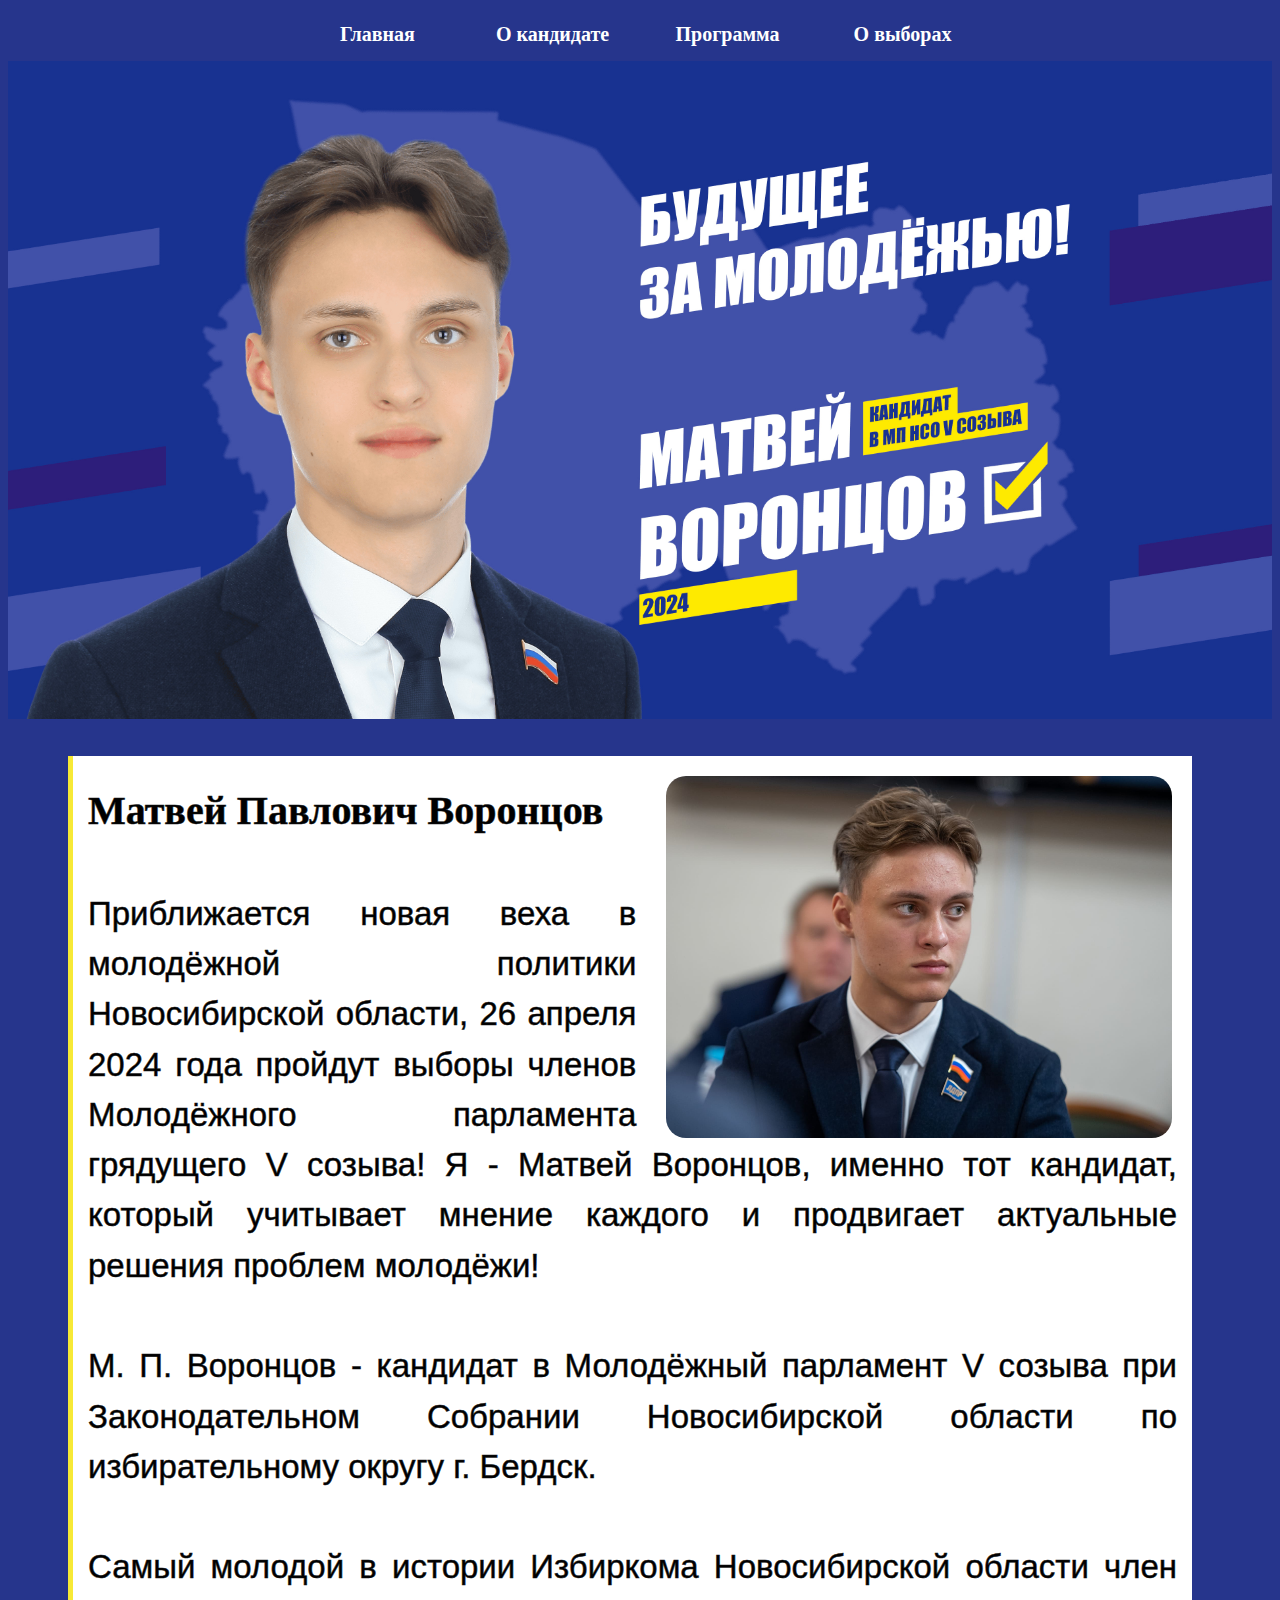
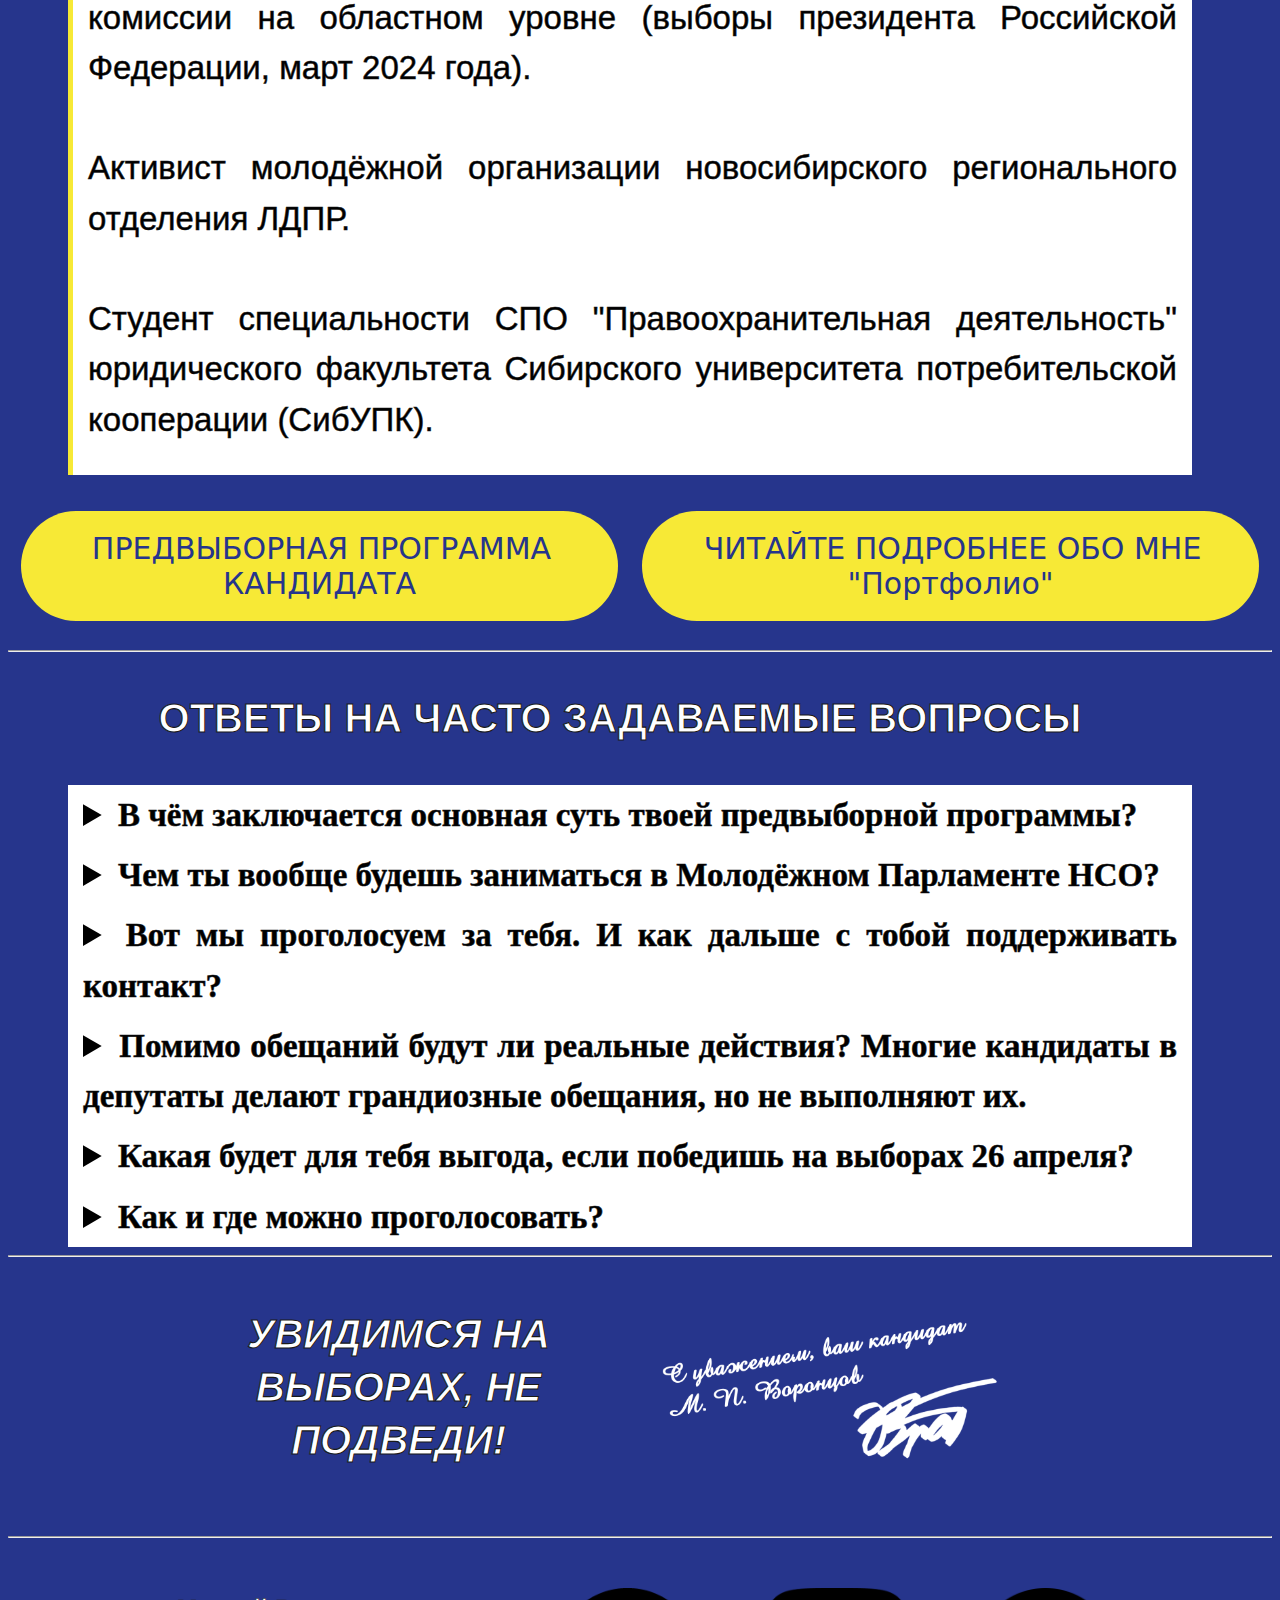
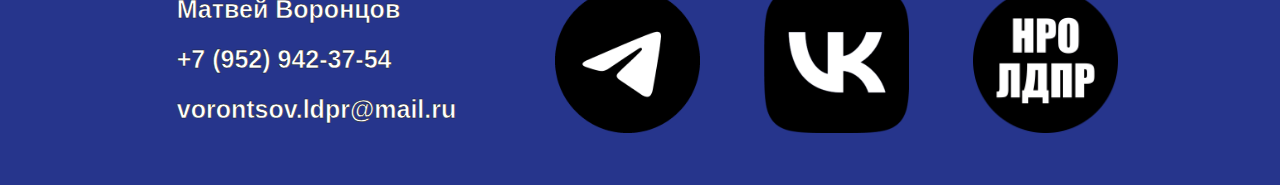
<file: index.html>
<!doctype html>
<html lang="ru">
    <head>
        <meta charset="utf-8" />
        <title>Матвей Воронцов</title>
        <link rel="shortcut icon" href="pages/img/icon.png " type="image/x-icon">
        <link rel="stylesheet" href="pages/css/style.css" />

        <ul id="navbar">
            <li><a href="https://matvey-vorontsov.ru">Главная</a></li>
            <li><a href="portfolio.html">О кандидате</a></li>
            <li><a href="program.html">Программа</a></li>
            <li><a href="elections.html">О выборах</a></li>
        </ul>

        <img src="pages/img/computer/main.jpg" class="sto_pc">
        <img src="pages/img/phone/main.jpg" class="sto_ph">

        <center>
            <ul id="navbarPhone">
                <li><a href="https://matvey-vorontsov.ru">Главная</a></li>
                <li><a href="portfolio.html">О кандидате</a></li>
                <li><a href="program.html">Программа кандидата</a></li>
                <li><a href="elections.html">Где и как голосовать</a></li>
            </ul>
        </center>
    </head>
    <body>
        <div>
            <center><a href="pages/img/avatar.JPG" target="_blank"><img src="pages/img/avatar.JPG" class="ima"></a></center>
            <p class="main_text">
                <b class="zag2">Матвей Павлович Воронцов</b><br><br>
                Приближается новая веха в молодёжной политики Новосибирской области, 26 апреля 2024 года пройдут выборы членов Молодёжного парламента грядущего V созыва! Я - Матвей Воронцов, именно тот кандидат, который учитывает мнение каждого и продвигает актуальные решения проблем молодёжи!<br><br>
                М. П. Воронцов - кандидат в Молодёжный парламент V созыва при Законодательном Собрании Новосибирской области по избирательному округу г. Бердск.
                <br><br>
                Самый молодой в истории Избиркома Новосибирской области член комиссии на областном уровне (выборы президента Российской Федерации, март 2024 года).
                <br><br>
                Активист молодёжной организации новосибирского регионального отделения ЛДПР. 
                <br><br>
                Студент специальности СПО "Правоохранительная деятельность" юридического факультета Сибирского университета потребительской кооперации (СибУПК).
            </p>
            <center>
                <table>
                    <tr>
                        <th>
                            <a href="program.html">
                            <button id="login" class="button blue">
                                <i class="fa fa-unlock"></i>
                                <span style="font-size: 30px;" class="pc_br">ПРЕДВЫБОРНАЯ ПРОГРАММА КАНДИДАТА</span>
                                <span style="font-size: 30px;" class="br_phone">ПРОГРАММА <br class="br_phone">КАНДИДАТА ВОРОНЦОВА</span>
                            </button>
                            </a>
                        </th>
                        <th>
                            <a href="portfolio.html">
                            <button id="login" class="button blue">
                                <i class="fa fa-unlock"></i>
                                <span style="font-size: 30px;" class="pc_br">ЧИТАЙТЕ ПОДРОБНЕЕ ОБО МНЕ "Портфолио"</span>
                                <span style="font-size: 30px;" class="br_phone">ЧИТАЙТЕ ПОДРОБНЕЕ <br>ОБО МНЕ "Портфолио"</span>
                            </button>
                            </a>
                        </th>
                    </tr>
                </table>
            </center>
        </div>
        <br>
        <hr>
        <div>
            <center>
                <h1><p class="zag">ОТВЕТЫ НА ЧАСТО ЗАДАВАЕМЫЕ ВОПРОСЫ</p></h1>
            </center>
            <details class="main_text2">
                <summary style="font-size: 33px;"><b>В чём заключается основная суть твоей предвыборной программы?</b></summary>
                <p>
                    Основной сутью моей предвыборной программы является 2 основополагающих пункта:<br>
                    1. Реализация постоянного и интересного досуга для молодёжи города Бердска с целью их продуктивного времяпрепровождения;<br>
                    2. Корректировка работы Молодёжного парламента Новосибирской области.<br><br>

                    Зачастую у молодёжи города Бердска может возникать вопрос: "Чем же нам заняться?". Мои предвыборные инициативы направлены именно на реализацию интересного досуга для молодых людей на постоянной основе. Предлагаемые мной проекты и мероприятия для обеспечения постоянного, а главное интересного времяпрепровождения, более чем возможно воплотить в жизнь! В отличие от моих оппонентов, которые делают экстраординарные обещания невозможные для реализации на уровне молодёжного парламента, я разрабатываю и продвигаю инициативы, которые вполне возможно реализовать на практике и которые действительно актуальны для молодёжи, что подтверждают результаты моих предвыборных встреч с избирателями!<br><br>
                    
                    Определённые мои конкуренты предлагают абсолютно неуместные для Молодёжного парламента программные тезисы, некоторые из которых не получается реализовать даже на правительственном уровне. Обещают избирателям миллионные гранты, чуть ли не каждому, при этом не раскрывая насколько это сложный процесс, который проходят лишь одни из тысяч! Моя же программа нацелена именно на сближение с избирателями и на скорейшую реализацию моих актуальных проектов, а не на создание красочной иллюзии для избирателей и привлечение их внимания "круглыми суммами".<br><br>
                
                    Актуальность моих инициатив также подтверждает тот факт, что определённые мои тезисы, используемые мной с самого начала избирательной кампании, появились в середине апреля в списках программных тезисов моих оппонентов, то есть другие кандидаты также заимствуют мои актуальные идеи, хоть и формулируя их своими словами.<br><br>

                    Переходя ко второму пункту, отмечу, что моя предвыборная программа также нацелена на пересмотр определённых аспектов деятельности Молодёжного парламента НСО. То есть мои инициативы в случае реализации поспособствуют развитию наиболее правильного вектора работы Молодёжного парламента, стимуляции его постоянной деятельности, а также огласке работы молодёжных парламентариев среди массы представителей молодого поколения.<br><br>

                    Подробнее с моей предвыборной программой вы можете ознакомиться на <a href="program.html" target="_blank">специальной странице</a>.
                </p>
            </details>
            <details class="main_text2">
                <summary style="font-size: 33px;"><b>Чем ты вообще будешь заниматься в Молодёжном Парламенте НСО?</b></summary>
                <p>
                    Помимо продвижения инициатив моей <a href="program.html">предвыборной программы</a> в Молодёжном Парламенте и их реализации на территории моего избирательного округа - я также буду являться главным представителем молодёжи города Бердска в законодательной власти Новосибирской области. Моей основной задачей будет являться представление ваших интересов в Законодательном Собрании НСО. Например, я могу вносить наши общие законопроекты и инициативы в Молодёжный Парламент. Также буду в тесной связке взаимодействовать с <a href="https://vk.com/odm_berdsk" target="_blank">Отделом по делам молодёжи</a> и другими общественными организациями Бердска для реализации интересного досуга молодёжи.
                    <br><br>
                    Приведу простые примеры:<br>
                    - на улицах Бердска службы управления плохо справляются с уборкой снега, я как депутат-молодёжник могу придать данную проблему широкой огласке, а также начать контактировать с муниципальными депутатами, а также подавать от имени депутатов Заксобрания обращения в различные инстанции для решения подобных проблем;<br>
                    - мои избиратели (например вы) захотели в Бердске мероприятие на спортивную тематику. Я совместно с депутатами муниципального уровня организую данную инициативу и мобилизую из числа активистов и молодёжи участников для данного мероприятия.
                </p>
            </details>
            <details class="main_text2">
                <summary style="font-size: 33px;"><b>Вот мы проголосуем за тебя. И как дальше с тобой поддерживать контакт?</b></summary>
                <p>
                    После встреч с молодёжными активами в рамках своего предвыборного тура я создаю общие чаты с избирателями для дальнейшей поддержки общения. В данных беседах я буду делится с потенциальными избирателями всей информацией по выборам и моей профессиональной деятельности после. В данных чатах вы можете задавать мне вопросы, предлагать свои инициативы и как-либо взаимодействовать со мной. Помните, что в случае моего избрания в Молодёжный Парламент НСО - я в первую очередь представляю вас и ваши интересы!
                    <br><br>
                    Если вдруг вы не попали ни на одну из моих предвыборных встреч, то свяжитесь со мной во <a href="https://vk.com/matvey.vorontsov" target="_blank">ВКонтакте</a> или <a href="https://t.me/matveyka_voron" target="_blank">Telegram</a>/WhatsApp: +7 (952) 942-37-54 - посредством переписки вы можете связаться со мной и обсудить все интересующие вас вопросы!              
                </p>
            </details>
            <details class="main_text2">
                <summary style="font-size: 33px;"><b>Помимо обещаний будут ли реальные действия? Многие кандидаты в депутаты делают грандиозные обещания, но не выполняют их.</b></summary>
                <p>
                    Стоит понимать, что в отличие от некоторых кандидатов на политические должности, которых интересует лишь обеспечение выгодного для себя существования в рамках капиталистического общества, мной движет идея - привнести в общество что-то новое и сделать его лучше!
                    <br><br>
                    Я являюсь выходцем из обычной среднестатистической русской семьи и не вижу для себя корыстных целей в рамках политической деятельности. Занимаюсь я политической/общественной деятельностью, так как издавна к этому лежит моя душа и я проявляю к данной сфере максимальный интерес.          
                </p>
            </details>
            <details class="main_text2">
                <summary style="font-size: 33px;"><b>Какая будет для тебя выгода, если победишь на выборах 26 апреля?</b></summary>
                <p>
                    Сразу отмечу, что материальной выгоды не будет НИКАКОЙ.<br>
                    Свою жизнь я планирую связать в дальнейшем с политикой и Молодёжный Парламент Новосибирской области для этого является отличным стартом. В статусе молодёжного парламентария я смогу начать с азов привносить ценный вклад в молодёжную политику на территории своей малой родины - города Бердска!<br><br>
                    В период трёхлетнего V созыва Молодёжного Парламента выгода моего членства в данном образовании при Законодательном Собрании Новосибирской области будет заключаться только в моей возможности работы на собственный имидж и авторитет среди избирателей города Бердска. Ведь в случае моей успешной и эффективной деятельности я буду в закономерном порядке получать лояльное отношение молодёжи и в целом граждан к своей персоне и в конечном итоге смогу в дальнейшем продвигать свою кандидатуру на выборах более серьёзного уровня, заручившись поддержкой лояльного ко мне, а главное единого и консолидированного электората!         
                </p>
            </details>
            <details class="main_text2">
                <summary style="font-size: 33px;"><b>Как и где можно проголосовать?</b></summary>
                <p>
                    Со всей информацией о выборах членов Молодёжного Парламента НСО V созыва с ответом на вопрос "где и как можно проголосовать" вы можете ознакомиться на <a href="elections.html">специальной странице</a>.
                </p>
            </details>
        </div>
        <hr>
        <div class="br_phone">
            <center>
                <p class="zagg"><i>УВИДИМСЯ НА ВЫБОРАХ, НЕ ПОДВЕДИ!</i></p></h1>
                <img src="pages/img/autograph.png" class="imaa">
            </center>
        </div>
        <div class="pc_br">
            <center>
            <table>
                <tr>
                    <th><h1><p class="zagg"><i>УВИДИМСЯ НА ВЫБОРАХ, НЕ ПОДВЕДИ!</i></p></h1></th>
                    <th><img src="pages/img/autograph.png" class="imaa"></th>
                </tr>
            </table>
            </center>
        </div>
        <!--<hr>
        <div>
            <center>
                <h1><p class="zag">ПОСЛЕДНИЕ НОВОСТИ</p></h1>
            </center>
            <center>
                <script type="text/javascript" src="https://vk.com/js/api/openapi.js?168"></script>

                <div id="vk_groups"></div>
                <script type="text/javascript">
                VK.Widgets.Group("vk_groups", {mode: 4, wide: 1, height: 400, color1: "FFFFFF", color2: "000000", color3: "5181B8"}, 225300098);
                </script>
            </center>
        </div>-->
    </body>

    <footer class="foot">
        <br class="pc_br"><hr>
        <div class="text_footer">
            <center>
            <table>
                <tr>
                    <th><p class="text_footer2">Матвей Воронцов<br>+7 (952) 942-37-54<br>vorontsov.ldpr@mail.ru</p></th>
                    <th><a href="https://t.me/karmanny_politik" target="_blank"><img src="pages/img/logo_tg.png" class="ima_but"></a></th>
                    <th><a href="https://vk.com/matvey.vorontsov" target="_blank"><img src="pages/img/logo_vk.png" class="ima_but"></a></th>
                    <th><a href="https://vk.com/ldpr54rus" target="_blank"><img src="pages/img/logo_nro_ldpr.png" class="ima_but"></a></th>
                </tr>
                <tr>
                <td></td><td></td></tr>
            </table>
            </center>
        </div>
    </footer>

</html>
</file>
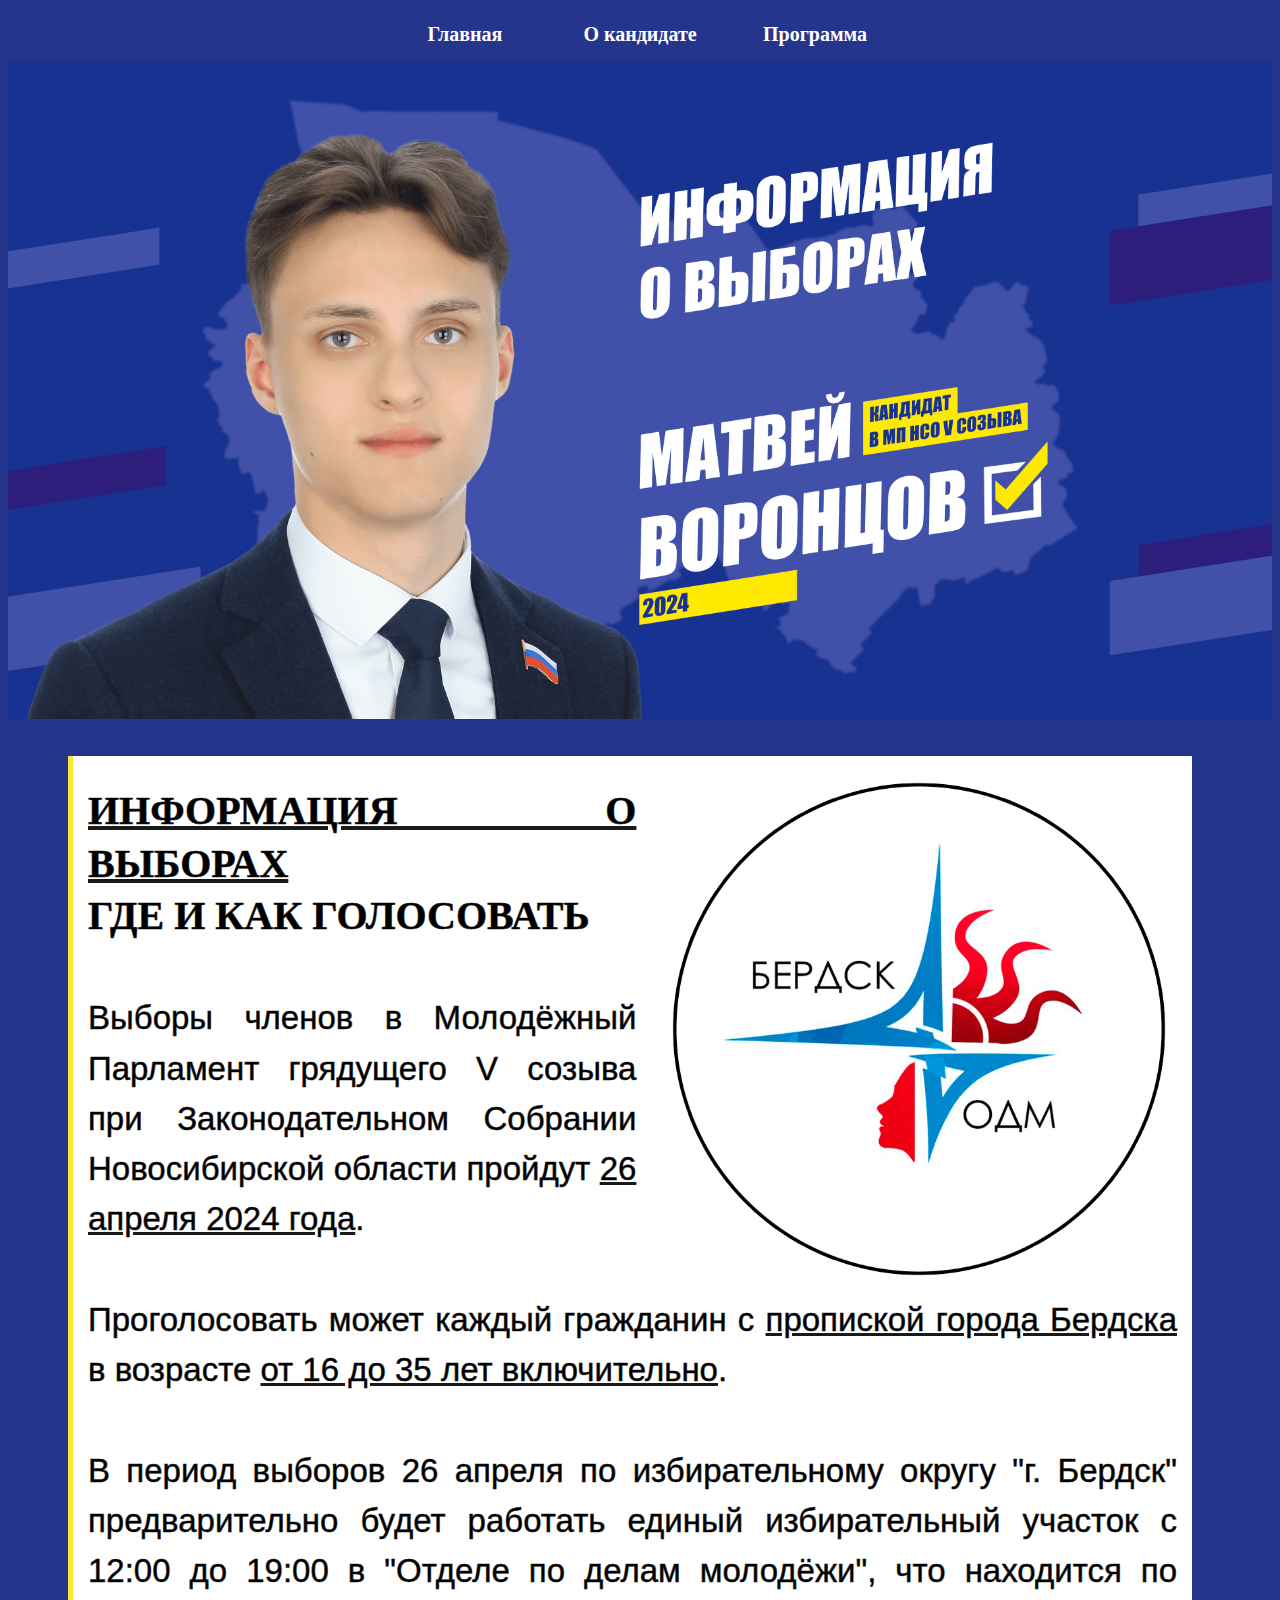
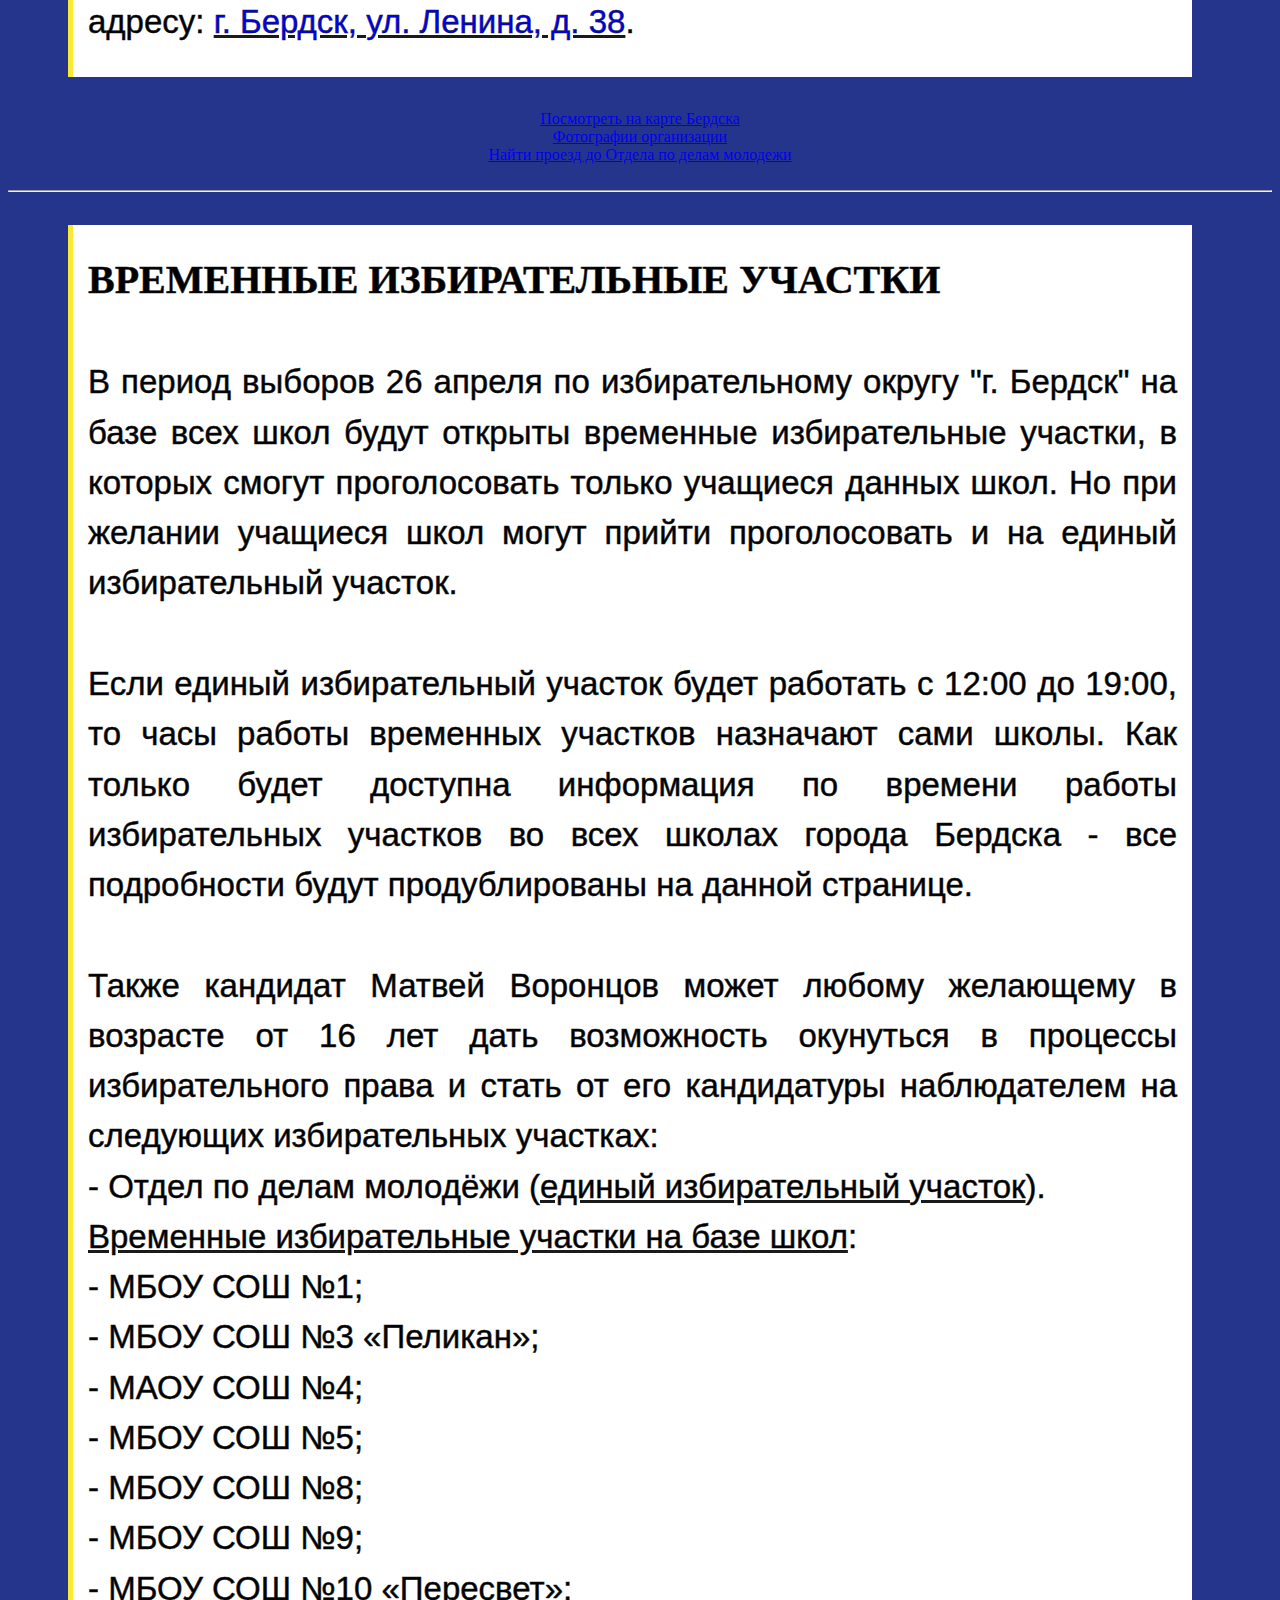
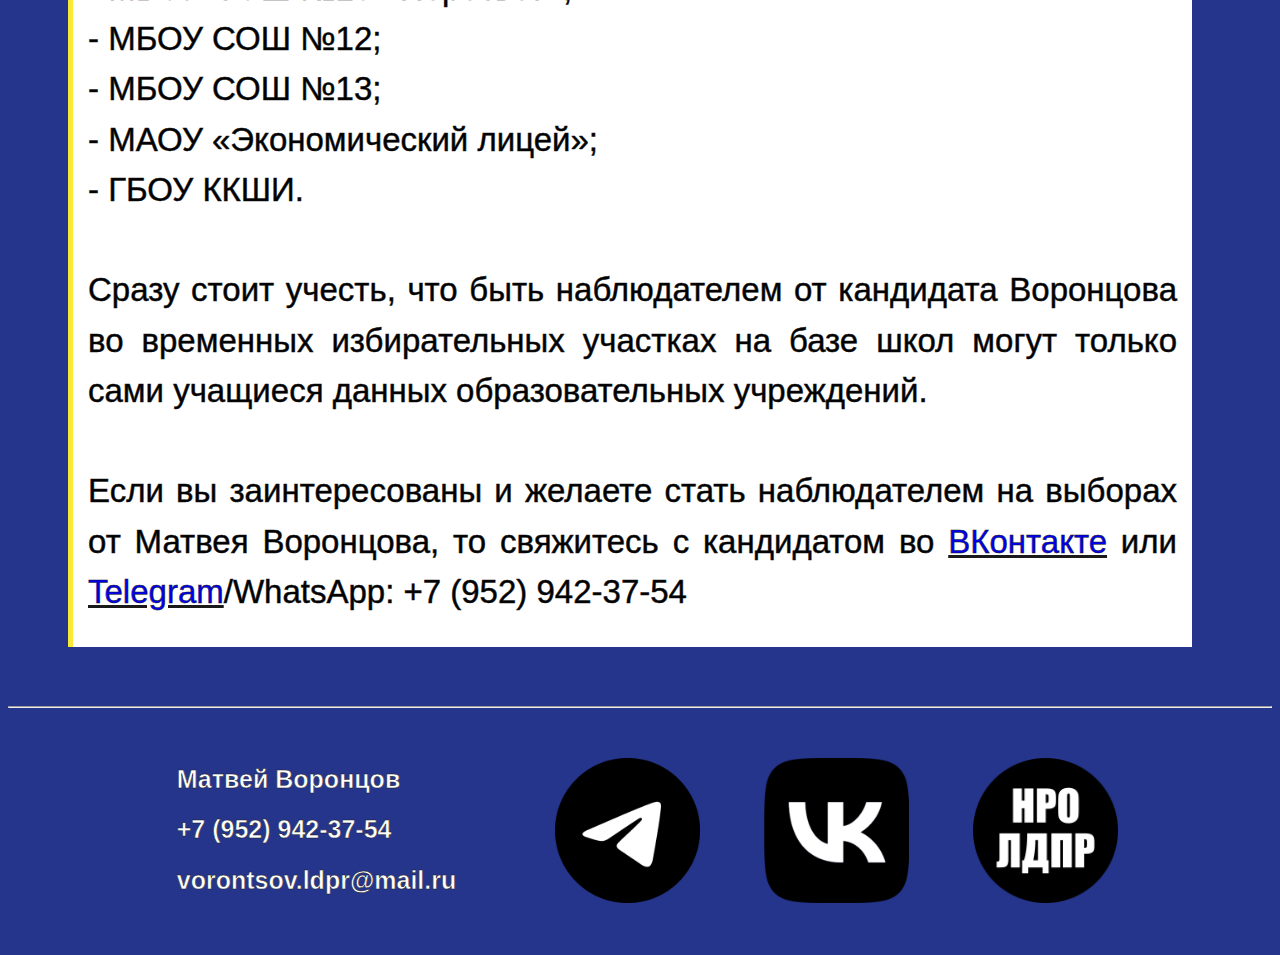
<file: elections.html>
<!doctype html>
<html lang="ru">
    <head>
        <meta charset="utf-8" />
        <title>О выборах</title>
        <link rel="shortcut icon" href="pages/img/icon.png " type="image/x-icon">
        <link rel="stylesheet" href="pages/css/style.css" />

        <ul id="navbar">
            <li><a href="https://matvey-vorontsov.ru">Главная</a></li>
            <li><a href="portfolio.html">О кандидате</a></li>
            <li><a href="program.html">Программа</a></li>
        </ul>

        <img src="pages/img/computer/elections.jpg" class="sto_pc">
        <img src="pages/img/phone/elections.jpg" class="sto_ph">

        <center>
            <ul id="navbarPhone">
                <li><a href="https://matvey-vorontsov.ru">Главная</a></li>
                <li><a href="portfolio.html">О кандидате</a></li>
                <li><a href="program.html">Программа кандидата</a></li>
            </ul>
        </center>
    </head>
    <body>
        <div>
            <center><a class="pc_br"><img src="pages/img/odm.png" class="ima"></a></center>
            <p class="main_text">
                <b class="zag2"><u>ИНФОРМАЦИЯ О ВЫБОРАХ</u><br>ГДЕ И КАК ГОЛОСОВАТЬ</b><br><br>
                Выборы членов в Молодёжный Парламент грядущего V созыва при Законодательном Собрании Новосибирской области пройдут <u>26 апреля 2024 года</u>.<br><br>
                Проголосовать может каждый гражданин с <u>пропиской города Бердска</u> в возрасте <u>от 16 до 35 лет включительно</u>.<br><br>
                В период выборов 26 апреля по избирательному округу "г. Бердск" предварительно будет работать единый избирательный участок с 12:00 до 19:00 в "Отделе по делам молодёжи", что находится по адресу: <a href="https://yandex.ru/maps/-/CDRsaKnk" target="_blank">г. Бердск, ул. Ленина, д. 38</a>.
            </p>
            <center><a class="dg-widget-link" href="http://2gis.ru/novosibirsk/firm/141265769670313/center/83.09953451156618,54.7620885211798/zoom/16?utm_medium=widget-source&utm_campaign=firmsonmap&utm_source=bigMap">Посмотреть на карте Бердска</a><div class="dg-widget-link"><a href="http://2gis.ru/novosibirsk/firm/141265769670313/photos/141265769670313/center/83.09953451156618,54.7620885211798/zoom/17?utm_medium=widget-source&utm_campaign=firmsonmap&utm_source=photos">Фотографии организации</a></div><div class="dg-widget-link"><a href="http://2gis.ru/novosibirsk/center/83.099365,54.761718/zoom/16/routeTab/rsType/bus/to/83.099365,54.761718╎Отдел по делам молодежи?utm_medium=widget-source&utm_campaign=firmsonmap&utm_source=route">Найти проезд до Отдела по делам молодежи</a></div><script charset="utf-8" src="https://widgets.2gis.com/js/DGWidgetLoader.js"></script><script charset="utf-8">new DGWidgetLoader({"width":900,"height":600,"borderColor":"#a3a3a3","pos":{"lat":54.7620885211798,"lon":83.09953451156618,"zoom":16},"opt":{"city":"novosibirsk"},"org":[{"id":"141265769670313"}]});</script><noscript style="color:#c00;font-size:16px;font-weight:bold;">Виджет карты использует JavaScript. Включите его в настройках вашего браузера.</noscript></center>
        </div>
        <br>
        <hr>
        <div>
            <p class="main_text">
                <b class="zag2">ВРЕМЕННЫЕ ИЗБИРАТЕЛЬНЫЕ УЧАСТКИ</b><br><br>
                В период выборов 26 апреля по избирательному округу "г. Бердск" на базе всех школ будут открыты временные избирательные участки, в которых смогут проголосовать только учащиеся данных школ. Но при желании учащиеся школ могут прийти проголосовать и на единый избирательный участок.<br><br>
                Если единый избирательный участок будет работать с 12:00 до 19:00, то часы работы временных участков назначают сами школы. Как только будет доступна информация по времени работы избирательных участков во всех школах города Бердска - все подробности будут продублированы на данной странице.<br><br>
                Также кандидат Матвей Воронцов может любому желающему в возрасте от 16 лет дать возможность окунуться в процессы избирательного права и стать от его кандидатуры наблюдателем на следующих избирательных участках:<br>
                - Отдел по делам молодёжи (<u>единый избирательный участок</u>).<br>
                <u>Временные избирательные участки на базе школ</u>:<br>
                - МБОУ СОШ №1;<br>
                - МБОУ СОШ №3 «Пеликан»;<br>
                - МАОУ СОШ №4;<br>
                - МБОУ СОШ №5;<br>
                - МБОУ СОШ №8;<br>
                - МБОУ СОШ №9;<br>
                - МБОУ СОШ №10 «Пересвет»;<br>
                - МБОУ СОШ №12;<br>
                - МБОУ СОШ №13;<br>
                - МАОУ «Экономический лицей»;<br>
                - ГБОУ ККШИ.<br><br>
                Сразу стоит учесть, что быть наблюдателем от кандидата Воронцова во временных избирательных участках на базе школ могут только сами учащиеся данных образовательных учреждений.<br><br>
                Если вы заинтересованы и желаете стать наблюдателем на выборах от Матвея Воронцова, то свяжитесь с кандидатом во <a href="https://vk.com/matvey.vorontsov" target="_blank">ВКонтакте</a> или <a href="https://t.me/matveyka_voron" target="_blank">Telegram</a>/WhatsApp: +7 (952) 942-37-54
            </p>
        </div>
    </body>

    <footer class="foot">
        <br class="pc_br"><hr>
        <div class="text_footer">
            <center>
            <table>
                <tr>
                    <th><p class="text_footer2">Матвей Воронцов<br>+7 (952) 942-37-54<br>vorontsov.ldpr@mail.ru</p></th>
                    <th><a href="https://t.me/karmanny_politik" target="_blank"><img src="pages/img/logo_tg.png" class="ima_but"></a></th>
                    <th><a href="https://vk.com/matvey.vorontsov" target="_blank"><img src="pages/img/logo_vk.png" class="ima_but"></a></th>
                    <th><a href="https://vk.com/ldpr54rus" target="_blank"><img src="pages/img/logo_nro_ldpr.png" class="ima_but"></a></th>
                </tr>
                <tr>
                <td></td><td></td></tr>
            </table>
            </center>
        </div>
    </footer>

</html>
</file>
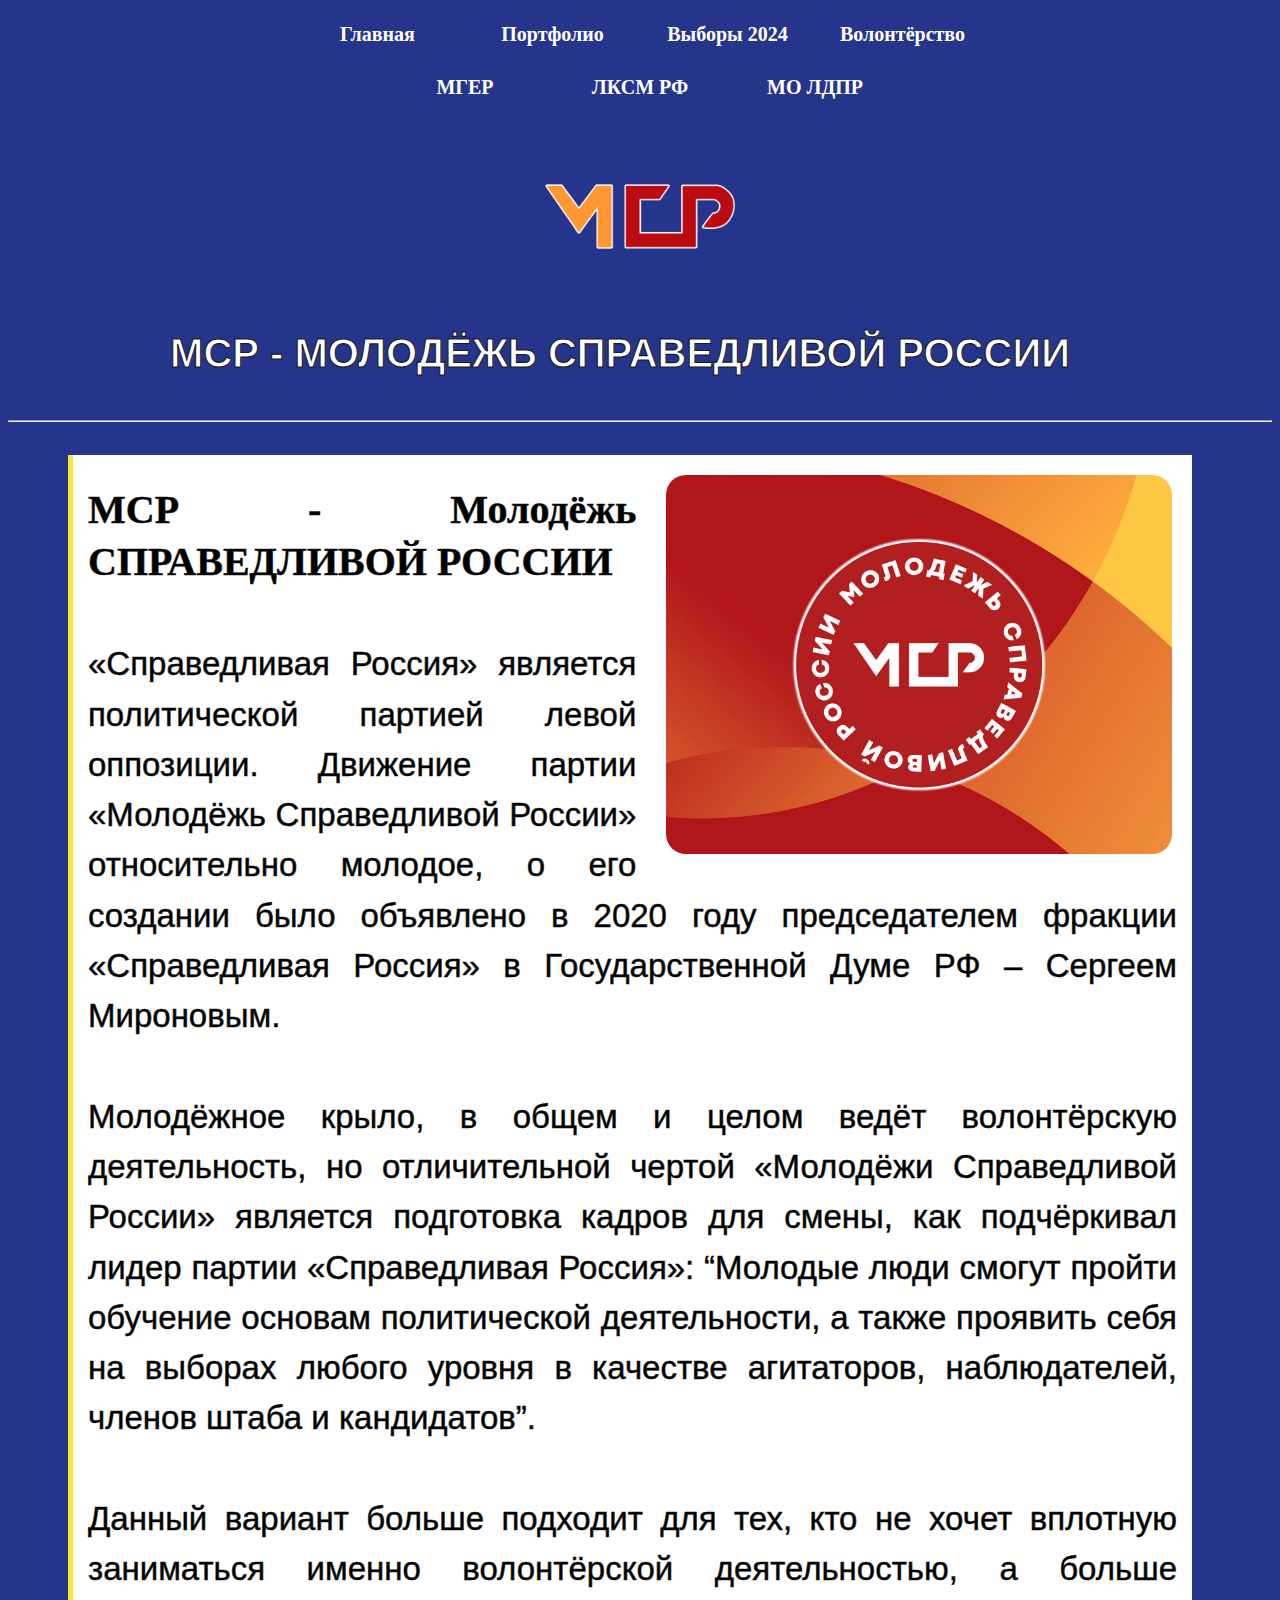
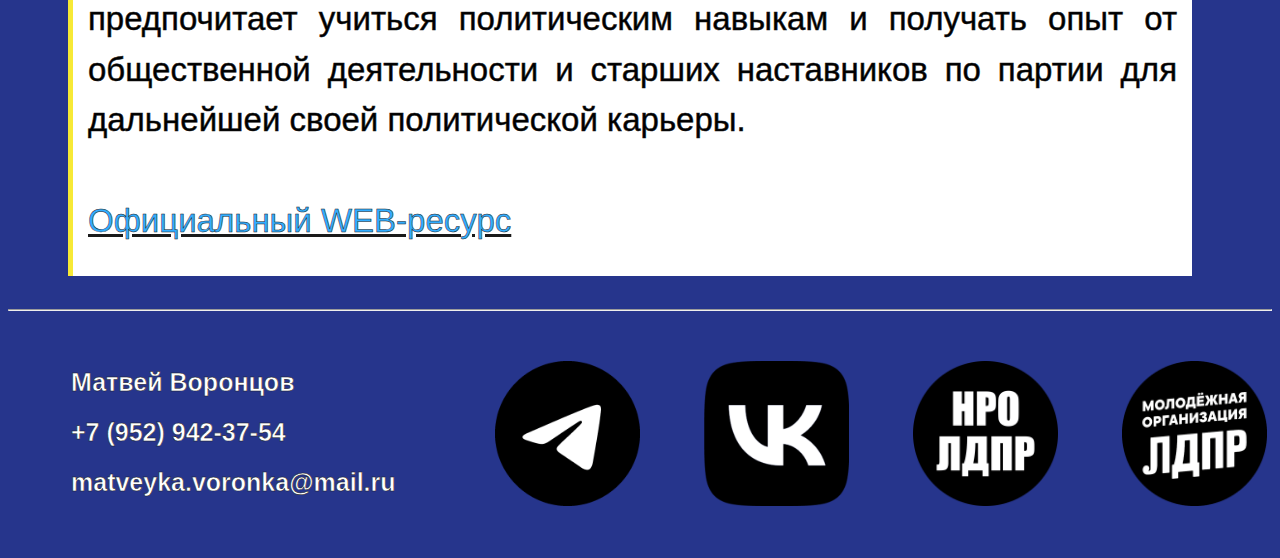
<file: mger — копия.html>
<!doctype html>
<html lang="ru">
    <head>
        <meta charset="utf-8" />
        <title>МСР - Молодёжь СПРАВЕДЛИВОЙ РОССИИ</title>
        <link rel="shortcut icon" href="pages/img/icon.ico " type="image/x-icon">
        <link rel="stylesheet" href="pages/css/style.css" />

        <ul id="navbar">
            <li><a href="https://matvey-vorontsov.ru">Главная</a></li>
            <li><a href="portfolio.html">Портфолио</a></li>
            <li><a href="">Выборы 2024</a></li>
            <li><a href="volunteers.html">Волонтёрство</a></li>
        </ul>
        <ul id="navbar">
            <li><a href="mger.html">МГЕР</a></li>
            <li><a href="lksm.html">ЛКСМ РФ</a></li>
            <li><a href="molodej_ldpr.html">МО ЛДПР</a></li>
        </ul>
        <br class="pc_br"><br>

        <center>
            <img src="pages/img/Молодёжь_Справедливой_России_логотип.png" id="main_img">  
            <h1><p class="zag">МСР - МОЛОДЁЖЬ СПРАВЕДЛИВОЙ РОССИИ</p></h1>
        </center>

        <center>
            <ul id="navbarPhone">
                <li><a href="https://matvey-vorontsov.ru">Главная</a></li>
                <li><a href="portfolio.html">Портфолио</a></li>
                <li><a href="">Выборы 2024</a></li>
                <li><a href="volunteers.html">Волонтёрство</a></li>
            </ul>
            <ul id="navbarPhone">
                <li><a href="mger.html">МГЕР</a></li>
                <li><a href="lksm.html">ЛКСМ РФ</a></li>
                <li><a href="molodej_ldpr.html">МО ЛДПР</a></li>
            </ul>
            <hr>
        </center>
    </head>
    <body>
        <div>
            <center><img src="pages/img/msr_logo.jpg" class="ima"></center>
            <p class="main_text">
                <b class="zag2">МСР - Молодёжь СПРАВЕДЛИВОЙ РОССИИ</b><br><br>
                «Справедливая Россия» является политической партией левой оппозиции. Движение партии «Молодёжь Справедливой России» относительно молодое, о его создании было объявлено в 2020 году председателем фракции «Справедливая Россия» в Государственной Думе РФ – Сергеем Мироновым.<br><br>

                Молодёжное крыло, в общем и целом ведёт волонтёрскую деятельность, но отличительной чертой «Молодёжи Справедливой России» является подготовка кадров для смены, как подчёркивал лидер партии «Справедливая Россия»: “Молодые люди смогут пройти обучение основам политической деятельности, а также проявить себя на выборах любого уровня в качестве агитаторов, наблюдателей, членов штаба и кандидатов”.<br><br>

                Данный вариант больше подходит для тех, кто не хочет вплотную заниматься именно волонтёрской деятельностью, а больше предпочитает учиться политическим навыкам и получать опыт от общественной деятельности и старших наставников по партии для дальнейшей своей политической карьеры.<br><br>

                <a href="https://vk.com/msr.spravedlivo" target="_blank" style="color: #33ADFF;">Официальный WEB-ресурс</a>
            </p>
        </div>
    </body>

    <footer class="foot">
        <hr>
        <div class="text_footer">
            <center>
            <table>
                <tr>
                    <th><p class="text_footer2">Матвей Воронцов<br>+7 (952) 942-37-54<br>matveyka.voronka@mail.ru</p></th>
                    <th><a href="https://t.me/karmanny_politik" target="_blank"><img src="pages/img/logo_tg.png" class="ima_but"></a></th>
                    <th><a href="https://vk.com/matvey.vorontsov" target="_blank"><img src="pages/img/logo_vk.png" class="ima_but"></a></th>
                    <th><a href="https://vk.com/ldpr54rus" target="_blank"><img src="pages/img/logo_nro_ldpr.png" class="ima_but"></a></th>
                    <th class="ne"><a href="https://vk.com/molodejldpr" target="_blank"><img src="pages/img/logo_junior_ldpr.png" class="ima_but"></a></th>
                </tr>
                <tr>
                <td></td><td></td></tr>
            </table>
            </center>
        </div>
    </footer>

</html>
</file>
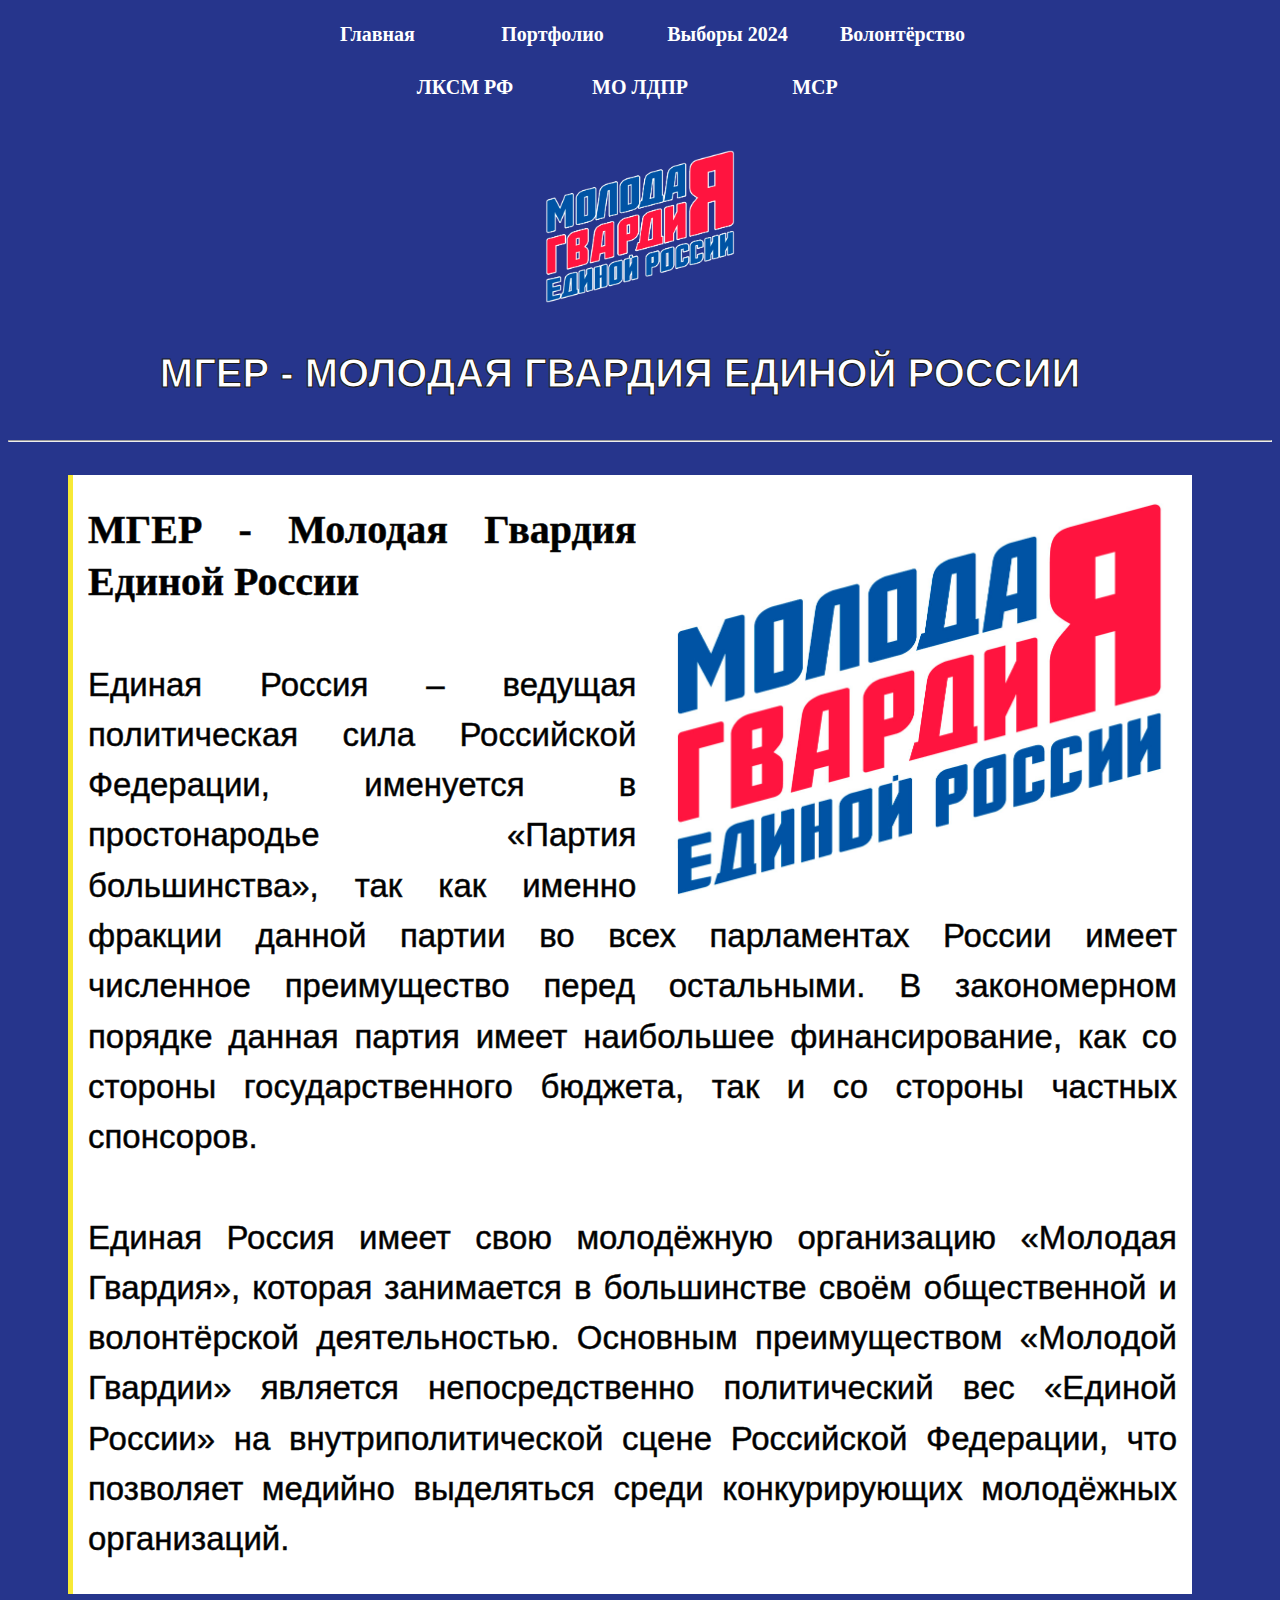
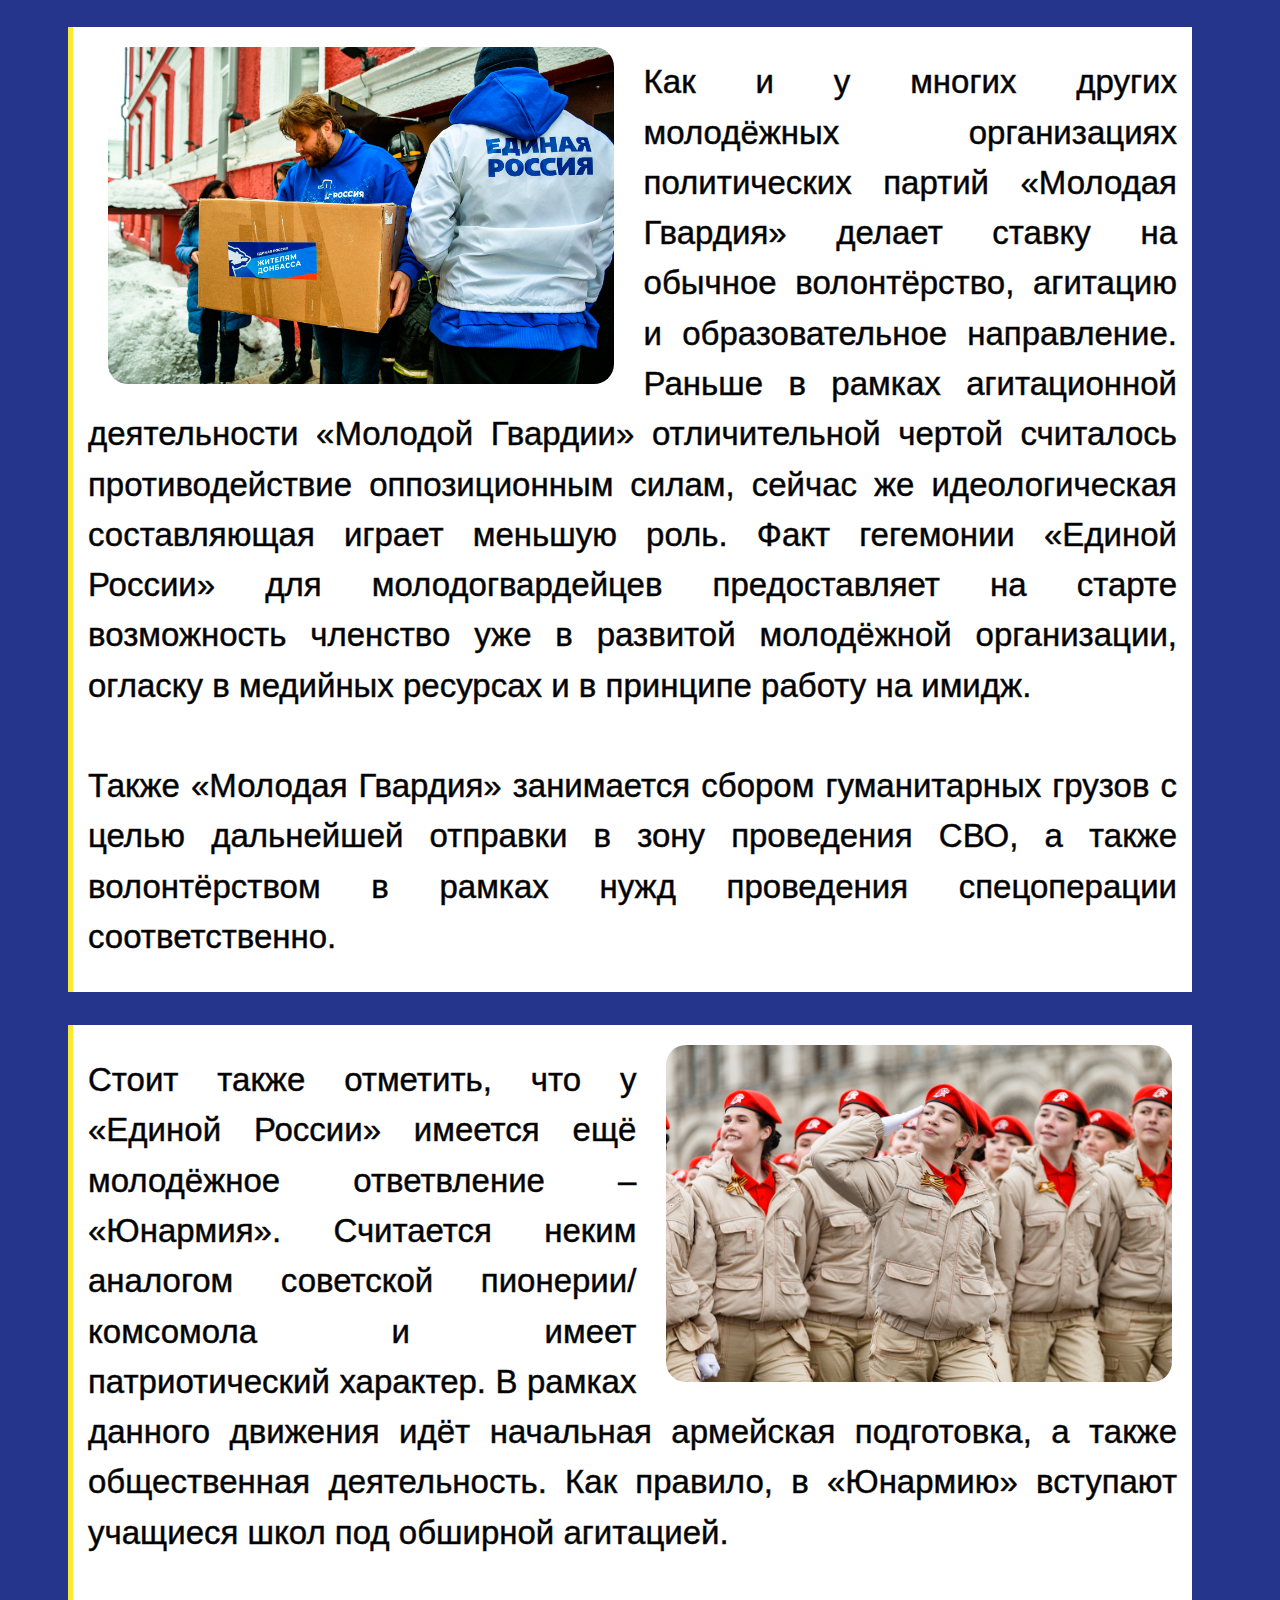
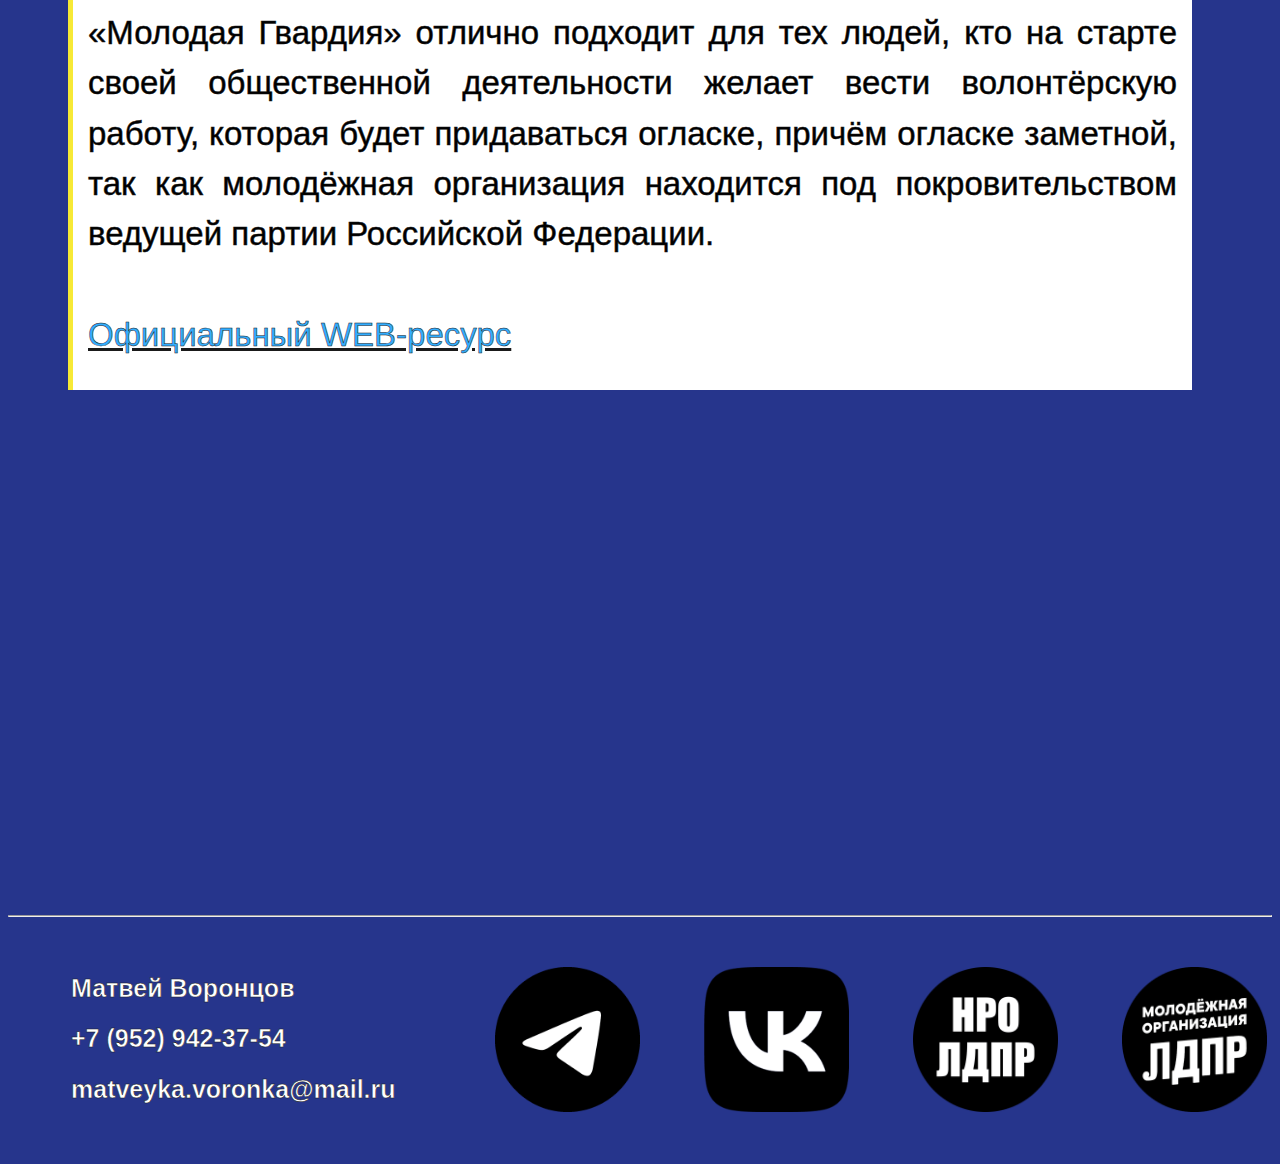
<file: mger.html>
<!doctype html>
<html lang="ru">
    <head>
        <meta charset="utf-8" />
        <title>МГЕР - Молодая Гвардия Единой России</title>
        <link rel="shortcut icon" href="pages/img/icon.png " type="image/x-icon">
        <link rel="stylesheet" href="pages/css/style.css" />

        <ul id="navbar">
            <li><a href="https://matvey-vorontsov.ru">Главная</a></li>
            <li><a href="portfolio.html">Портфолио</a></li>
            <li><a href="">Выборы 2024</a></li>
            <li><a href="volunteers.html">Волонтёрство</a></li>
        </ul>
        <ul id="navbar">
            <li><a href="lksm.html">ЛКСМ РФ</a></li>
            <li><a href="molodej_ldpr.html">МО ЛДПР</a></li>
            <li><a href="msr.html">МСР</a></li>
        </ul>
        <br class="pc_br"><br>

        <center>
            <img src="pages/img/Молодая Гвардия ЕР.png" id="main_img">  
            <h1><p class="zag">МГЕР - МОЛОДАЯ ГВАРДИЯ ЕДИНОЙ РОССИИ</p></h1>
        </center>

        <center>
            <ul id="navbarPhone">
                <li><a href="https://matvey-vorontsov.ru">Главная</a></li>
                <li><a href="portfolio.html">Портфолио</a></li>
                <li><a href="">Выборы 2024</a></li>
                <li><a href="volunteers.html">Волонтёрство</a></li>
            </ul>
            <ul id="navbarPhone">
                <li><a href="lksm.html">ЛКСМ РФ</a></li>
                <li><a href="molodej_ldpr.html">МО ЛДПР</a></li>
                <li><a href="msr.html">МСР</a></li>
            </ul>
            <hr>
        </center>
    </head>
    <body>
        <div>
            <center><img src="pages/img/mger_logo.jpg" class="ima"></center>
            <p class="main_text">
                <b class="zag2">МГЕР - Молодая Гвардия Единой России</b><br><br>
                Единая Россия – ведущая политическая сила Российской Федерации, именуется в простонародье «Партия большинства», так как именно фракции данной партии во всех парламентах России имеет численное преимущество перед остальными. В закономерном порядке данная партия имеет наибольшее финансирование, как со стороны государственного бюджета, так и со стороны частных спонсоров.<br><br>

                Единая Россия имеет свою молодёжную организацию «Молодая Гвардия», которая занимается в большинстве своём общественной и волонтёрской деятельностью. Основным преимуществом «Молодой Гвардии» является непосредственно политический вес «Единой России» на внутриполитической сцене Российской Федерации, что позволяет медийно выделяться среди конкурирующих молодёжных организаций.
            </p>
            <center><img src="pages/img/mger_volunteers.jpg" class="ima2"></center>
            <p class="main_text">
                Как и у многих других молодёжных организациях политических партий «Молодая Гвардия» делает ставку на обычное волонтёрство, агитацию и образовательное направление. Раньше в рамках агитационной деятельности «Молодой Гвардии» отличительной чертой считалось противодействие оппозиционным силам, сейчас же идеологическая составляющая играет меньшую роль. Факт гегемонии «Единой России» для молодогвардейцев предоставляет на старте возможность членство уже в развитой молодёжной организации, огласку в медийных ресурсах и в принципе работу на имидж.<br><br>

                Также «Молодая Гвардия» занимается сбором гуманитарных грузов с целью дальнейшей отправки в зону проведения СВО, а также волонтёрством в рамках нужд проведения спецоперации соответственно.
            </p>
            <center><img src="pages/img/yunarmy.jpg" class="ima"></center>
            <p class="main_text">
                Стоит также отметить, что у «Единой России» имеется ещё молодёжное ответвление – «Юнармия». Считается неким аналогом советской пионерии/комсомола и имеет патриотический характер. В рамках данного движения идёт начальная армейская подготовка, а также общественная деятельность. Как правило, в «Юнармию» вступают учащиеся школ под обширной агитацией.<br><br>

                «Молодая Гвардия» отлично подходит для тех людей, кто на старте своей общественной деятельности желает вести волонтёрскую работу, которая будет придаваться огласке, причём огласке заметной, так как молодёжная организация находится под покровительством ведущей партии Российской Федерации.<br><br>

                <a href="https://mger.ru" target="_blank" style="color: #33ADFF;">Официальный WEB-ресурс</a>
            </p>
        </div>
        <center>
            <iframe src="https://vk.com/video_ext.php?oid=444944367&id=456240334&hd=2" width="853" height="480" allow="autoplay; encrypted-media; fullscreen; picture-in-picture;" frameborder="0" allowfullscreen></iframe>
        </center>
    </body>

    <footer class="foot">
        <hr>
        <div class="text_footer">
            <center>
            <table>
                <tr>
                    <th><p class="text_footer2">Матвей Воронцов<br>+7 (952) 942-37-54<br>matveyka.voronka@mail.ru</p></th>
                    <th><a href="https://t.me/karmanny_politik" target="_blank"><img src="pages/img/logo_tg.png" class="ima_but"></a></th>
                    <th><a href="https://vk.com/matvey.vorontsov" target="_blank"><img src="pages/img/logo_vk.png" class="ima_but"></a></th>
                    <th><a href="https://vk.com/ldpr54rus" target="_blank"><img src="pages/img/logo_nro_ldpr.png" class="ima_but"></a></th>
                    <th class="ne"><a href="https://vk.com/molodejldpr" target="_blank"><img src="pages/img/logo_junior_ldpr.png" class="ima_but"></a></th>
                </tr>
                <tr>
                <td></td><td></td></tr>
            </table>
            </center>
        </div>
    </footer>

</html>
</file>
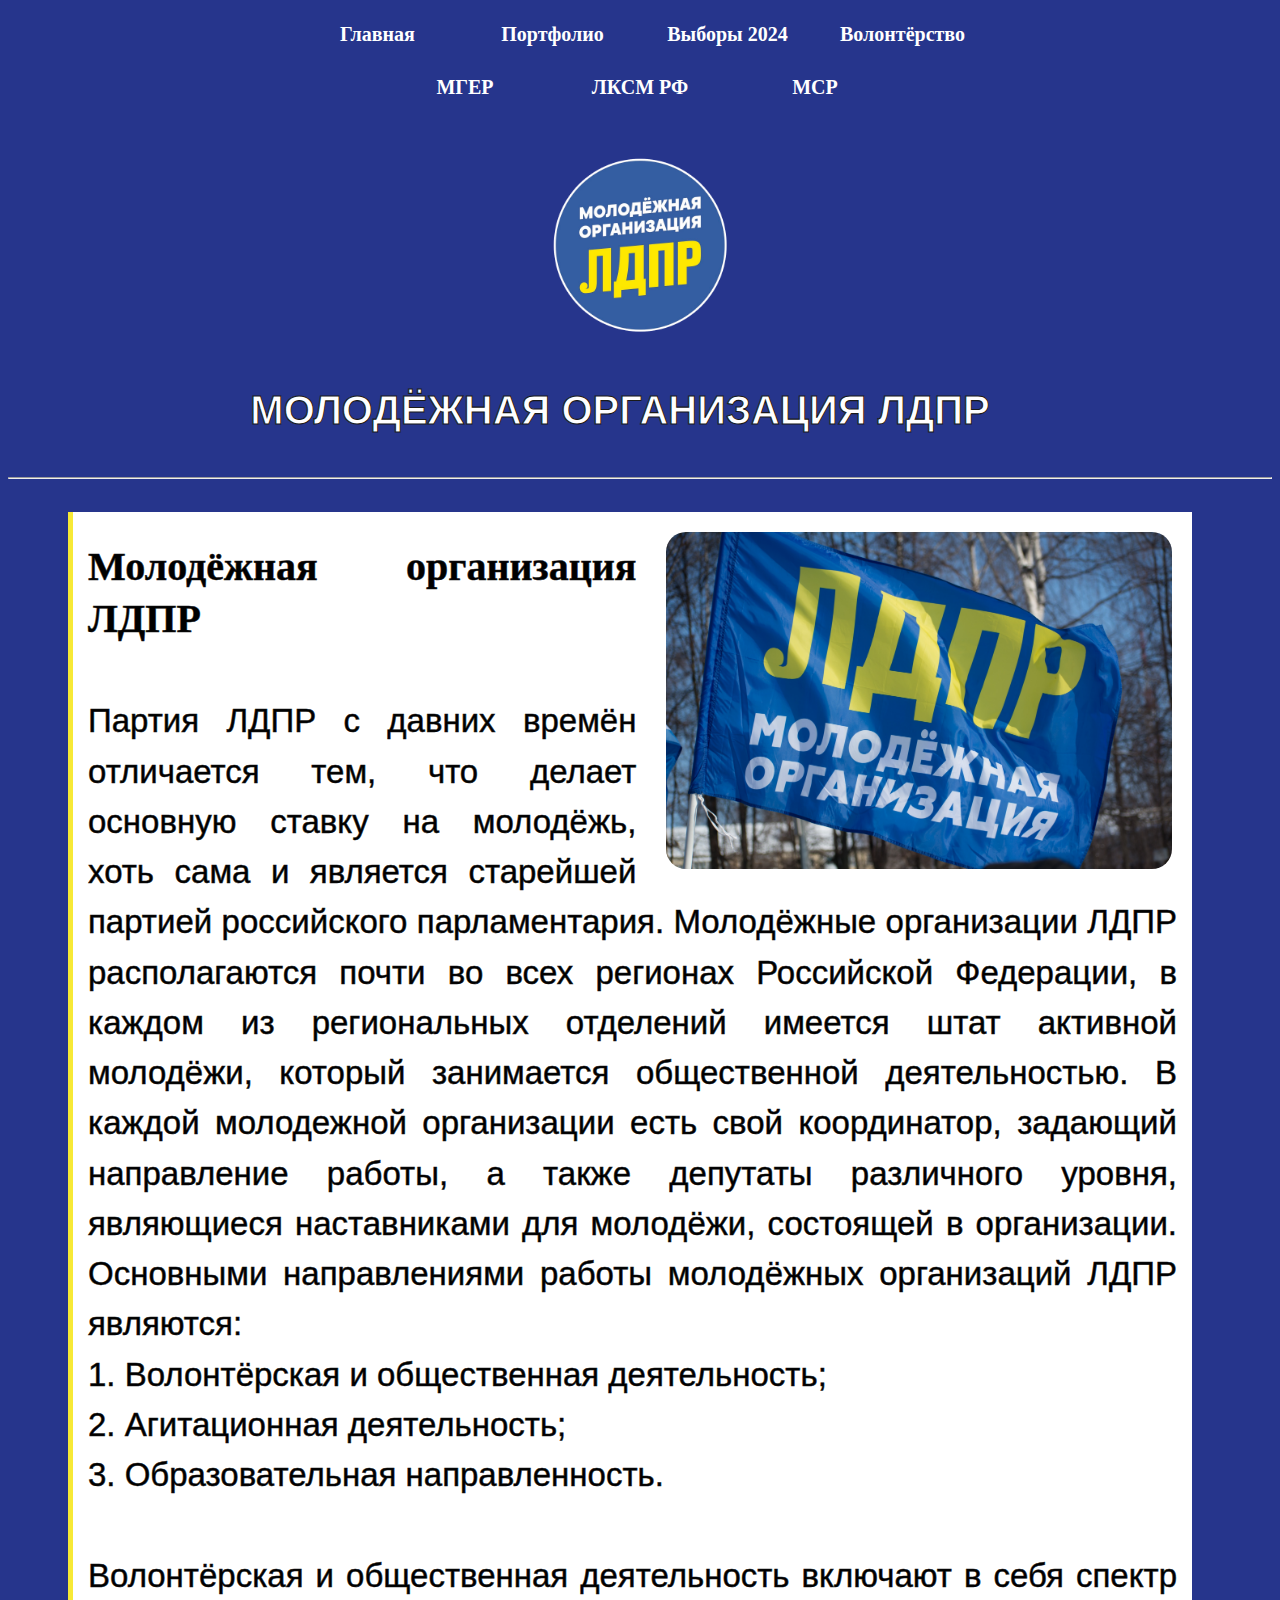
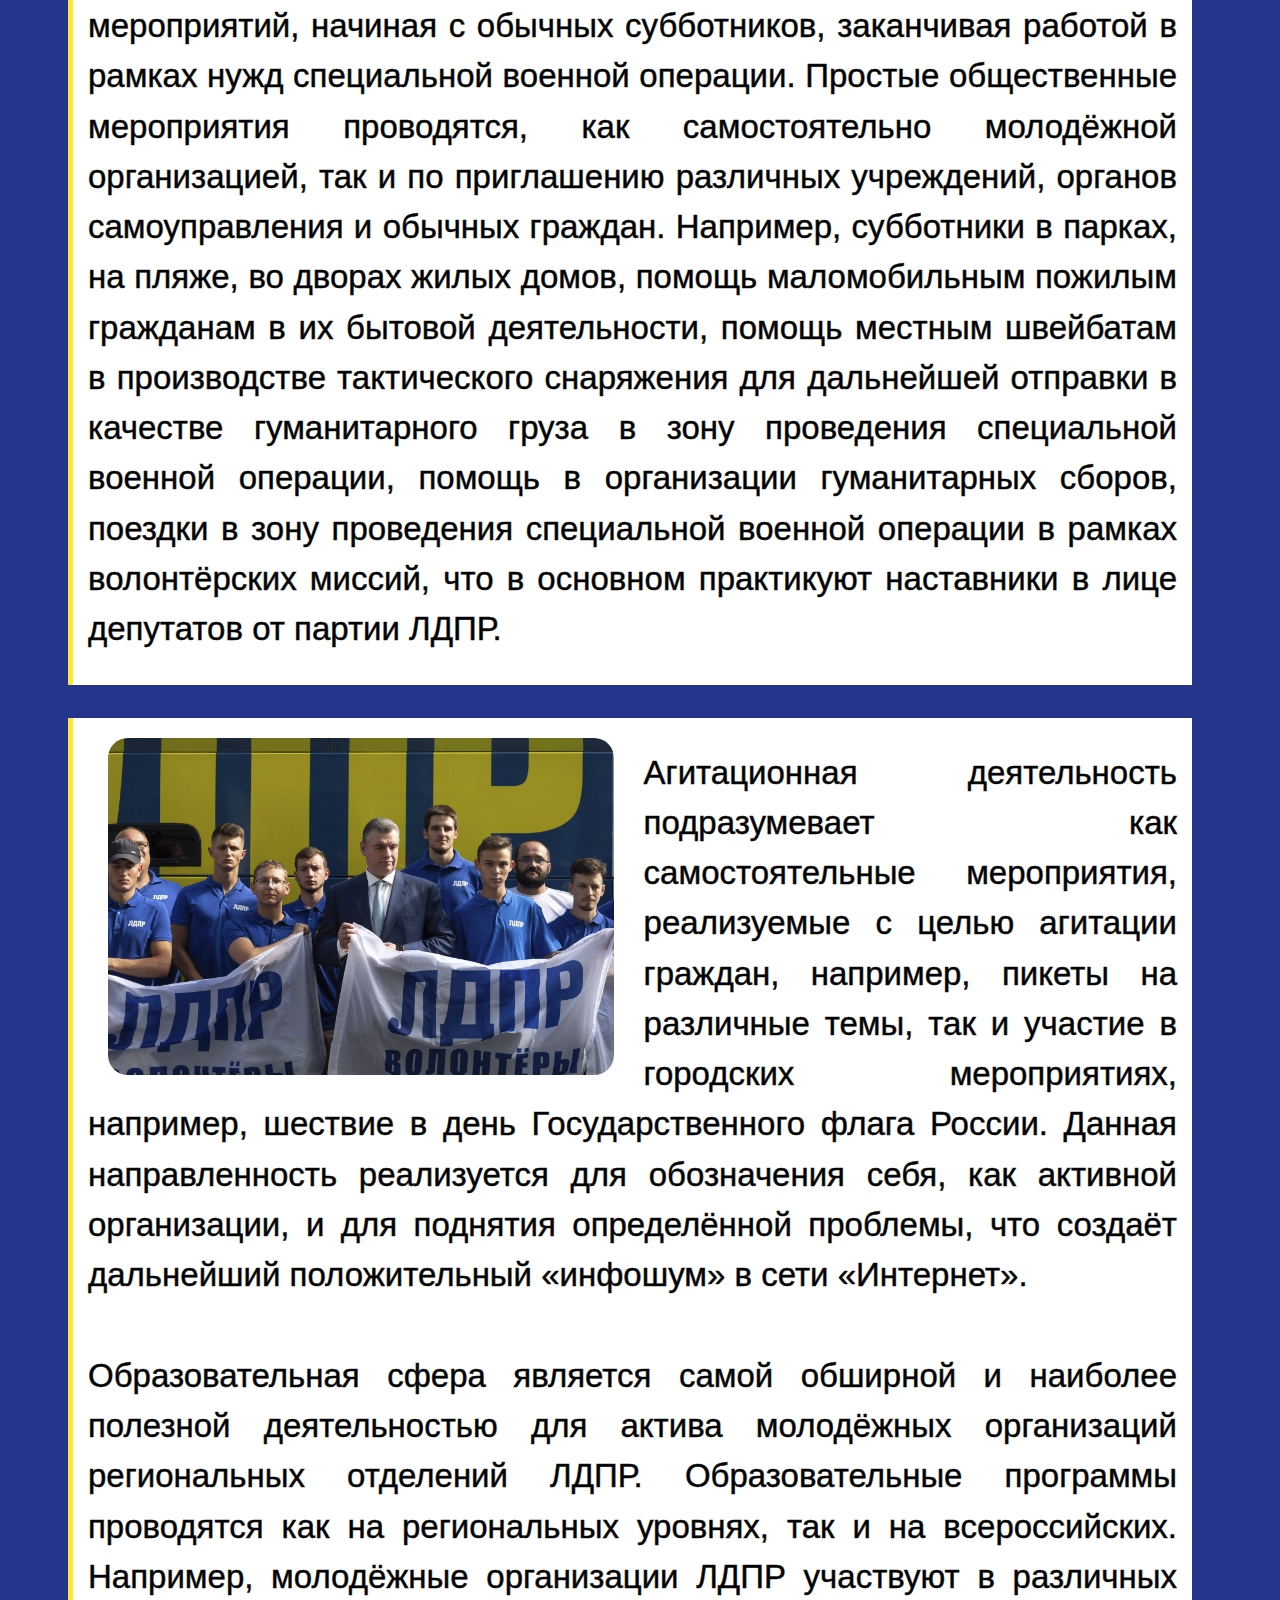
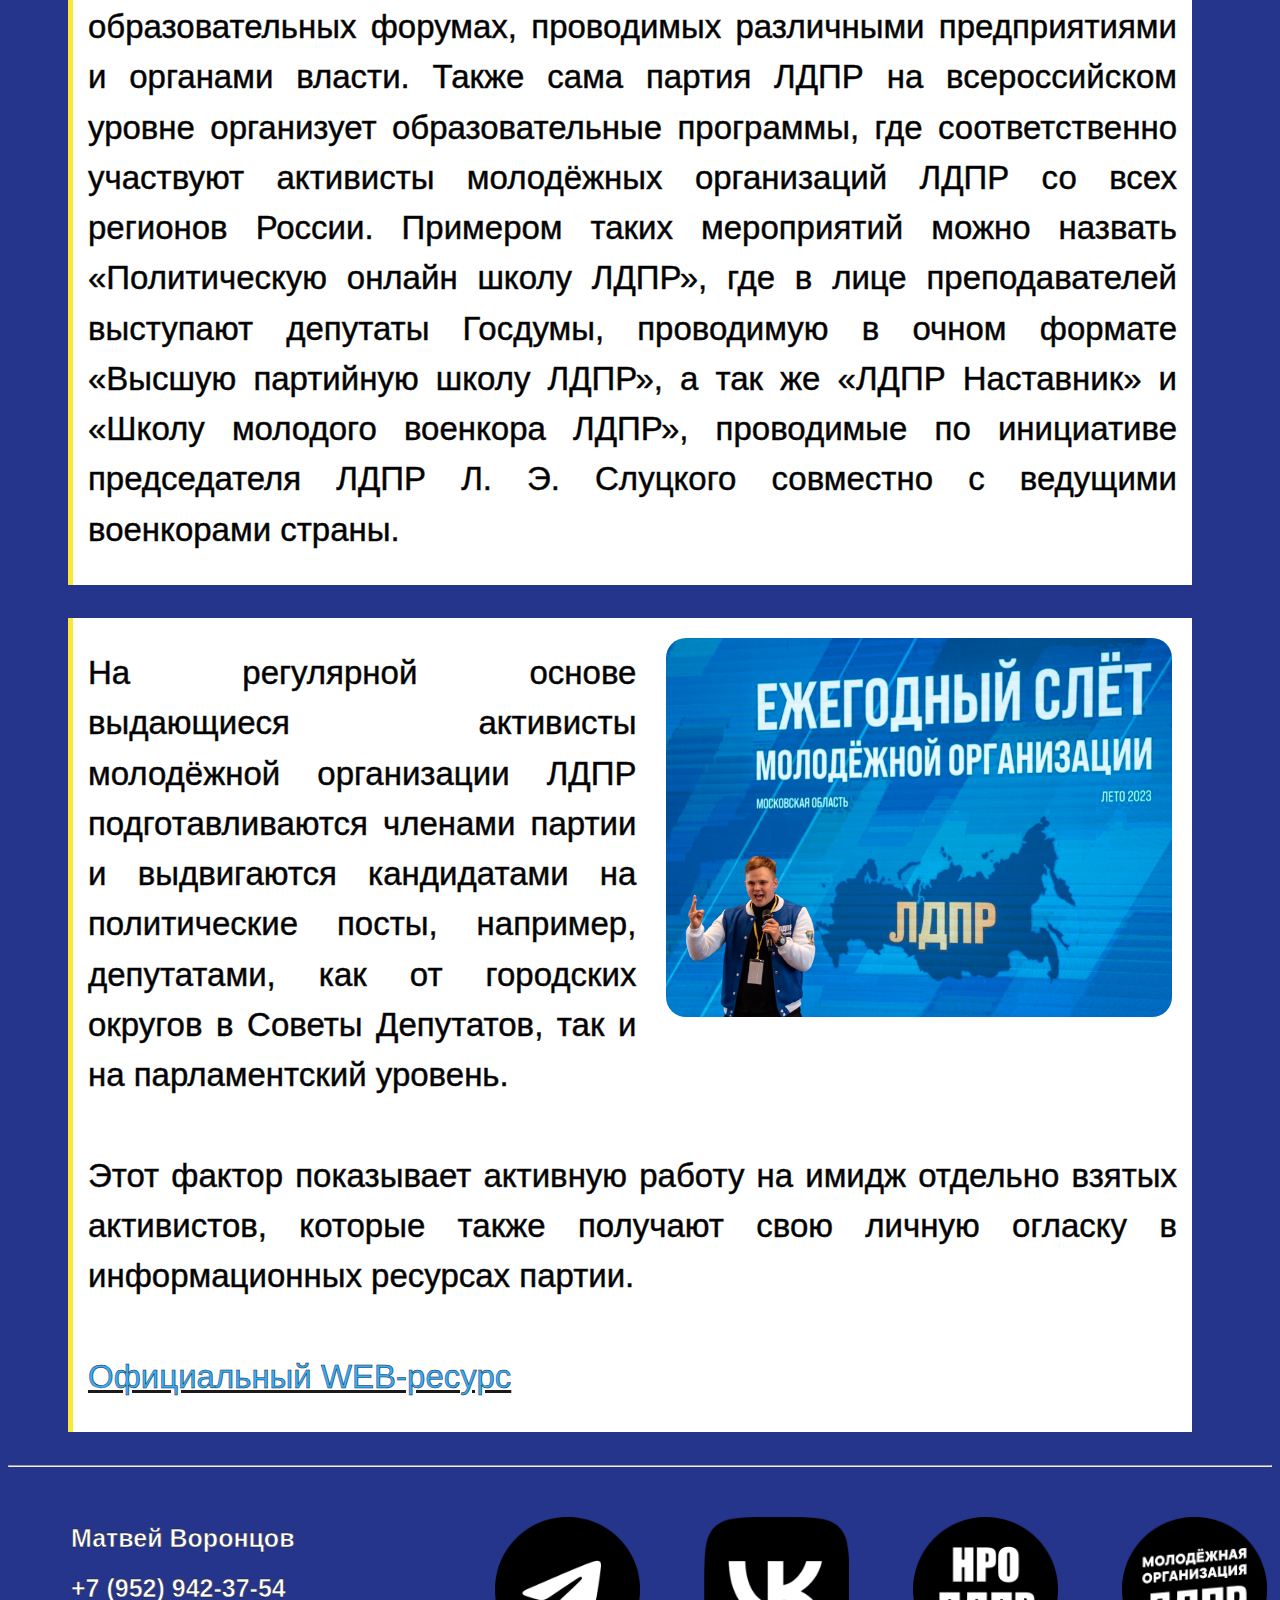
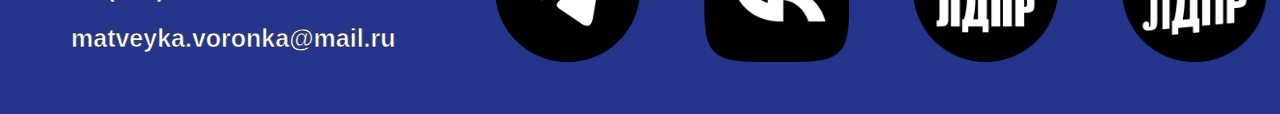
<file: molodej_ldpr.html>
<!doctype html>
<html lang="ru">
    <head>
        <meta charset="utf-8" />
        <title>Молодёжь ЛДПР</title>
        <link rel="shortcut icon" href="pages/img/icon.ico " type="image/x-icon">
        <link rel="stylesheet" href="pages/css/style.css" />

        <ul id="navbar">
            <li><a href="https://matvey-vorontsov.ru">Главная</a></li>
            <li><a href="portfolio.html">Портфолио</a></li>
            <li><a href="">Выборы 2024</a></li>
            <li><a href="volunteers.html">Волонтёрство</a></li>
        </ul>
        <ul id="navbar">
            <li><a href="mger.html">МГЕР</a></li>
            <li><a href="lksm.html">ЛКСМ РФ</a></li>
            <li><a href="msr.html">МСР</a></li>
        </ul>
        <br class="pc_br"><br>

        <center>
            <img src="pages/img/Molodoy_LDPR.png" id="main_img">  
            <h1><p class="zag">МОЛОДЁЖНАЯ ОРГАНИЗАЦИЯ ЛДПР</p></h1>
        </center>

        <center>
            <ul id="navbarPhone">
                <li><a href="https://matvey-vorontsov.ru">Главная</a></li>
                <li><a href="portfolio.html">Портфолио</a></li>
                <li><a href="">Выборы 2024</a></li>
                <li><a href="volunteers.html">Волонтёрство</a></li>
            </ul>
            <ul id="navbarPhone">
                <li><a href="mger.html">МГЕР</a></li>
                <li><a href="lksm.html">ЛКСМ РФ</a></li>
                <li><a href="msr.html">МСР</a></li>
            </ul>
            <hr>
        </center>
    </head>
    <body>
        <div>
            <center><img src="pages/img/ldpr_flag.jpg" class="ima"></center>
            <p class="main_text">
                <b class="zag2">Молодёжная организация ЛДПР</b><br><br>
                Партия ЛДПР с давних времён отличается тем, что делает основную ставку на молодёжь, хоть сама и является старейшей партией российского парламентария. Молодёжные организации ЛДПР располагаются почти во всех регионах Российской Федерации, в каждом из региональных отделений имеется штат активной молодёжи, который занимается общественной деятельностью. В  каждой молодежной организации есть свой координатор, задающий направление работы, а также депутаты различного уровня, являющиеся наставниками для молодёжи, состоящей в организации. Основными направлениями работы молодёжных организаций ЛДПР являются:<br>
                1. Волонтёрская и общественная деятельность;<br>
                2. Агитационная деятельность;<br>
                3. Образовательная направленность.<br><br>

                Волонтёрская и общественная деятельность включают в себя спектр мероприятий, начиная с обычных субботников, заканчивая работой в рамках нужд специальной военной операции. Простые общественные мероприятия проводятся, как самостоятельно молодёжной организацией, так и по приглашению различных учреждений, органов самоуправления и обычных граждан. Например, субботники в парках, на пляже, во дворах жилых домов, помощь маломобильным пожилым гражданам в их бытовой деятельности, помощь местным швейбатам в производстве тактического снаряжения для дальнейшей отправки в качестве гуманитарного груза в зону проведения специальной военной операции, помощь в организации гуманитарных сборов, поездки в зону проведения специальной военной операции в рамках волонтёрских миссий, что в основном практикуют наставники в лице депутатов от партии ЛДПР.
            </p>
            <center><img src="pages/img/ldpr_volunteers.jpg" class="ima2"></center>
            <p class="main_text">
                Агитационная деятельность подразумевает как самостоятельные мероприятия, реализуемые с целью агитации граждан, например, пикеты на различные темы, так и участие в городских мероприятиях, например, шествие в день Государственного флага России. Данная направленность реализуется для обозначения себя, как активной организации, и для поднятия определённой проблемы, что создаёт дальнейший положительный «инфошум» в сети «Интернет».<br><br>

                Образовательная сфера является самой обширной и наиболее полезной деятельностью для актива молодёжных организаций региональных отделений ЛДПР. Образовательные программы проводятся как на региональных уровнях, так и на всероссийских. Например, молодёжные организации ЛДПР участвуют в различных образовательных форумах, проводимых различными предприятиями и органами власти. Также сама партия ЛДПР на всероссийском уровне организует образовательные программы, где соответственно участвуют активисты молодёжных организаций ЛДПР со всех регионов России. Примером таких мероприятий можно назвать «Политическую онлайн школу ЛДПР», где в лице преподавателей выступают депутаты Госдумы, проводимую в очном формате «Высшую партийную школу ЛДПР», а так же «ЛДПР Наставник» и «Школу молодого военкора ЛДПР», проводимые по инициативе председателя ЛДПР Л. Э. Слуцкого совместно с ведущими военкорами страны.

            </p>
            <center><img src="pages/img/ldpr_slet.jpg" class="ima"></center>
            <p class="main_text">
                На регулярной основе выдающиеся активисты молодёжной организации ЛДПР подготавливаются членами партии и выдвигаются кандидатами на политические посты, например, депутатами, как от городских округов в Советы Депутатов, так и на парламентский уровень.<br><br>
                
                Этот фактор показывает активную работу на имидж отдельно взятых активистов, которые также получают свою личную огласку в информационных ресурсах партии.<br><br>

                <a href="https://ldpr.ru" target="_blank" style="color: #33ADFF;">Официальный WEB-ресурс</a>
            </p>
        </div>
    </body>

    <footer class="foot">
        <hr>
        <div class="text_footer">
            <center>
            <table>
                <tr>
                    <th><p class="text_footer2">Матвей Воронцов<br>+7 (952) 942-37-54<br>matveyka.voronka@mail.ru</p></th>
                    <th><a href="https://t.me/karmanny_politik" target="_blank"><img src="pages/img/logo_tg.png" class="ima_but"></a></th>
                    <th><a href="https://vk.com/matvey.vorontsov" target="_blank"><img src="pages/img/logo_vk.png" class="ima_but"></a></th>
                    <th><a href="https://vk.com/ldpr54rus" target="_blank"><img src="pages/img/logo_nro_ldpr.png" class="ima_but"></a></th>
                    <th class="ne"><a href="https://vk.com/molodejldpr" target="_blank"><img src="pages/img/logo_junior_ldpr.png" class="ima_but"></a></th>
                </tr>
                <tr>
                <td></td><td></td></tr>
            </table>
            </center>
        </div>
    </footer>

</html>
</file>
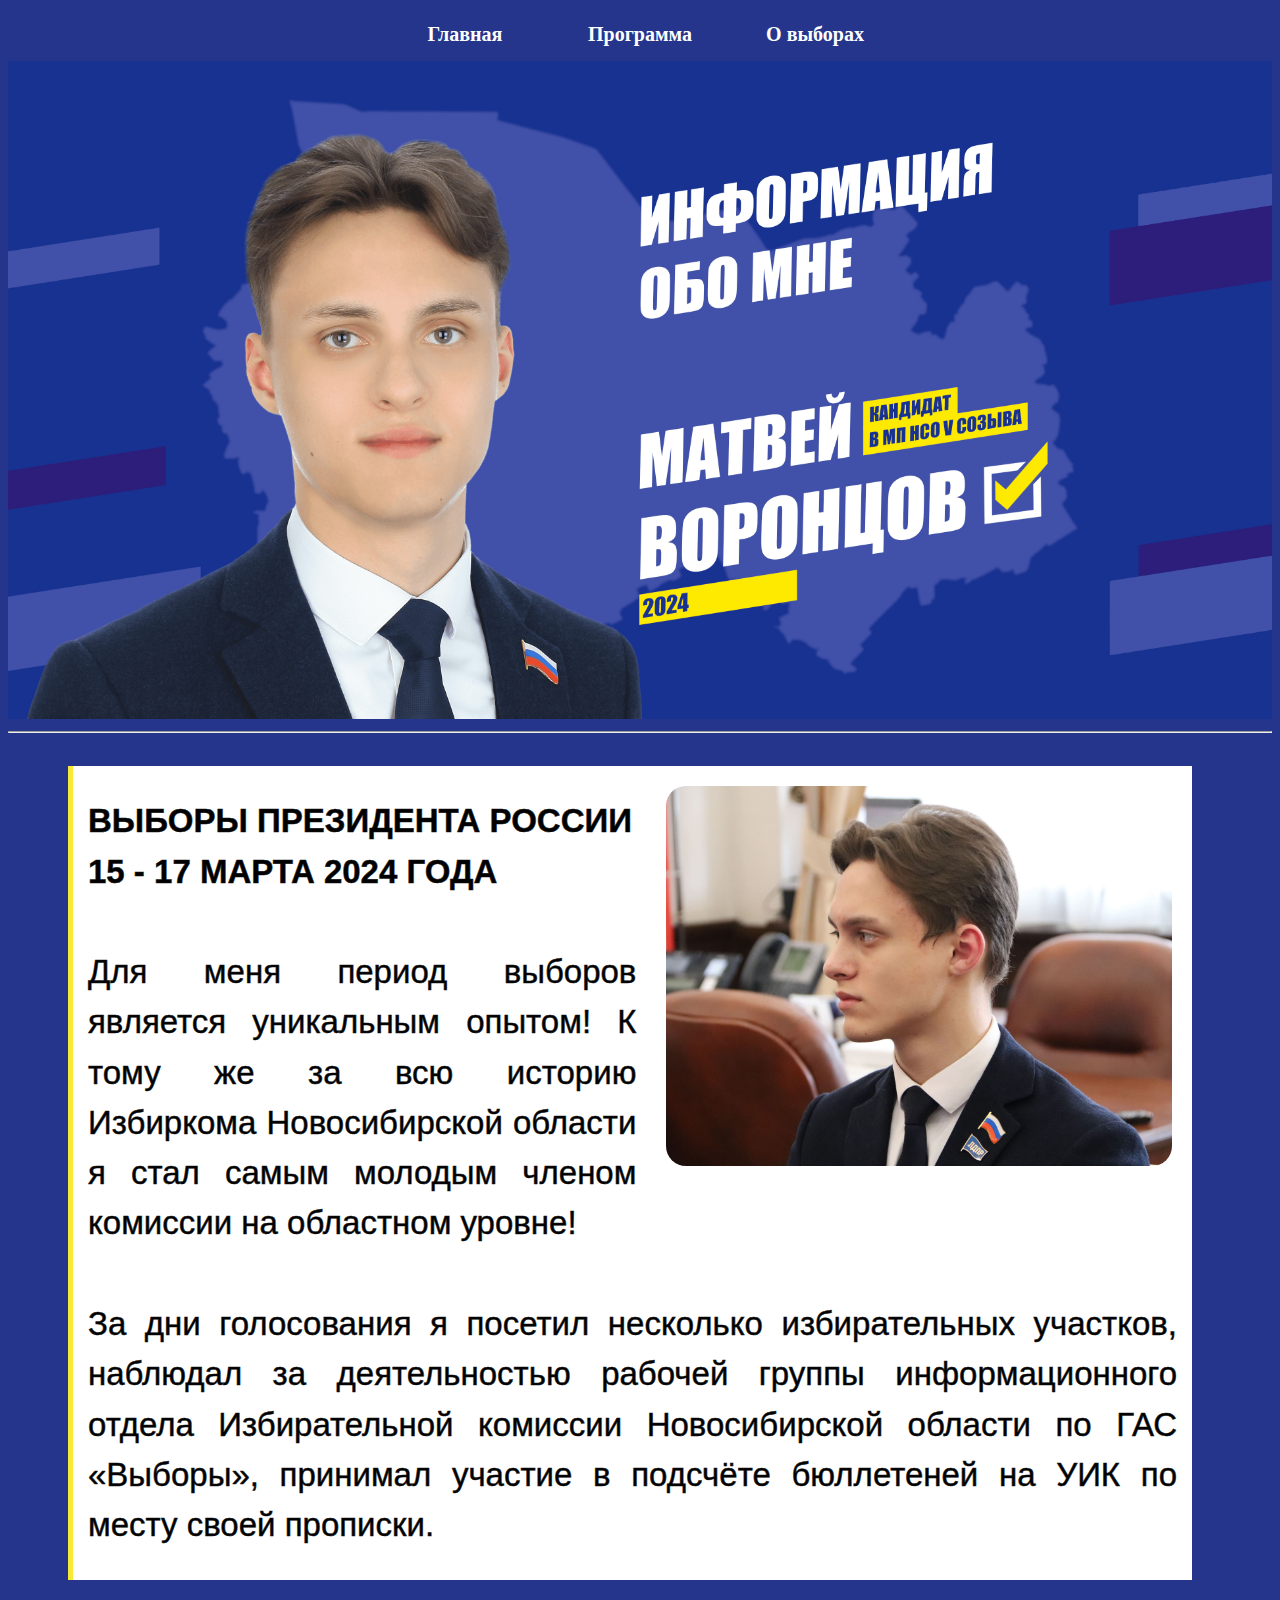
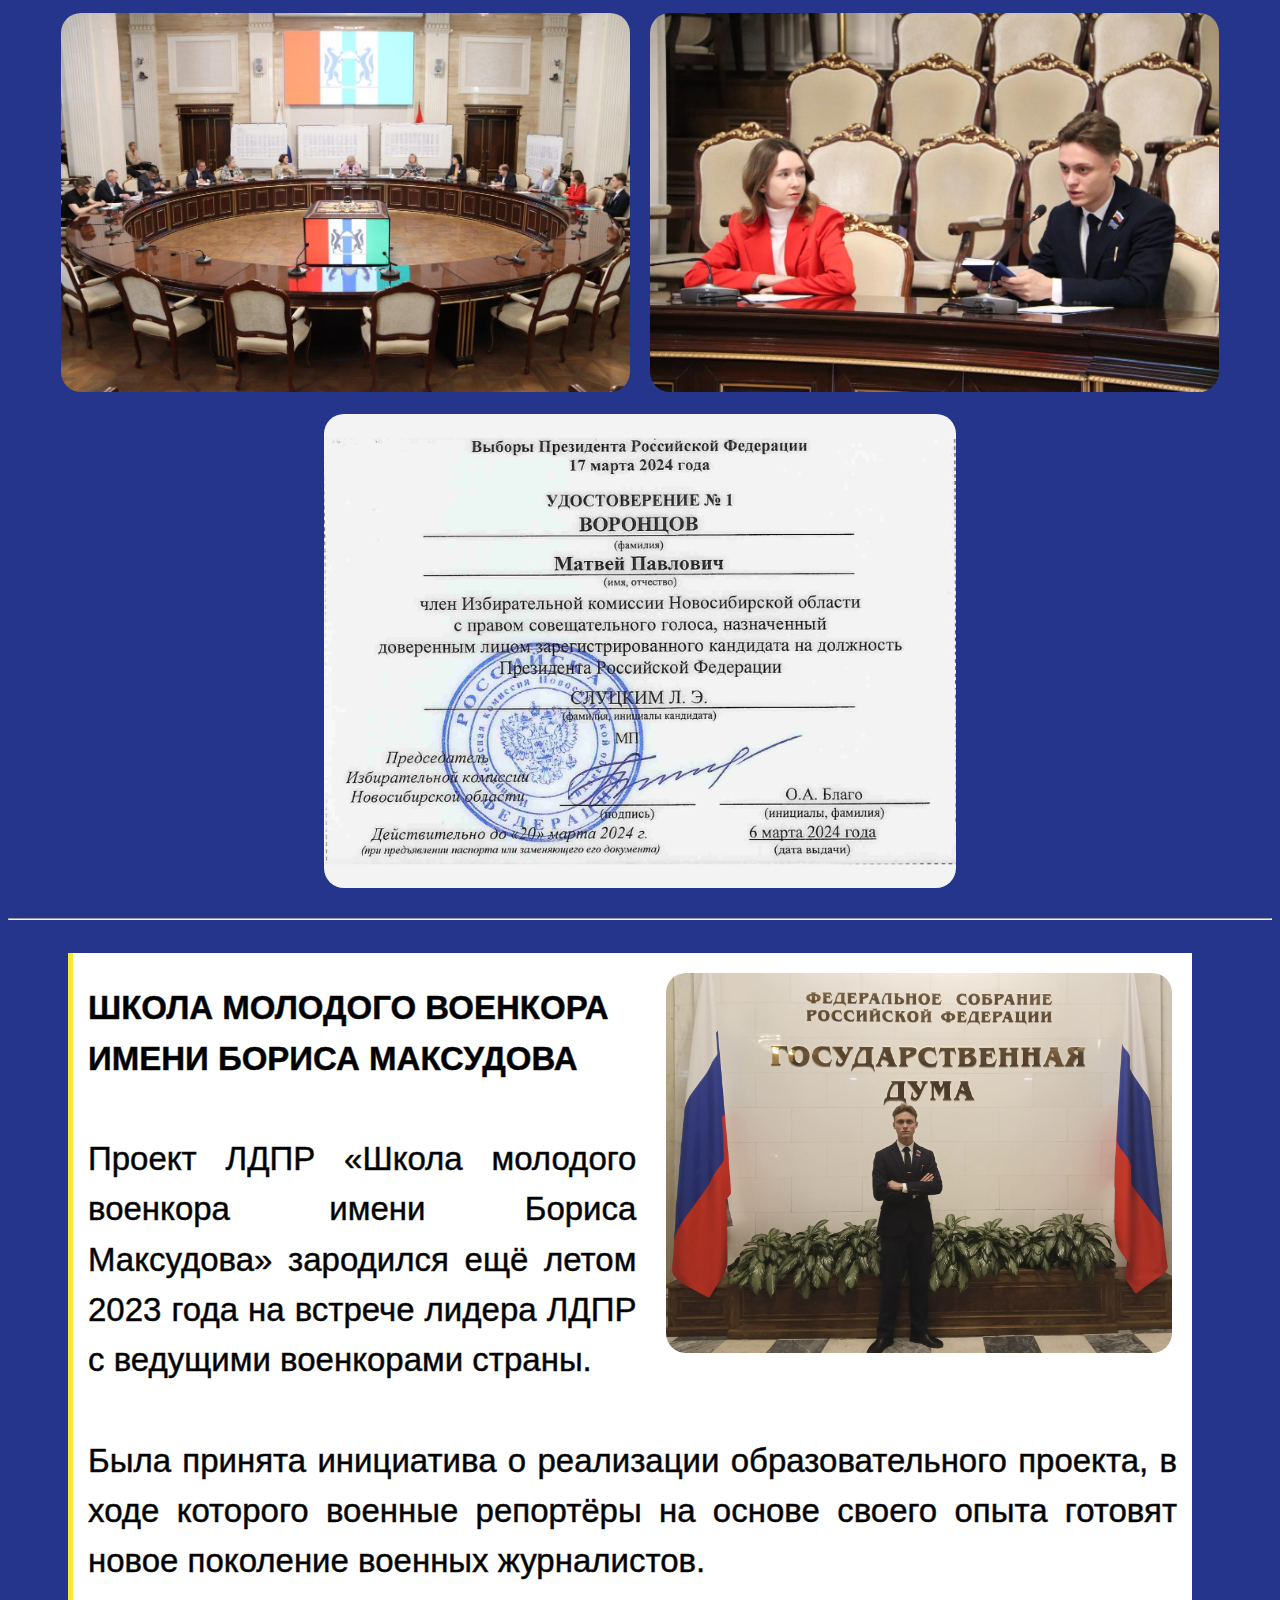
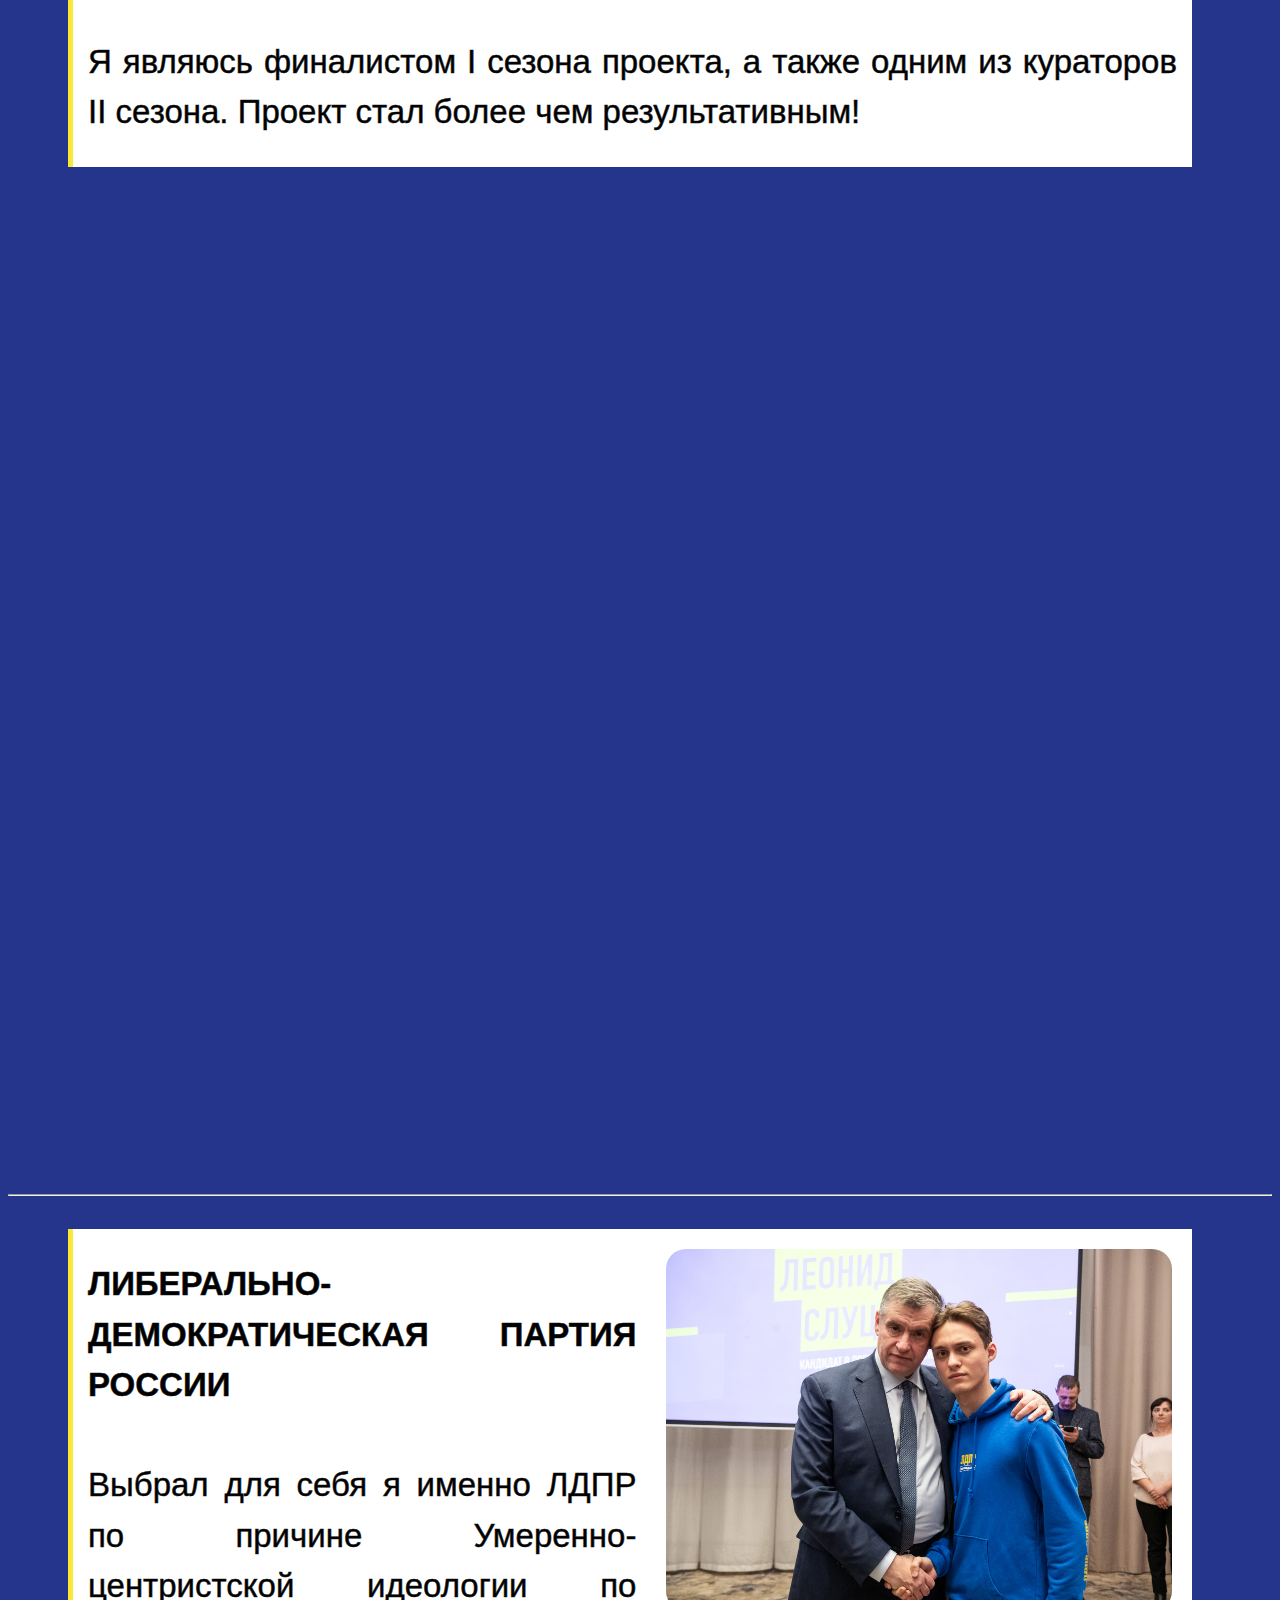
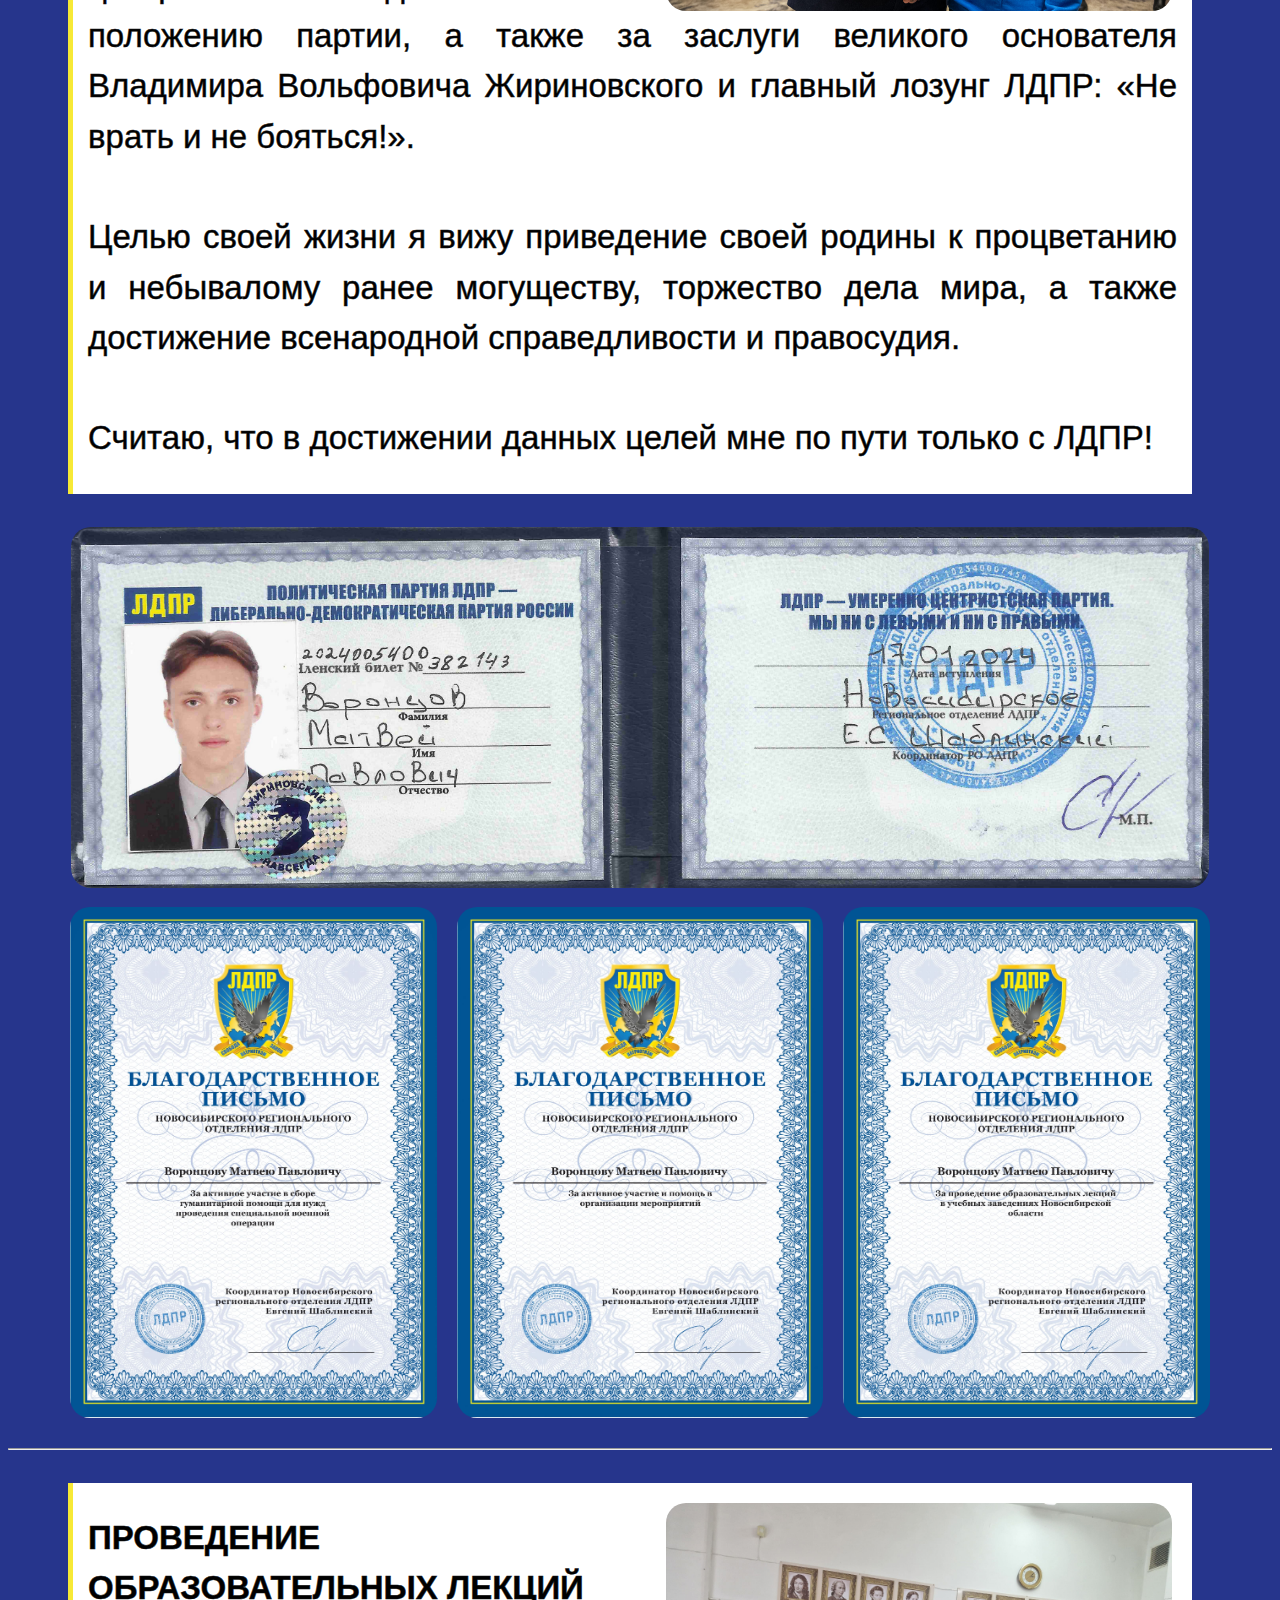
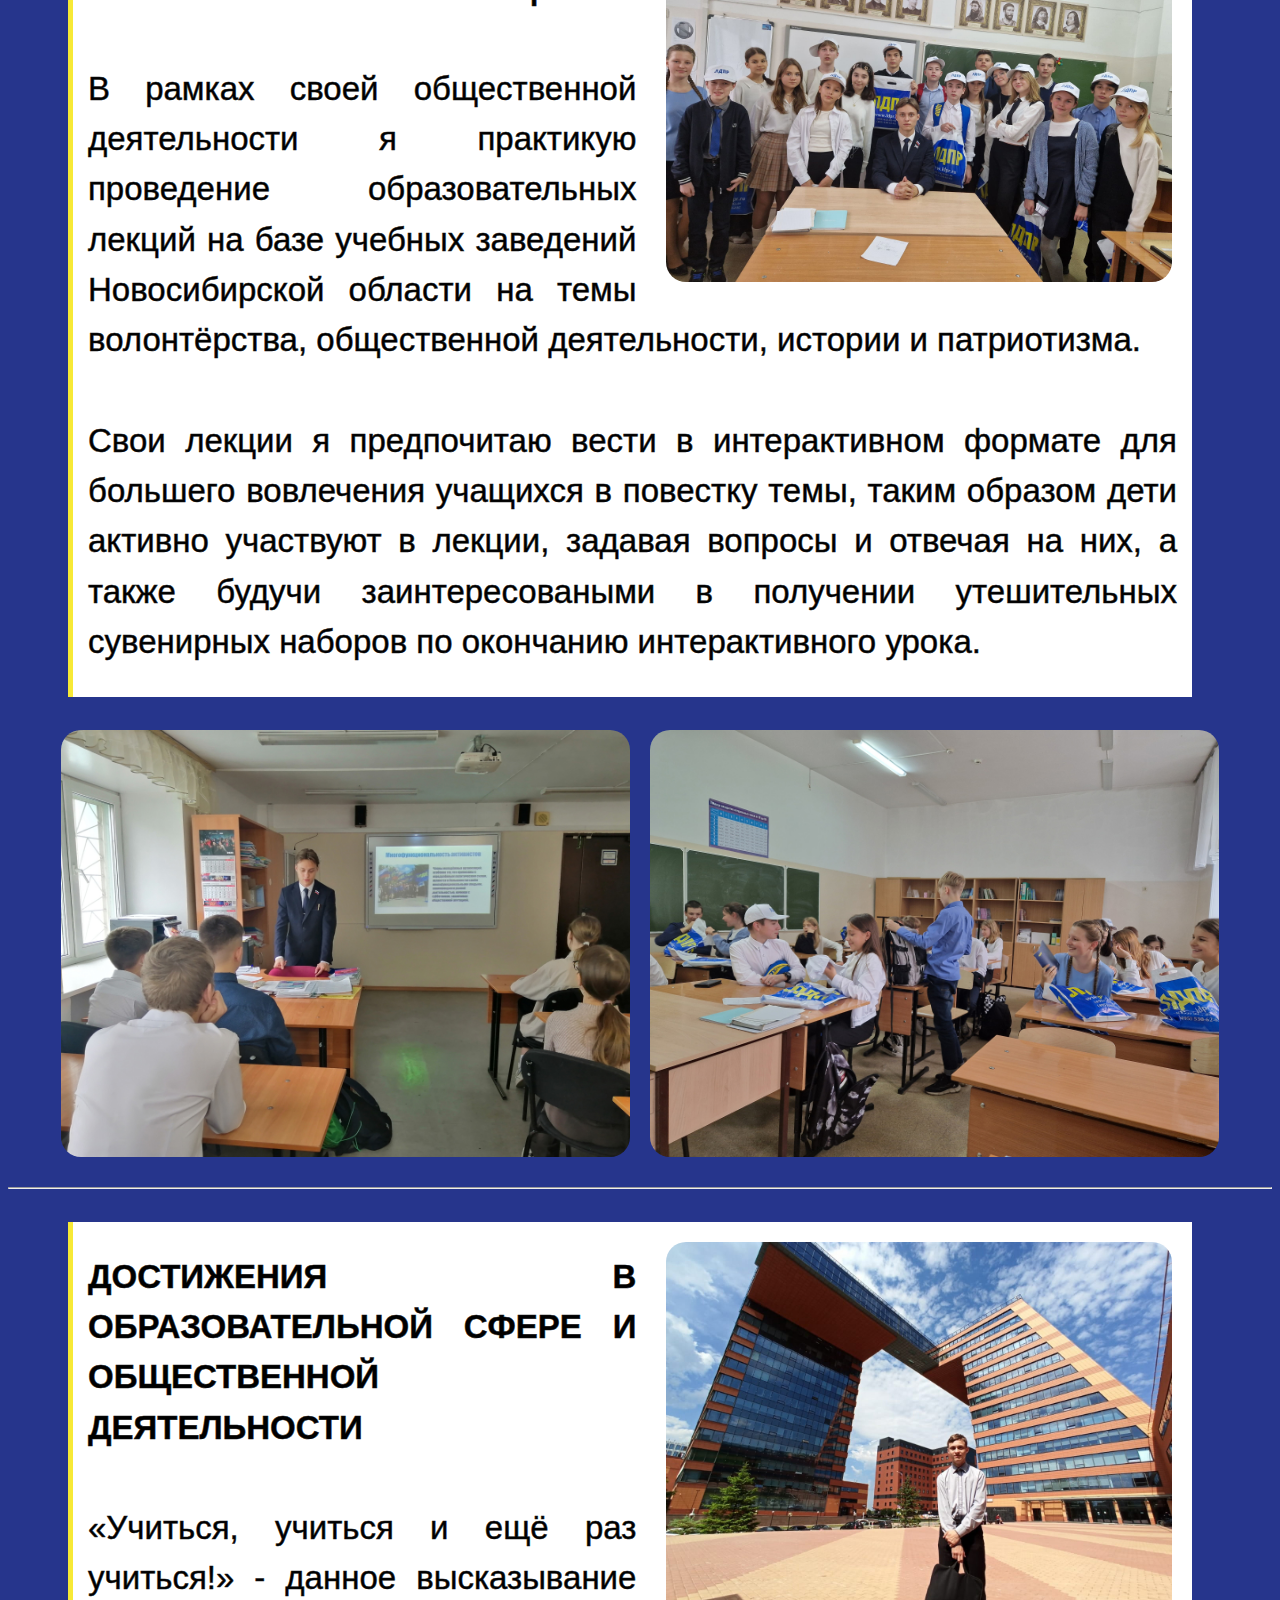
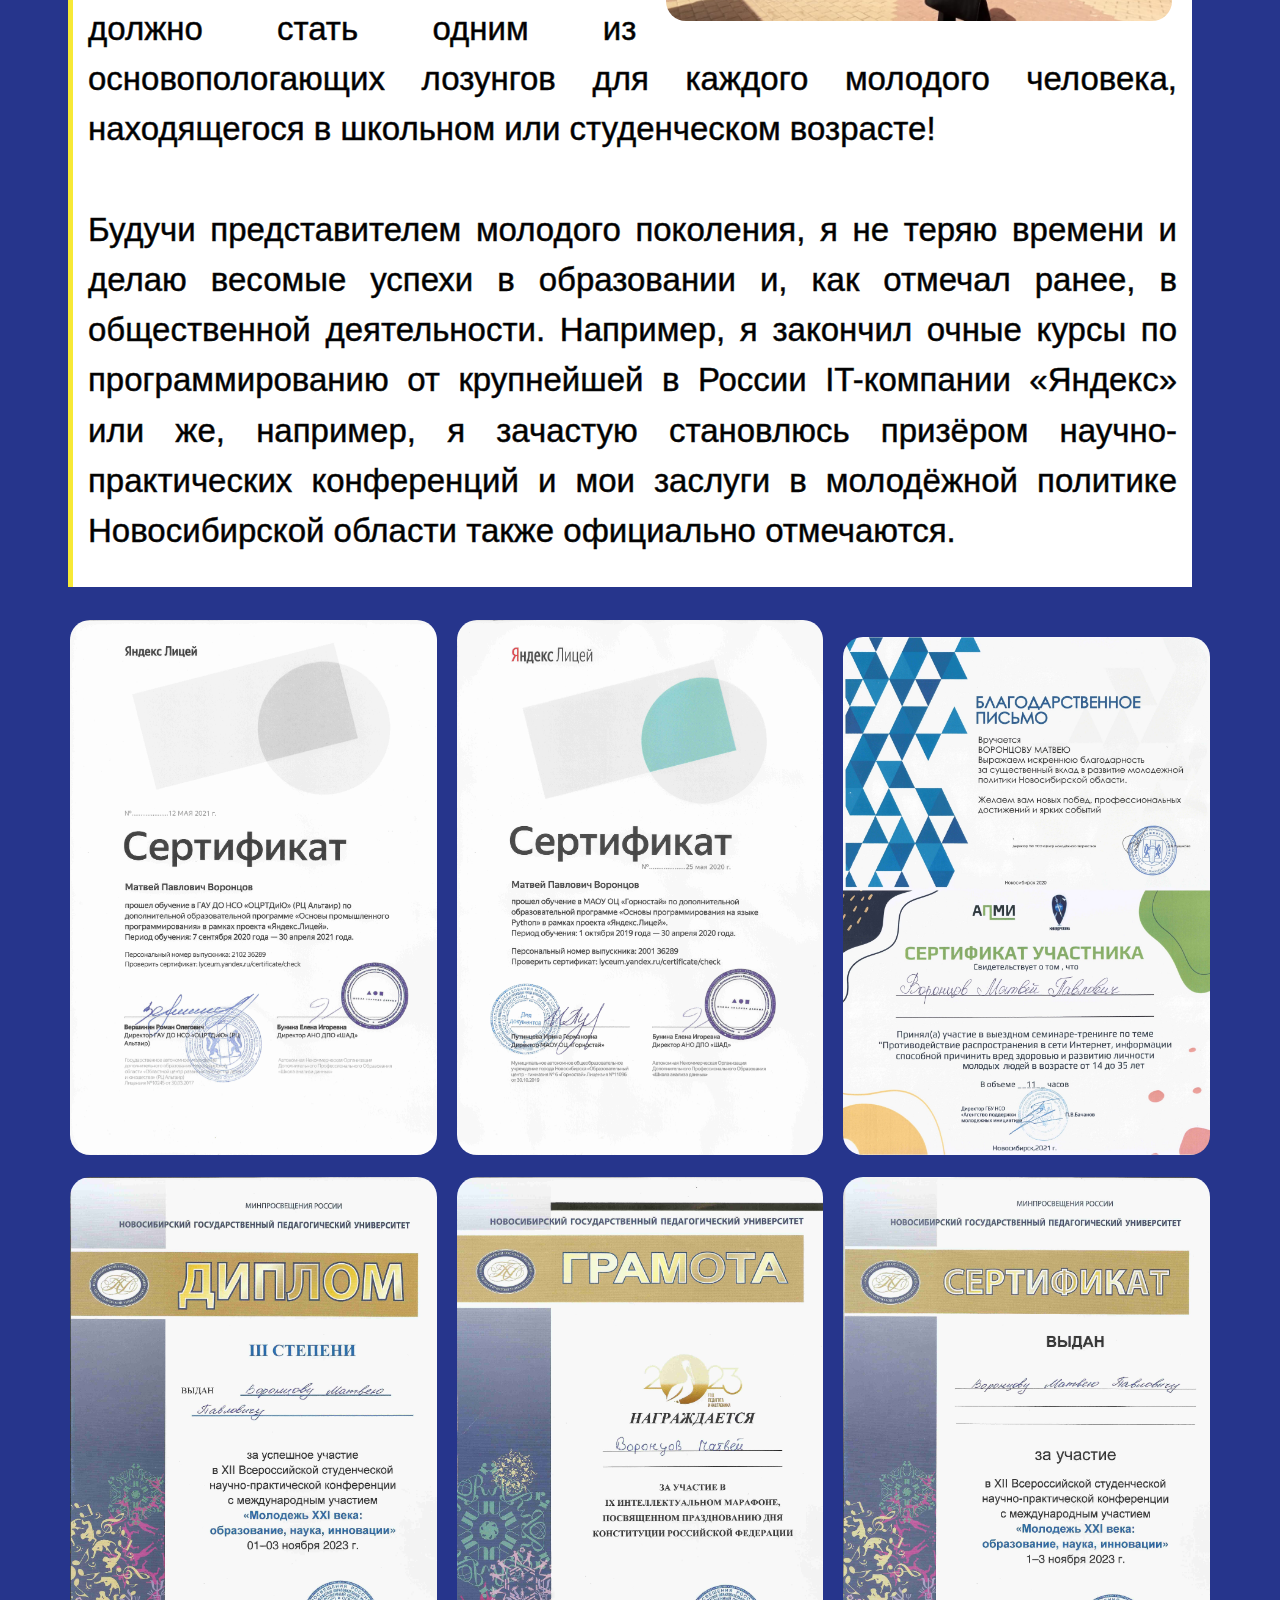
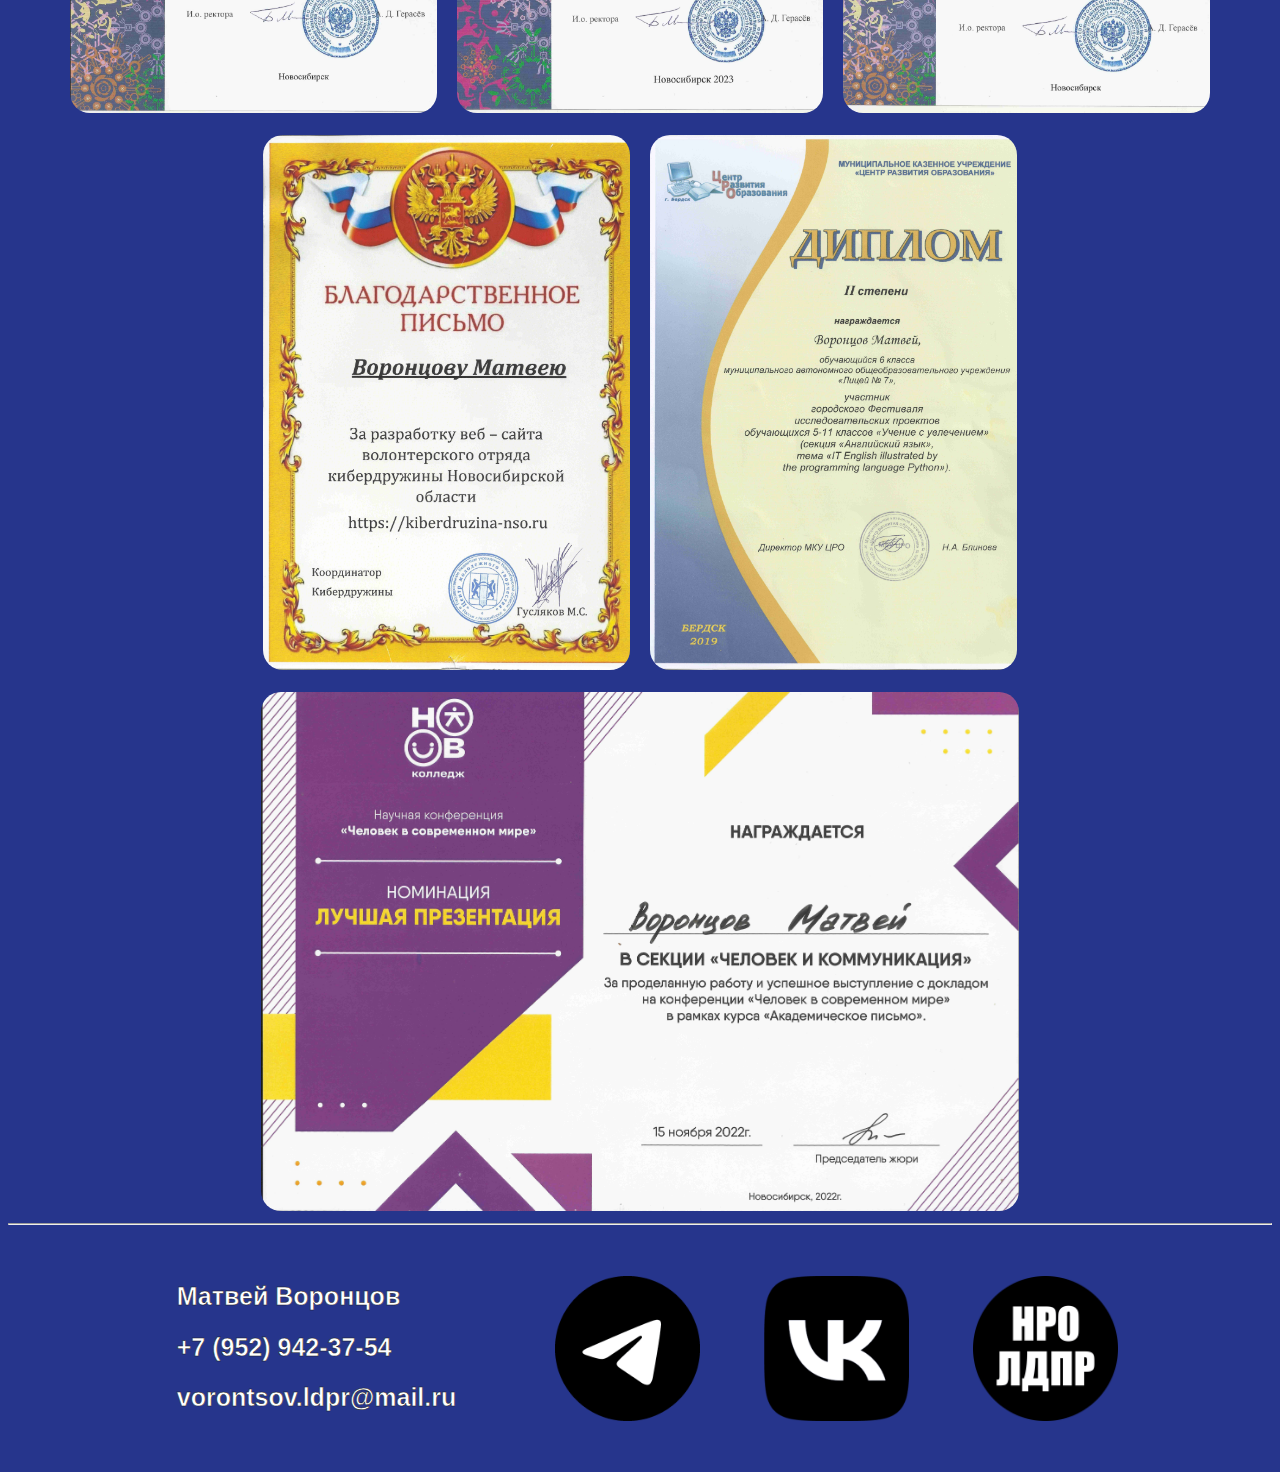
<file: portfolio.html>
<!doctype html>
<html lang="ru">
    <head>
        <meta charset="utf-8" />
        <title>Портфолио</title>
        <link rel="shortcut icon" href="pages/img/icon.png " type="image/x-icon">
        <link rel="stylesheet" href="pages/css/style.css" />

        <ul id="navbar">
            <li><a href="https://matvey-vorontsov.ru">Главная</a></li>
            <li><a href="program.html">Программа</a></li>
            <li><a href="elections.html">О выборах</a></li>
        </ul>

        <img src="pages/img/computer/portfolio.jpg" class="sto_pc">
        <img src="pages/img/phone/portfolio.jpg" class="sto_ph">

        <center>
            <ul id="navbarPhone">
                <li><a href="https://matvey-vorontsov.ru">Главная</a></li>
                <li><a href="program.html">Программа кандидата</a></li>
                <li><a href="elections.html">Где и как голосовать</a></li>
            </ul>
            <hr>
        </center>
    </head>
    <body>
        <div>
            <center><img src="pages/img/izbirkom/izbirkom1.jpg" class="ima"></center>
            <p class="main_text">
                <b>ВЫБОРЫ ПРЕЗИДЕНТА РОССИИ<br>15 - 17 МАРТА 2024 ГОДА</b><br><br>
                Для меня период выборов является уникальным опытом! К тому же за всю историю Избиркома Новосибирской области я стал самым молодым членом комиссии на областном уровне!<br><br>
                За дни голосования я посетил несколько избирательных участков, наблюдал за деятельностью рабочей группы информационного отдела Избирательной комиссии Новосибирской области по ГАС «Выборы», принимал участие в подсчёте бюллетеней на УИК по месту своей прописки.
            </p>
            <center>
                <div class="pc_br">
                    <div>
                        <img src="pages/img/izbirkom/IMG_2970.jpg" style="width: 45%; margin-left: 10px; margin-right: 10px; border-radius: 20px;"><img src="pages/img/izbirkom/IMG_2998.jpg" style="width: 45%; margin-left: 10px; margin-right: 10px; border-radius: 20px;">
                    </div><br>
                    <img src="pages/img/izbirkom/Удостоверение-Члена-Избиркома-НСО.jpg" style="width: 50%; margin-left: 10px; margin-right: 10px; border-radius: 20px;">
                </div>
                <div class="br_phone">
                    <img src="pages/img/izbirkom/Удостоверение-Члена-Избиркома-НСО.jpg" style="width: 95%; border-radius: 20px;">
                    <div>
                        <img src="pages/img/izbirkom/IMG_2970.jpg" style="width: 46%; margin-left: 10px; margin-right: 10px; border-radius: 20px;"><img src="pages/img/izbirkom/IMG_2998.jpg" style="width: 46%; margin-left: 10px; margin-right: 10px; border-radius: 20px;">
                    </div>
                </div>
            </center>
        </div>

        <br><hr>

        <div>
            <center><img src="pages/img/smv/photo_duma1.jpg" class="ima"></center>
            <p class="main_text">
                <b>ШКОЛА МОЛОДОГО ВОЕНКОРА<br>ИМЕНИ БОРИСА МАКСУДОВА</b><br><br>
                Проект ЛДПР «Школа молодого военкора имени Бориса Максудова» зародился ещё летом 2023 года на встрече лидера ЛДПР с ведущими военкорами страны.<br><br>
                Была принята инициатива о реализации образовательного проекта, в ходе которого военные репортёры на основе своего опыта готовят новое поколение военных журналистов.<br><br>
                Я являюсь финалистом I сезона проекта, а также одним из кураторов II сезона. Проект стал более чем результативным!
            </p>
            <center>
                <iframe src="https://vk.com/video_ext.php?oid=-30825608&id=456239268&hd=2" width="853" height="480" allow="autoplay; encrypted-media; fullscreen; picture-in-picture;" frameborder="0" allowfullscreen></iframe>
                <iframe src="https://vk.com/video_ext.php?oid=-433349&id=456243704&hd=2" width="853" height="480" allow="autoplay; encrypted-media; fullscreen; picture-in-picture;" frameborder="0" allowfullscreen></iframe>
            </center>
        </div>

        <br><hr>
        
        <div>
            <center><img src="pages/img/ldpr/ldpr.jpg" class="ima"></center>
            <p class="main_text">
                <b>ЛИБЕРАЛЬНО-ДЕМОКРАТИЧЕСКАЯ ПАРТИЯ РОССИИ</b><br><br>
                Выбрал для себя я именно ЛДПР по причине Умеренно-центристской идеологии по положению партии, а также за заслуги великого основателя Владимира Вольфовича Жириновского и главный лозунг ЛДПР: «Не врать и не бояться!».<br><br>
                Целью своей жизни я вижу приведение своей родины к процветанию и небывалому ранее могуществу, торжество дела мира, а также достижение всенародной справедливости и правосудия.<br><br>
                Считаю, что в достижении данных целей мне по пути только с ЛДПР!
            </p>
            <center>
                <div class="pc_br">
                    <img src="pages/img/ldpr/партийный билет.jpg" style="width: 90%; margin-left: 10px; margin-right: 10px; margin-bottom: 15px; border-radius: 20px;">
                    <div>
                        <img src="pages/img/ldpr/7-ГУМ.-СБОРЫ-Благодарственное_письмо_Воронцову_М_П_2-1_1.jpg" style="width: 29%; margin-left: 10px; margin-right: 10px; border-radius: 20px;"><img src="pages/img/ldpr/8-МЕРОПРИЯТИЯ-Благодарственное_письмо_Воронцову_М_П_3-1_1.jpg" style="width: 29%; margin-left: 10px; margin-right: 10px; border-radius: 20px;"><img src="pages/img/ldpr/10-ЛЕКЦИИ-Благодарственное_письмо_Воронцову_М_П_1-1_1.jpg" style="width: 29%; margin-left: 10px; margin-right: 10px; border-radius: 20px;">
                    </div>
                </div>
                <div class="br_phone">
                    <img src="pages/img/ldpr/партийный билет.jpg" style="width: 95%; margin-bottom: 10px; border-radius: 20px;">
                    <div>
                        <img src="pages/img/ldpr/7-ГУМ.-СБОРЫ-Благодарственное_письмо_Воронцову_М_П_2-1_1.jpg" style="width: 30%; margin-left: 10px; margin-right: 10px; border-radius: 20px;"><img src="pages/img/ldpr/8-МЕРОПРИЯТИЯ-Благодарственное_письмо_Воронцову_М_П_3-1_1.jpg" style="width: 30%; margin-left: 10px; margin-right: 10px; border-radius: 20px;"><img src="pages/img/ldpr/10-ЛЕКЦИИ-Благодарственное_письмо_Воронцову_М_П_1-1_1.jpg" style="width: 30%; margin-left: 10px; margin-right: 10px; border-radius: 20px;">
                    </div>
                </div>
            </center>
        </div>

        <br><hr>

        <div>
            <center><img src="pages/img/lessons/photo_school.jpg" class="ima"></center>
            <p class="main_text">
                <b>ПРОВЕДЕНИЕ ОБРАЗОВАТЕЛЬНЫХ ЛЕКЦИЙ</b><br><br>
                В рамках своей общественной деятельности я практикую проведение образовательных лекций на базе учебных заведений Новосибирской области на темы волонтёрства, общественной деятельности, истории и патриотизма.<br><br>
                Свои лекции я предпочитаю вести в интерактивном формате для большего вовлечения учащихся в повестку темы, таким образом дети активно участвуют в лекции, задавая вопросы и отвечая на них, а также будучи заинтересоваными в получении утешительных сувенирных наборов по окончанию интерактивного урока.
            </p>
            <center>
                <div class="pc_br">
                    <div>
                        <img src="pages/img/lessons/7V7LCfxOHP4.jpg" style="width: 45%; margin-left: 10px; margin-right: 10px; border-radius: 20px;"><img src="pages/img/lessons/M-NdNkGn7Ts.jpg" style="width: 45%; margin-left: 10px; margin-right: 10px; border-radius: 20px;">
                    </div>
                </div>
                <div class="br_phone">
                    <div>
                        <img src="pages/img/lessons/7V7LCfxOHP4.jpg" style="width: 46%; margin-left: 10px; margin-right: 10px; border-radius: 20px;"><img src="pages/img/lessons/M-NdNkGn7Ts.jpg" style="width: 46%; margin-left: 10px; margin-right: 10px; border-radius: 20px;">
                    </div>
                </div>
            </center>
        </div>
        
        <br><hr>

        <div>
            <center><img src="pages/img/education/1nZW8Tj8mWc.jpg" class="ima"></center>
            <p class="main_text">
                <b>ДОСТИЖЕНИЯ В ОБРАЗОВАТЕЛЬНОЙ СФЕРЕ И ОБЩЕСТВЕННОЙ ДЕЯТЕЛЬНОСТИ</b><br><br>
                «Учиться, учиться и ещё раз учиться!» - данное высказывание должно стать одним из основопологающих лозунгов для каждого молодого человека, находящегося в школьном или студенческом возрасте!<br><br>
                Будучи представителем молодого поколения, я не теряю времени и делаю весомые успехи в образовании и, как отмечал ранее, в общественной деятельности. Например, я закончил очные курсы по программированию от крупнейшей в России IT-компании «Яндекс» или же, например, я зачастую становлюсь призёром научно-практических конференций и мои заслуги в молодёжной политике Новосибирской области также официально отмечаются.
            </p>
            <center>
                <div class="pc_br">
                    <div>
                        <img src="pages/img/education/11.1 Яндекс.Лицей - 2 курс.jpg" style="width: 29%; margin-left: 10px; margin-right: 10px; border-radius: 20px;"><img src="pages/img/education/11.2 Яндекс.Лицей - 1 курс.jpg" style="width: 29%; margin-left: 10px; margin-right: 10px; border-radius: 20px;"><img src="pages/img/education/2 кд.jpg" style="width: 29%; margin-left: 10px; margin-right: 10px; border-radius: 20px;">
                    </div>
                    <br>
                    <div>
                        <img src="pages/img/education/14 Диплом III степени НПК НГПУ.jpg" style="width: 29%; margin-left: 10px; margin-right: 10px; border-radius: 20px;"><img src="pages/img/education/15 День конституции НГПУ.jpg" style="width: 29%; margin-left: 10px; margin-right: 10px; border-radius: 20px;"><img src="pages/img/education/16 Сертификат НПК НГПУ.jpg" style="width: 29%; margin-left: 10px; margin-right: 10px; border-radius: 20px;">
                    </div>
                    <br>
                    <div>
                        <img src="pages/img/education/18 Кибердружина НСО - Благодарственное письмо за разработку веб-сайта волонтёрского отряда кибердружины Новосибирской области.jpg" style="width: 29%; margin-left: 10px; margin-right: 10px; border-radius: 20px;"><img src="pages/img/education/19 НПК АНГЛ.jpg" style="width: 29%; margin-left: 10px; margin-right: 10px; border-radius: 20px;">
                    </div><br>
                    <img src="pages/img/education/17 novo.jpg" style="width: 60%; margin-left: 10px; margin-right: 10px; border-radius: 20px;">
                </div>
                <div class="br_phone">
                    <div>
                        <img src="pages/img/education/11.1 Яндекс.Лицей - 2 курс.jpg" style="width: 30%; margin-left: 10px; margin-right: 10px; border-radius: 20px;"><img src="pages/img/education/11.2 Яндекс.Лицей - 1 курс.jpg" style="width: 30%; margin-left: 10px; margin-right: 10px; border-radius: 20px;"><img src="pages/img/education/2 кд.jpg" style="width: 30%; margin-left: 10px; margin-right: 10px; border-radius: 20px;">
                    </div>
                    <div>
                        <img src="pages/img/education/14 Диплом III степени НПК НГПУ.jpg" style="width: 30%; margin-left: 10px; margin-right: 10px; border-radius: 20px;"><img src="pages/img/education/15 День конституции НГПУ.jpg" style="width: 30%; margin-left: 10px; margin-right: 10px; border-radius: 20px;"><img src="pages/img/education/16 Сертификат НПК НГПУ.jpg" style="width: 30%; margin-left: 10px; margin-right: 10px; border-radius: 20px;">
                    </div>
                    <div>
                        <img src="pages/img/education/18 Кибердружина НСО - Благодарственное письмо за разработку веб-сайта волонтёрского отряда кибердружины Новосибирской области.jpg" style="width: 30%; margin-left: 10px; margin-right: 10px; border-radius: 20px;"><img src="pages/img/education/19 НПК АНГЛ.jpg" style="width: 30%; margin-left: 10px; margin-right: 10px; border-radius: 20px;">
                    </div>
                    <img src="pages/img/education/17 novo.jpg" style="width: 95%; border-radius: 20px;">
                </div>
            </center>
        </div>

    </body>

    <footer class="foot">
        <hr>
        <div class="text_footer">
            <center>
            <table>
                <tr>
                    <th><p class="text_footer2">Матвей Воронцов<br>+7 (952) 942-37-54<br>vorontsov.ldpr@mail.ru</p></th>
                    <th><a href="https://t.me/karmanny_politik" target="_blank"><img src="pages/img/logo_tg.png" class="ima_but"></a></th>
                    <th><a href="https://vk.com/matvey.vorontsov" target="_blank"><img src="pages/img/logo_vk.png" class="ima_but"></a></th>
                    <th><a href="https://vk.com/ldpr54rus" target="_blank"><img src="pages/img/logo_nro_ldpr.png" class="ima_but"></a></th>
                </tr>
                <tr>
                <td></td><td></td></tr>
            </table>
            </center>
        </div>
    </footer>

</html>
</file>
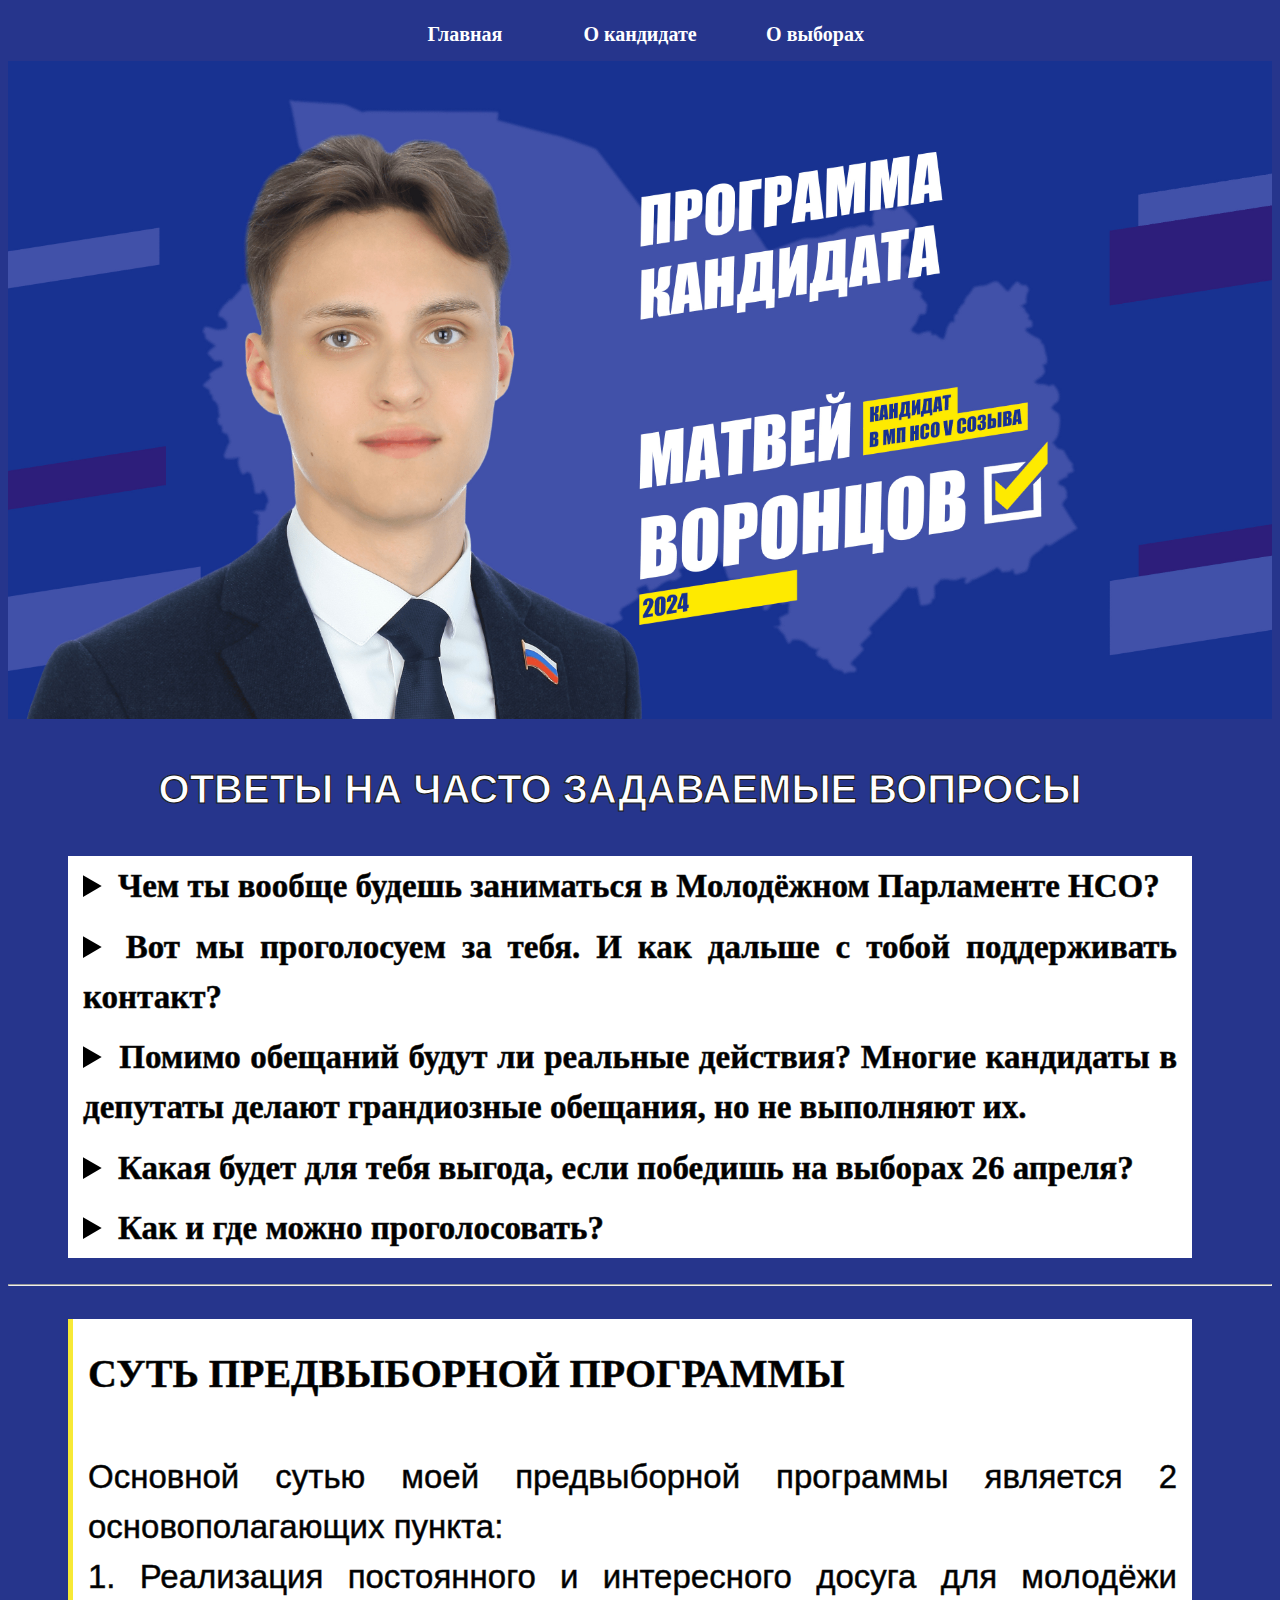
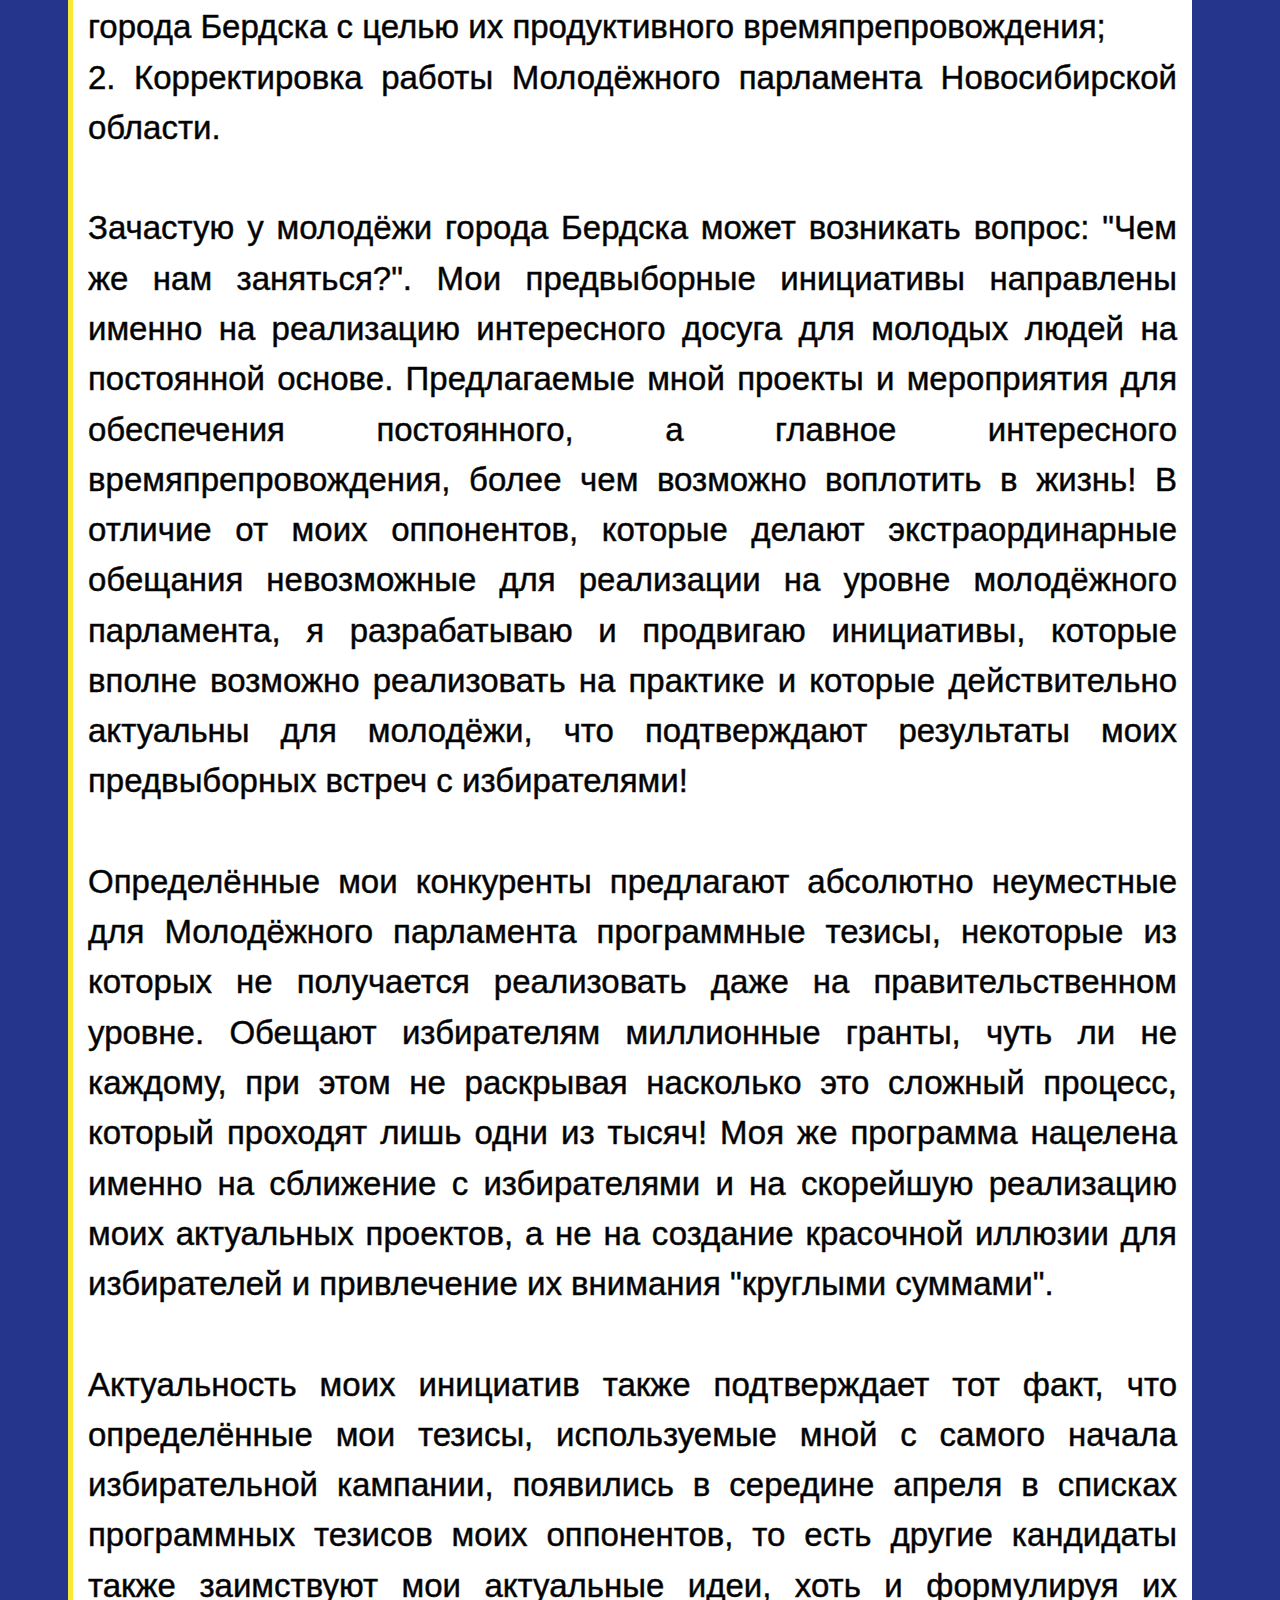
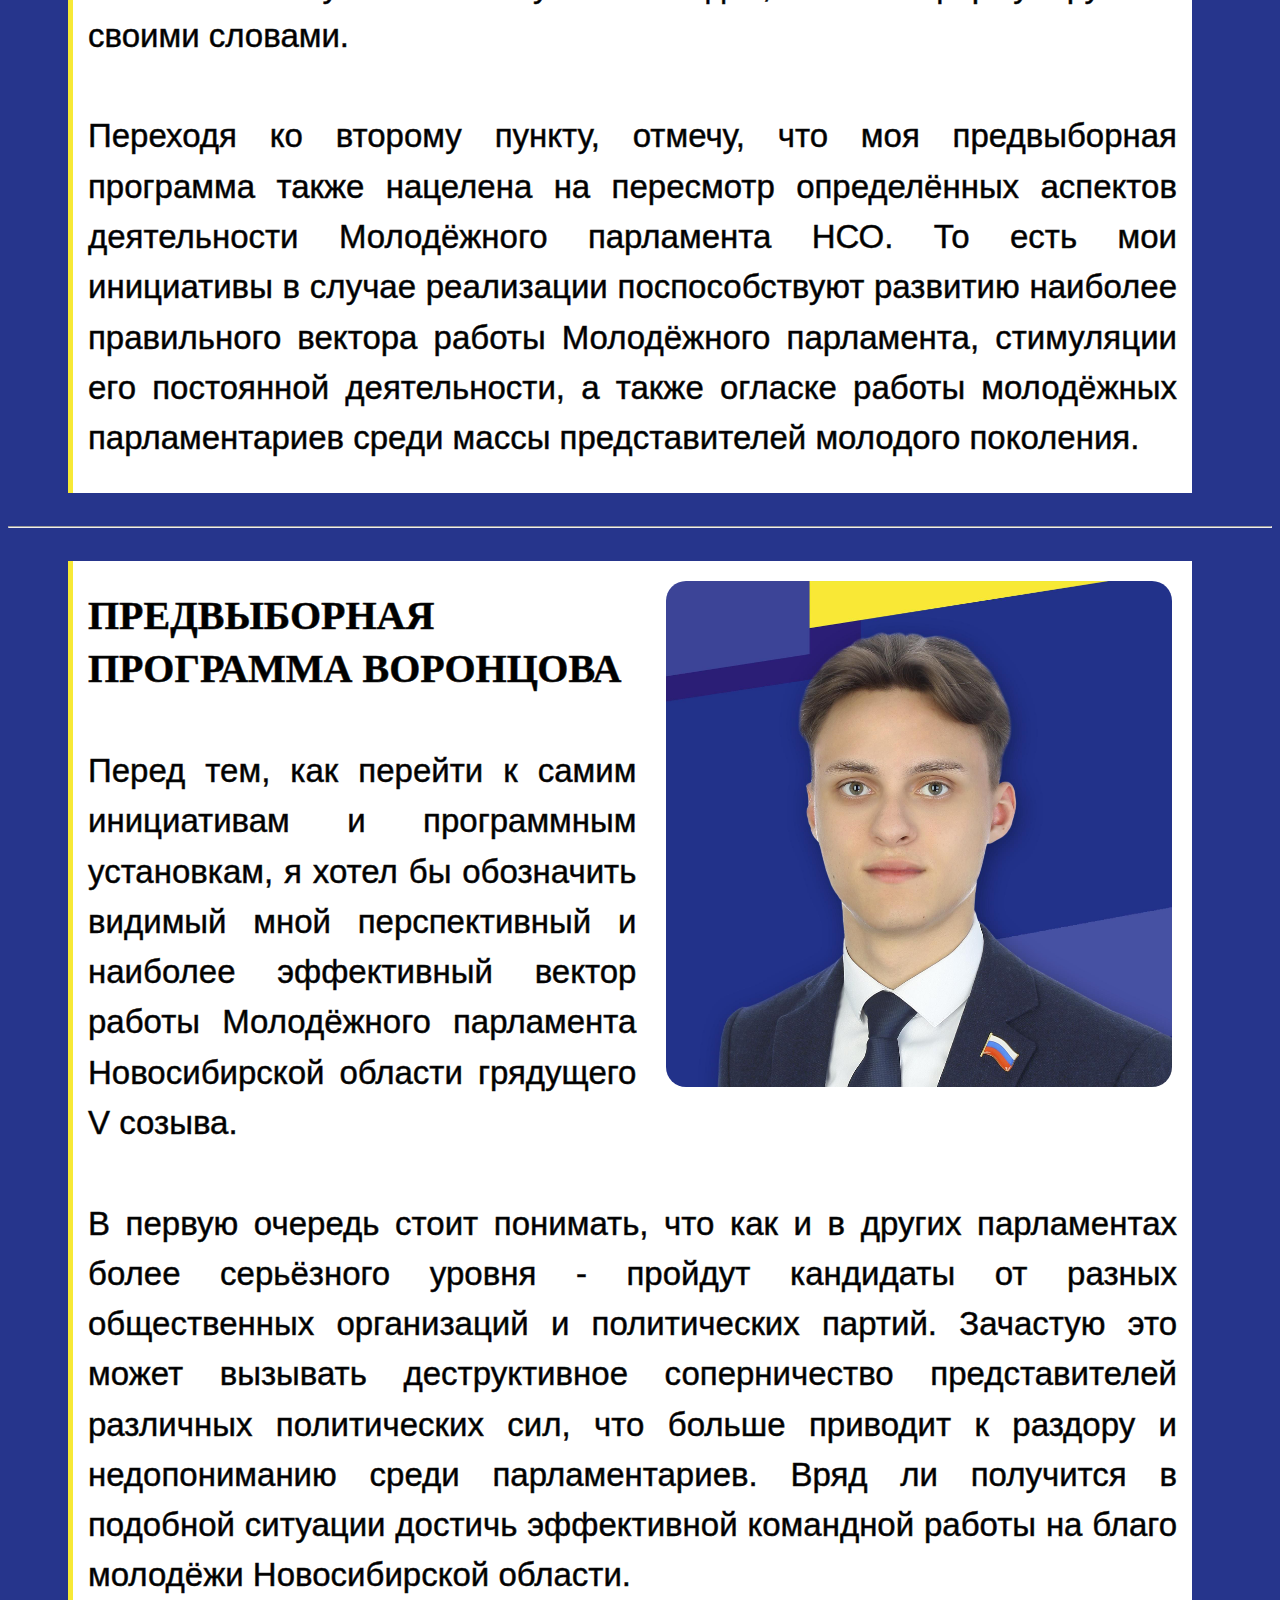
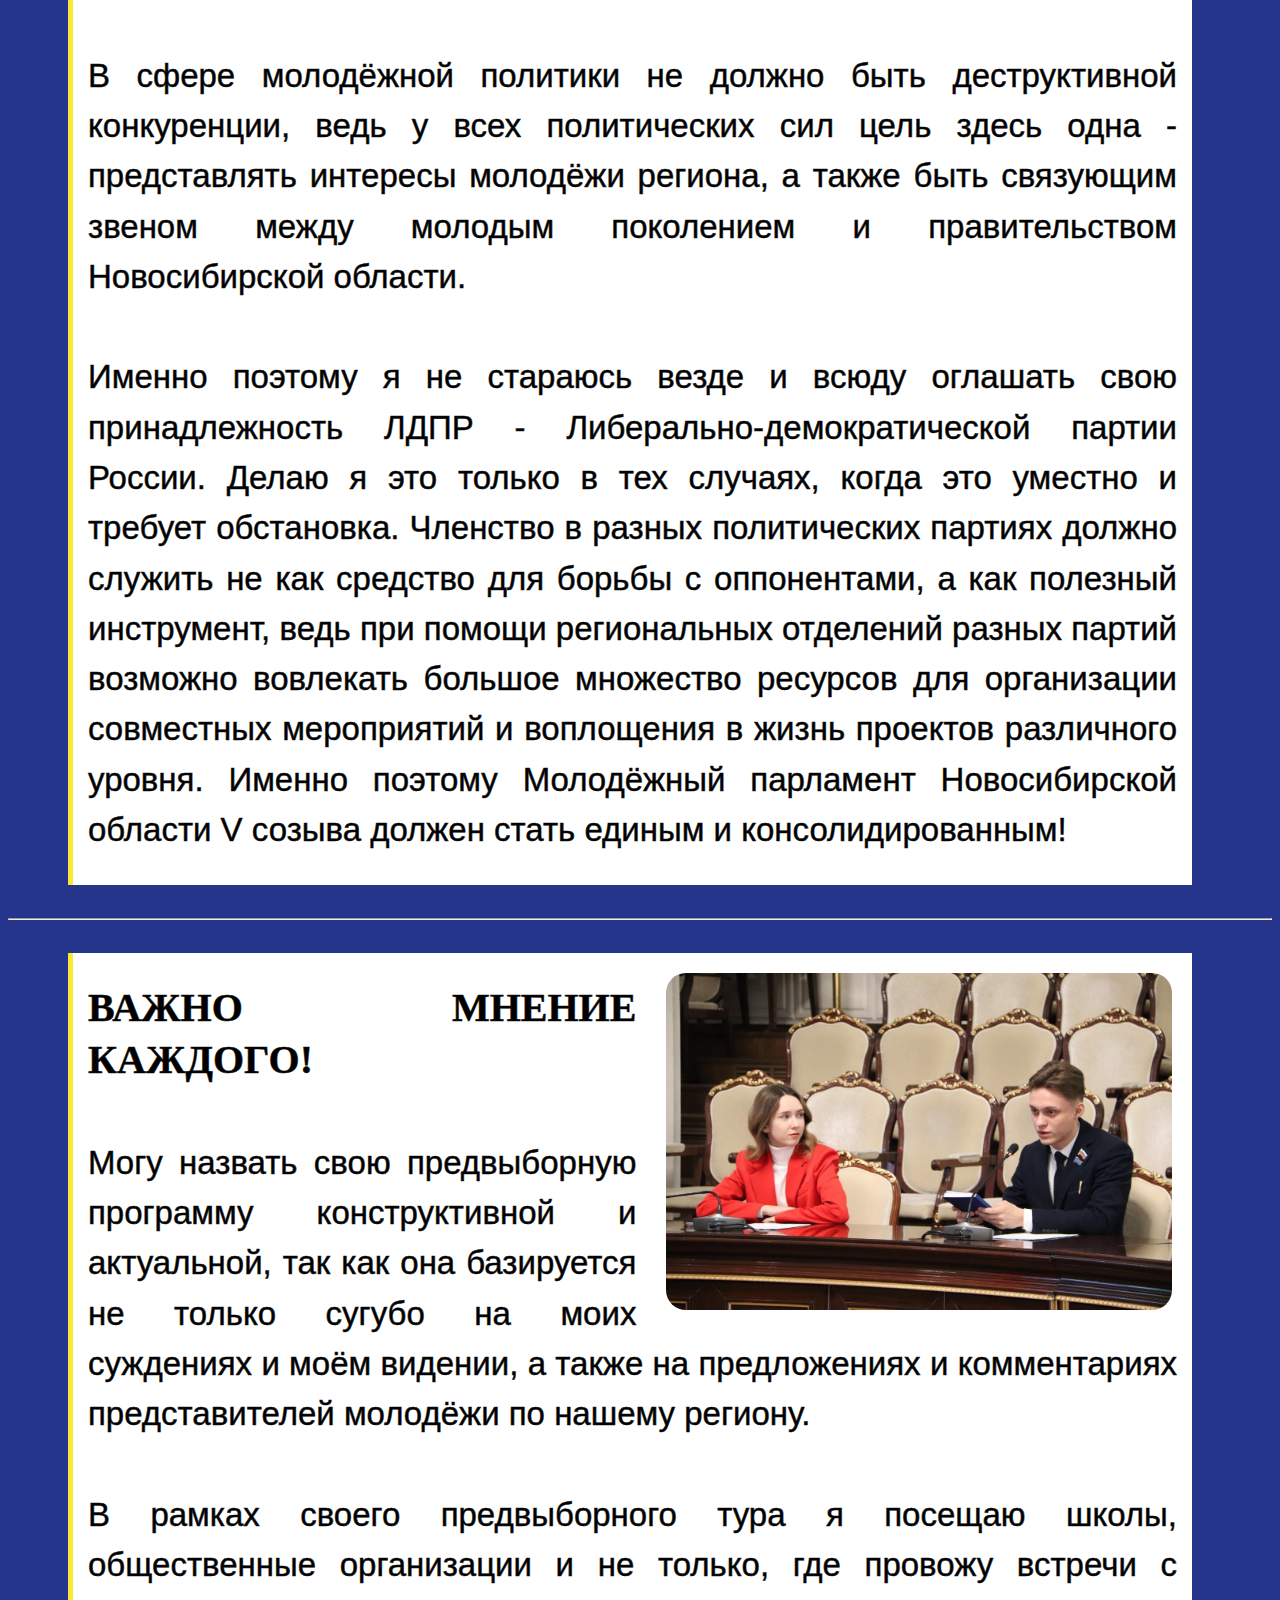
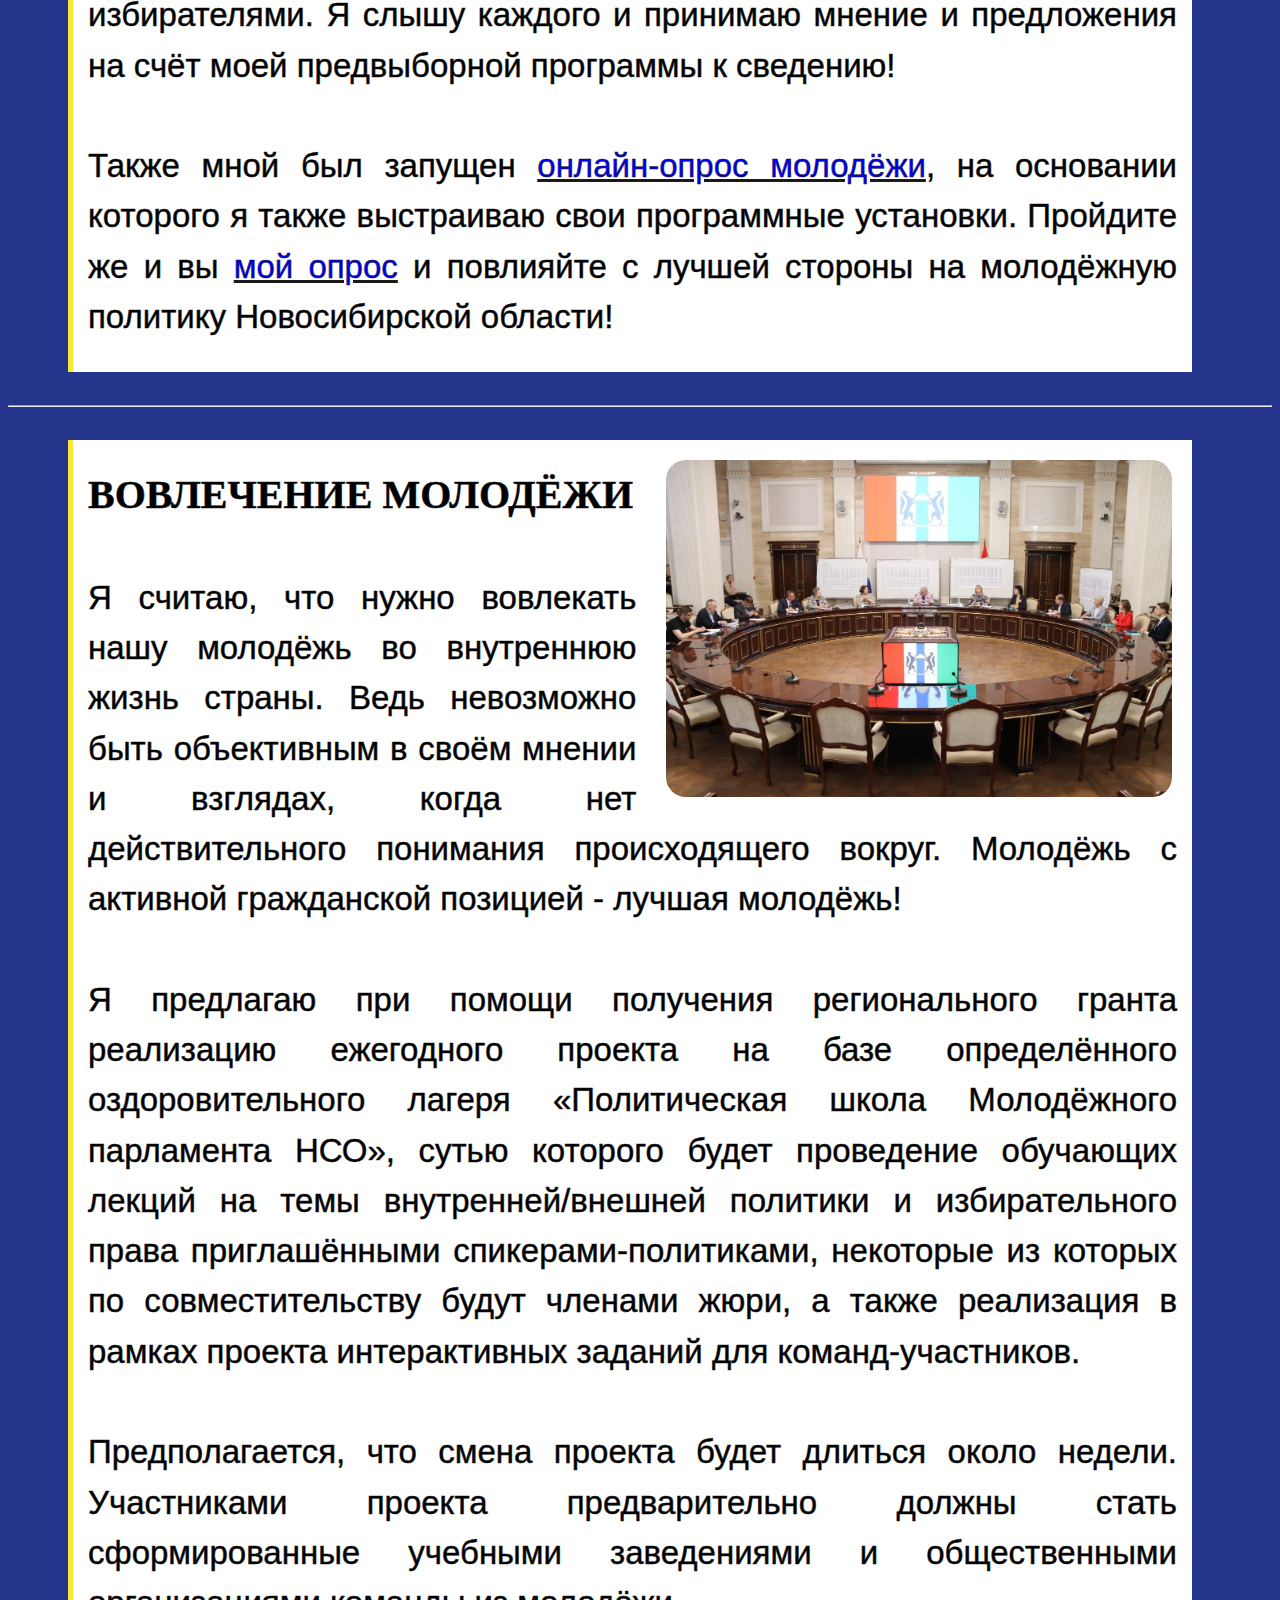
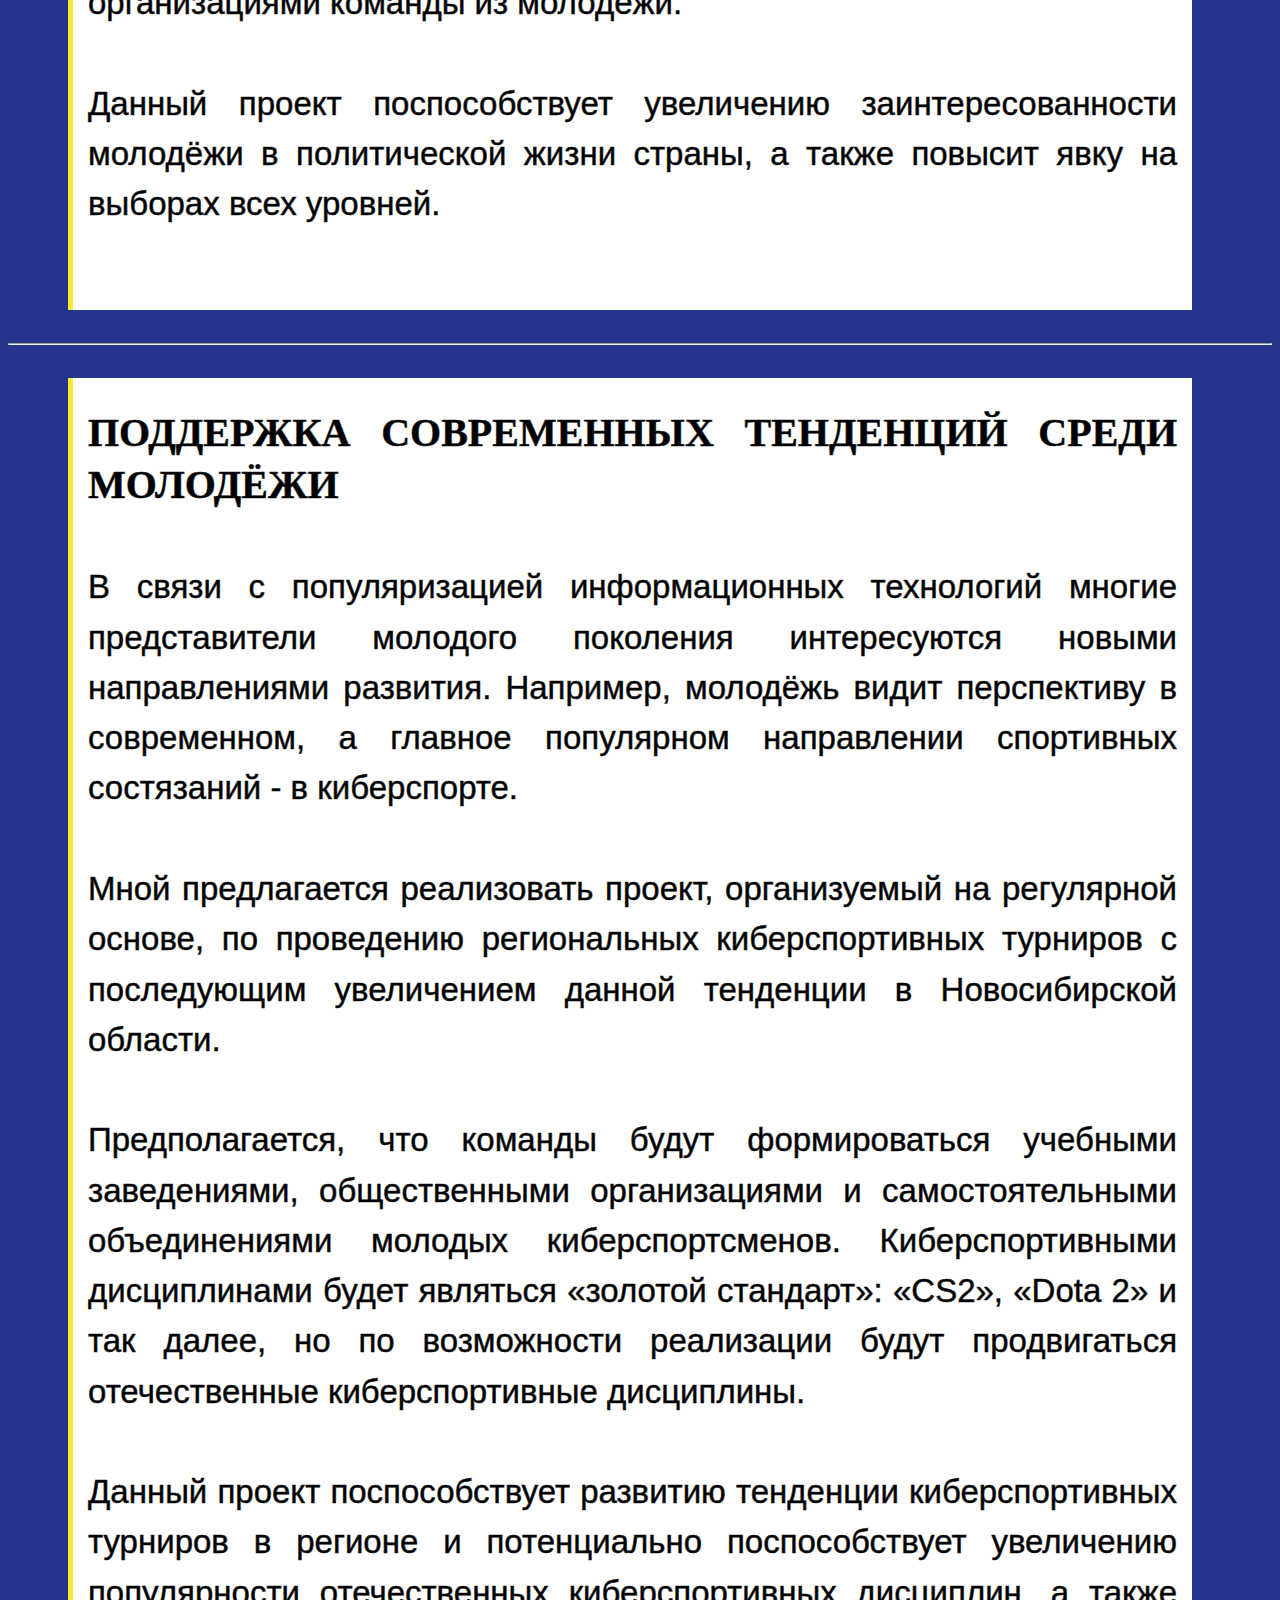
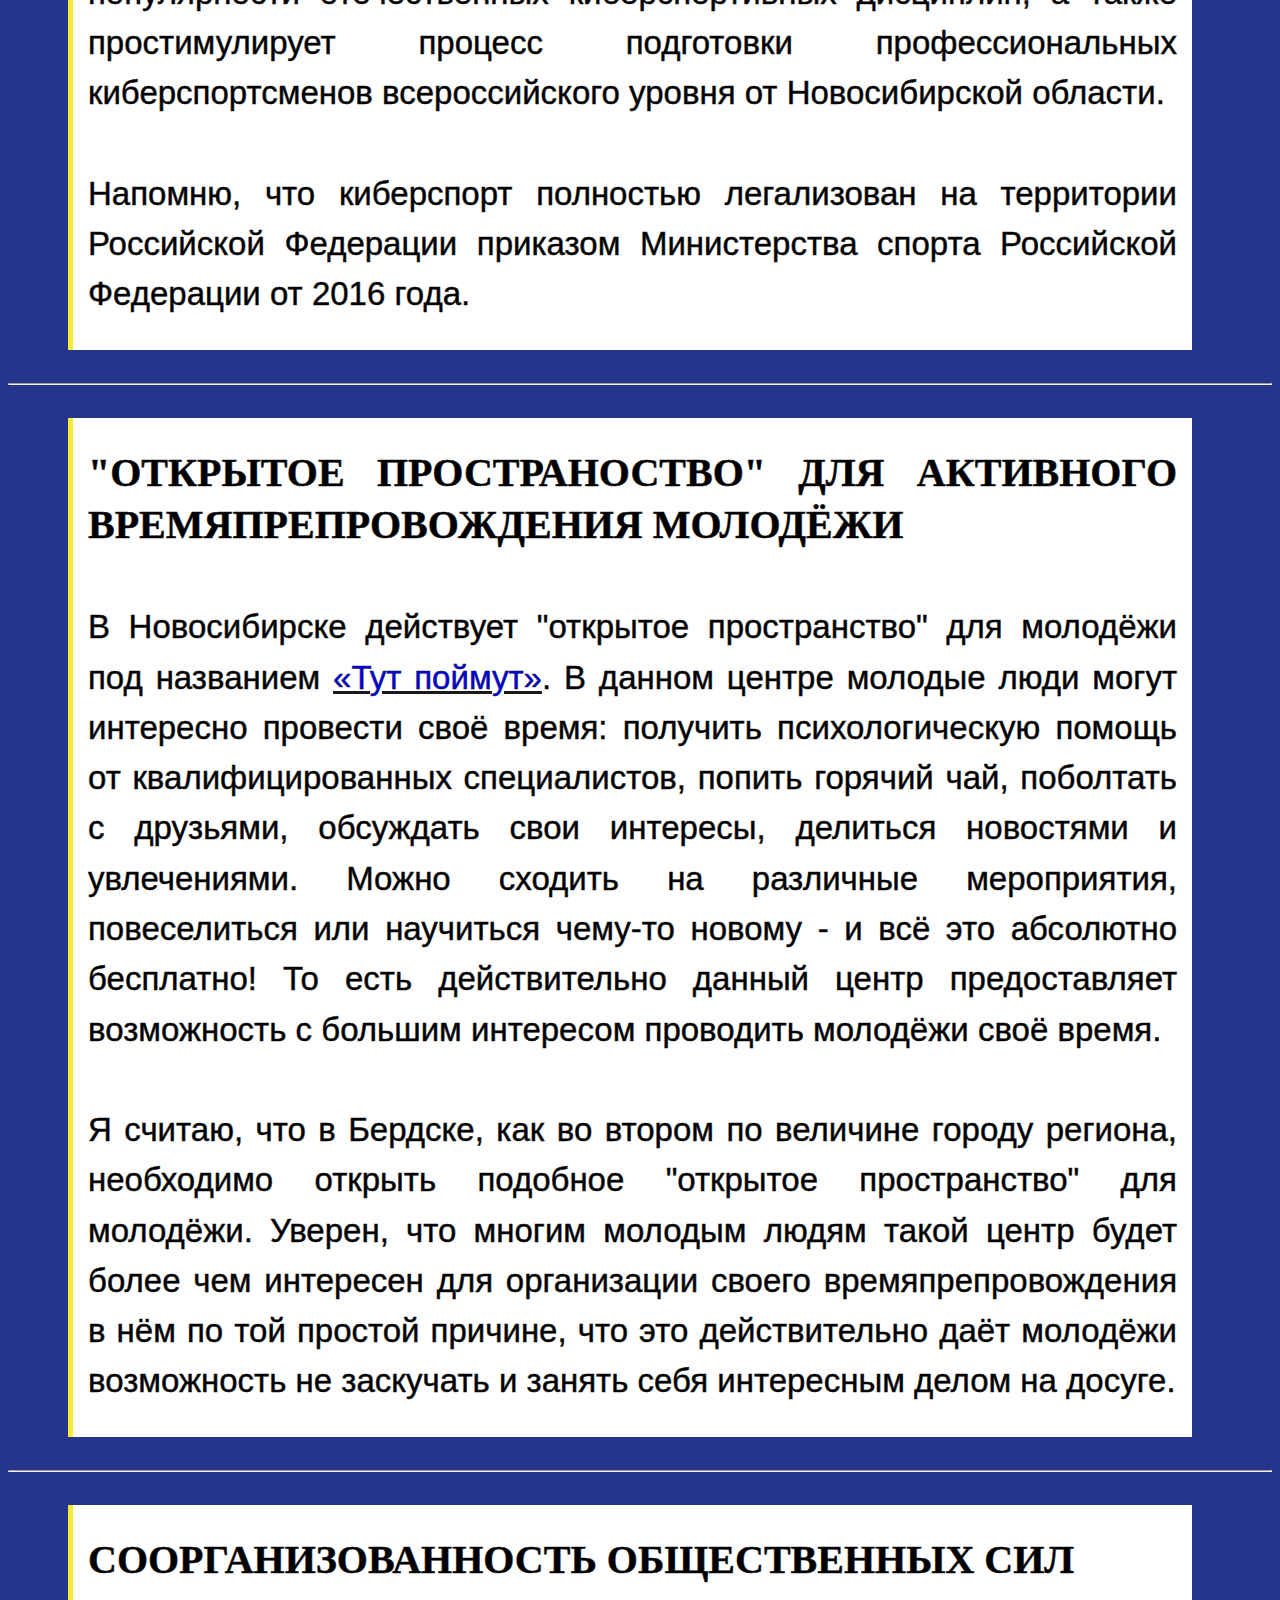
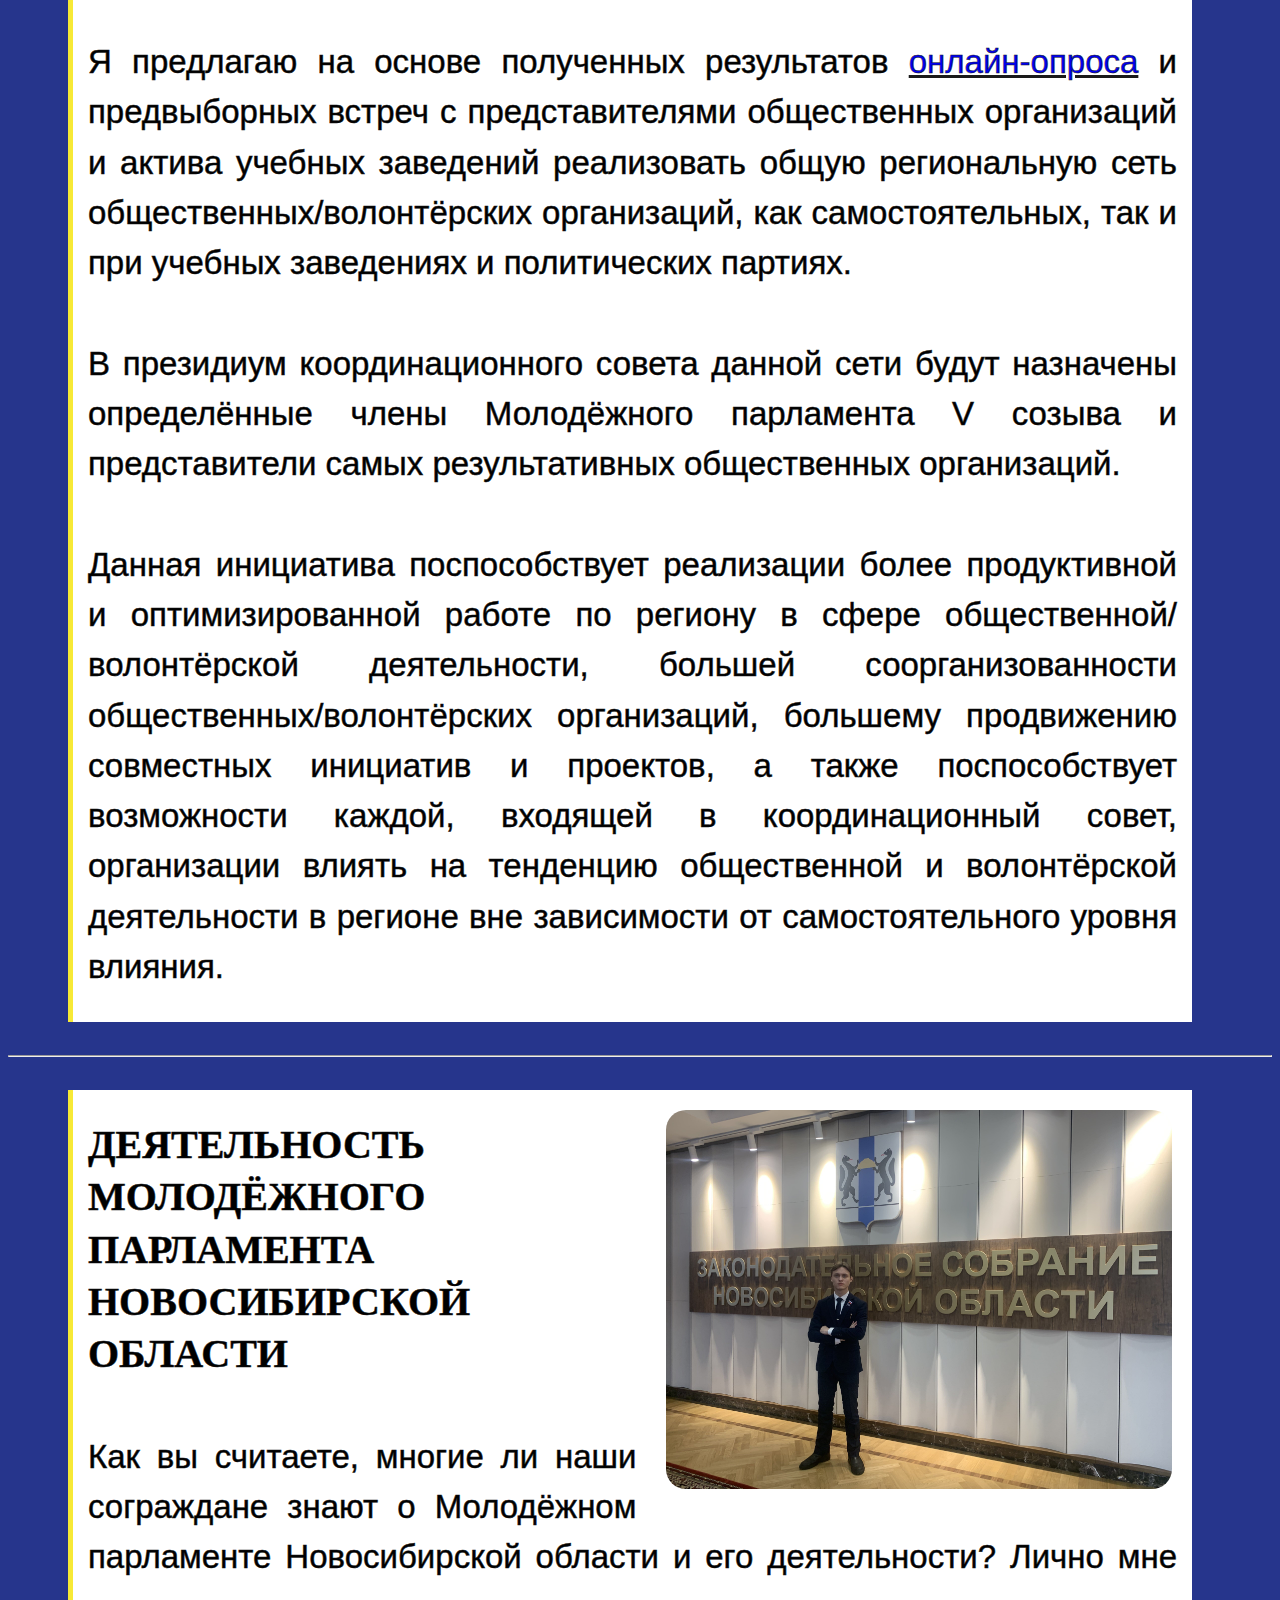
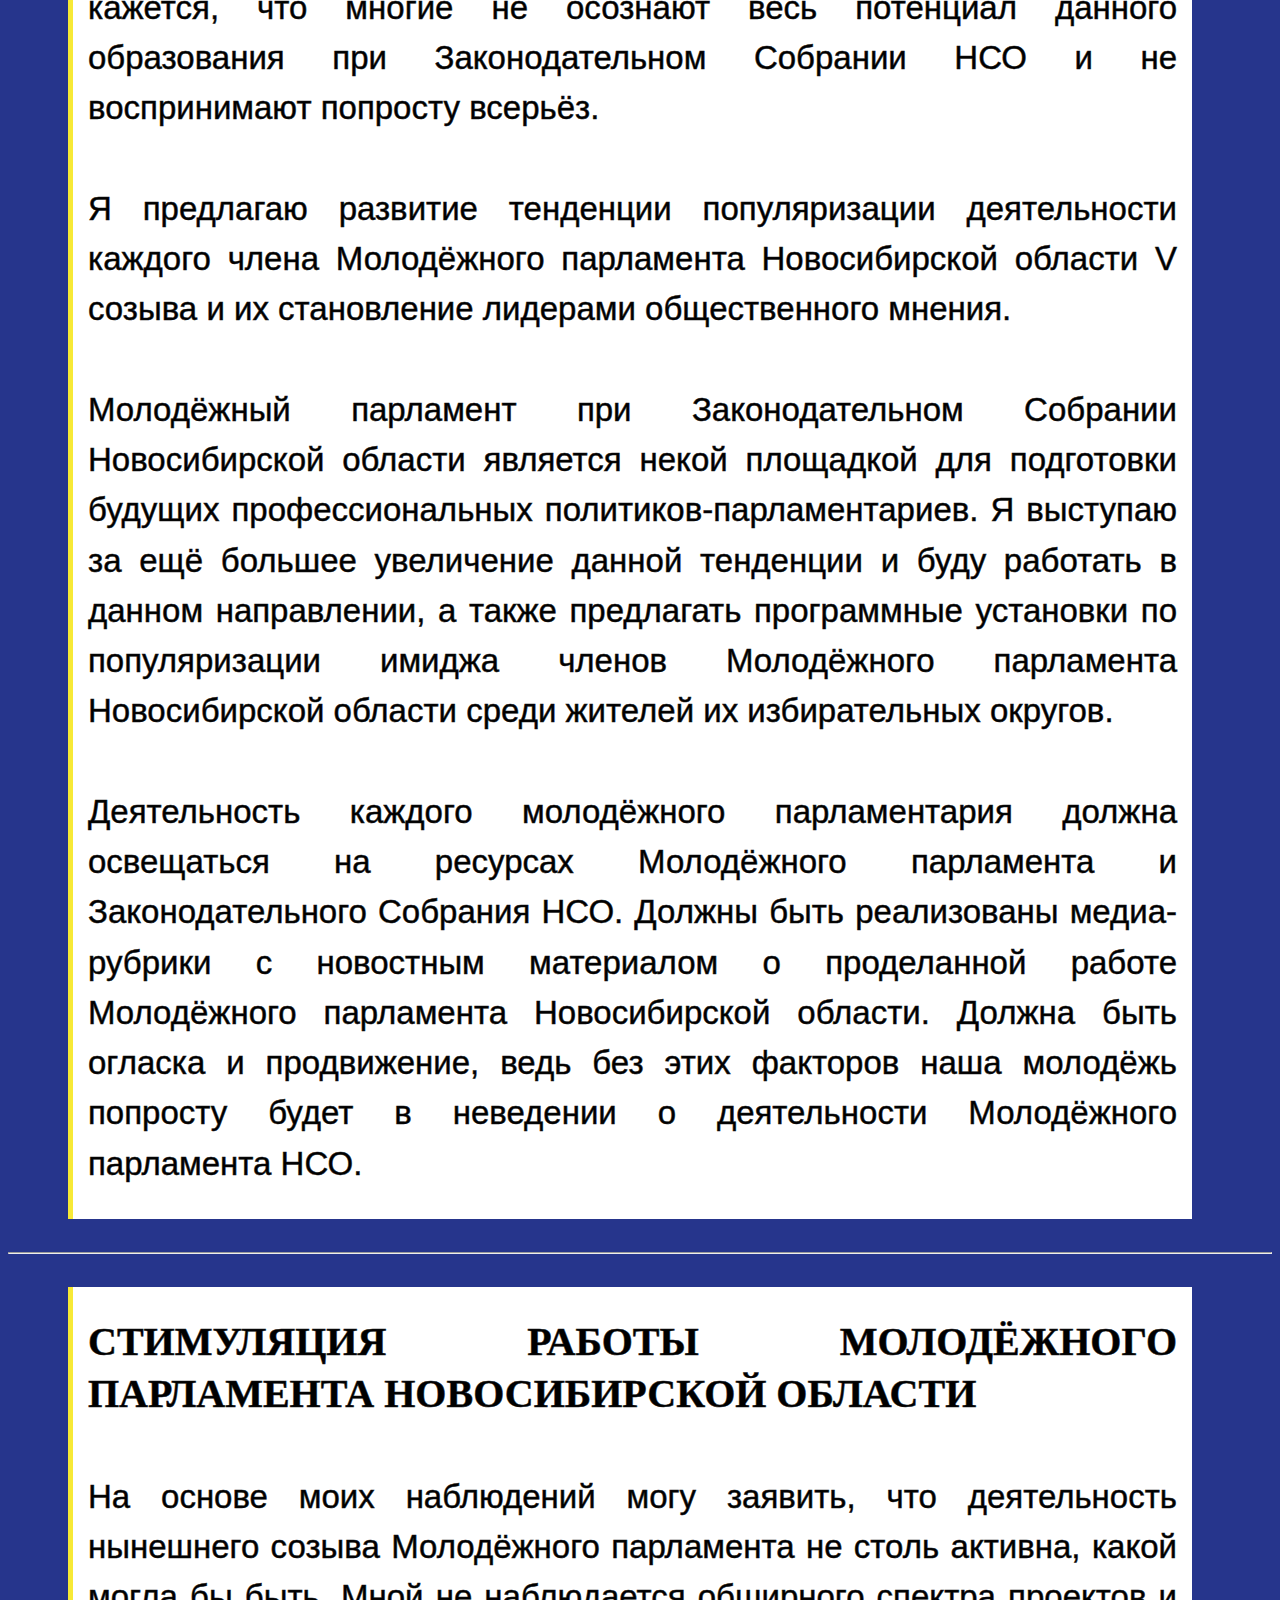
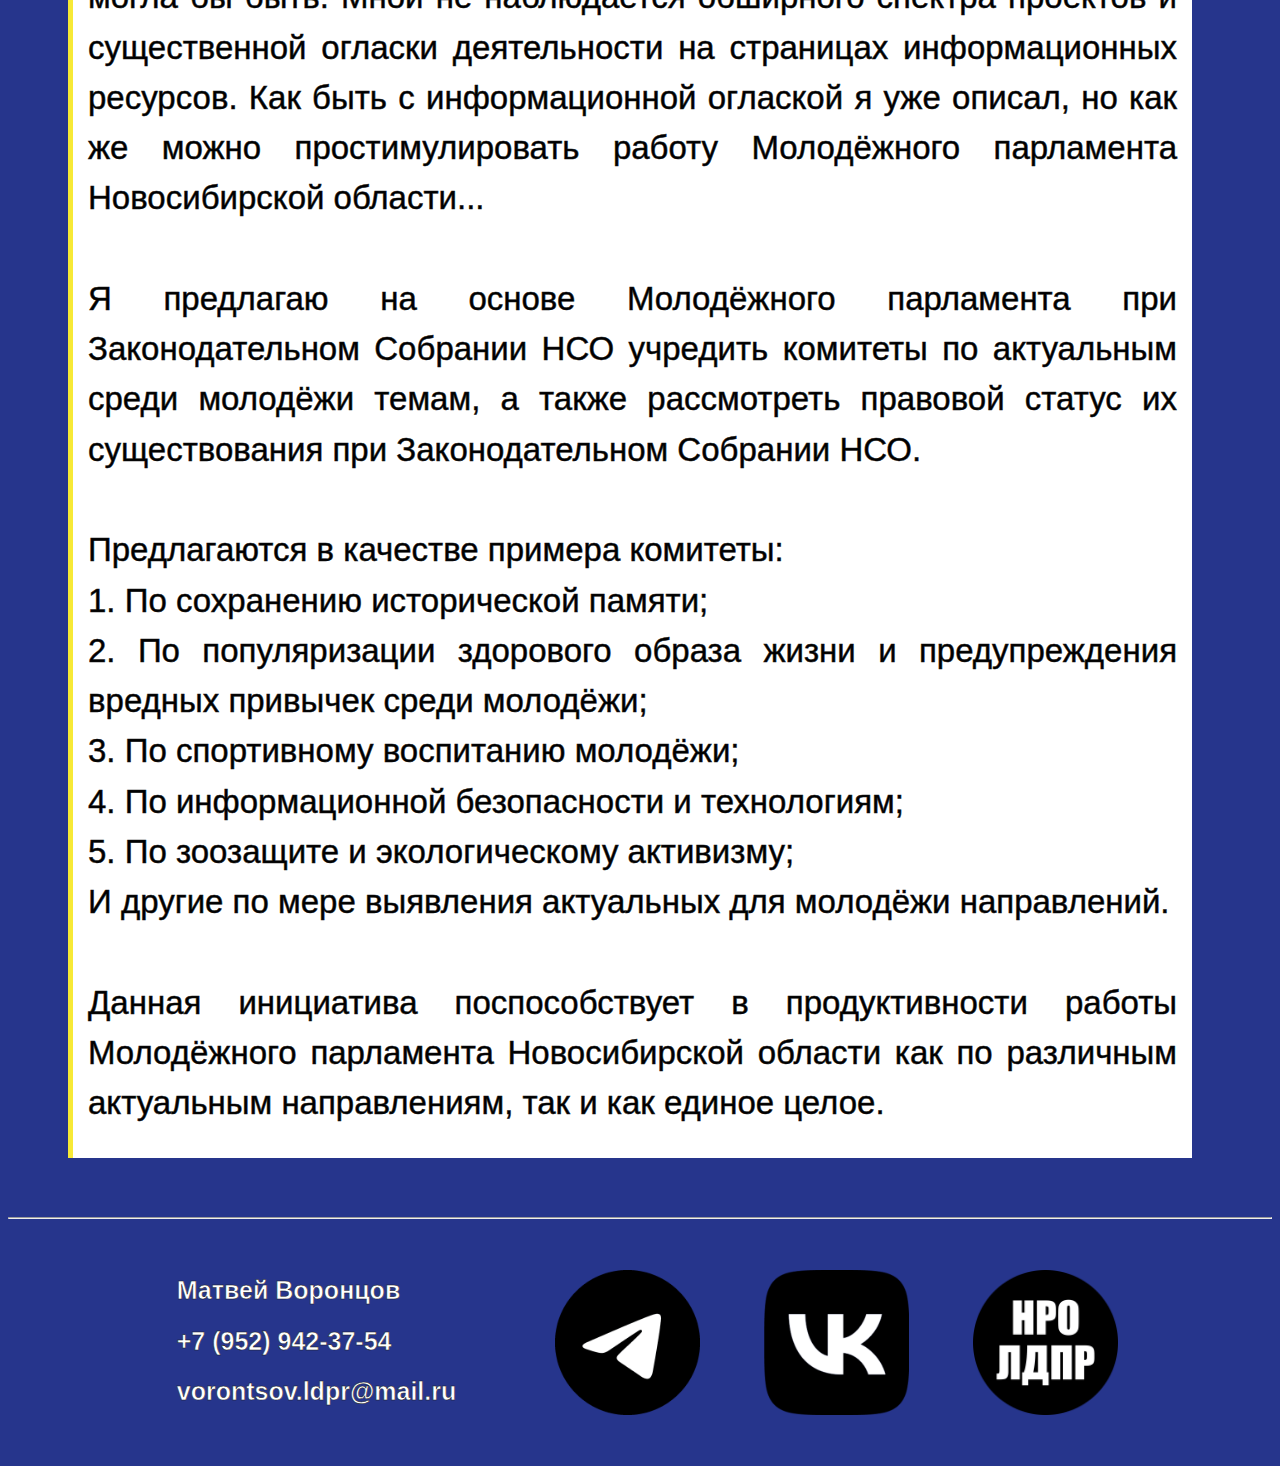
<file: program.html>
<!doctype html>
<html lang="ru">
    <head>
        <meta charset="utf-8" />
        <title>Программа кандидата Воронцова</title>
        <link rel="shortcut icon" href="pages/img/icon.png " type="image/x-icon">
        <link rel="stylesheet" href="pages/css/style.css" />

        <ul id="navbar">
            <li><a href="https://matvey-vorontsov.ru">Главная</a></li>
            <li><a href="portfolio.html">О кандидате</a></li>
            <li><a href="elections.html">О выборах</a></li>
        </ul>

        <img src="pages/img/computer/program.jpg" class="sto_pc">
        <img src="pages/img/phone/program.jpg" class="sto_ph">

        <center>
            <ul id="navbarPhone">
                <li><a href="https://matvey-vorontsov.ru">Главная</a></li>
                <li><a href="portfolio.html">О кандидате</a></li>
                <li><a href="elections.html">Где и как голосовать</a></li>
            </ul>
        </center>
    </head>
    <body>
        <div>
            <center>
                <h1><p class="zag">ОТВЕТЫ НА ЧАСТО ЗАДАВАЕМЫЕ ВОПРОСЫ</p></h1>
            </center>
            <details class="main_text2">
                <summary style="font-size: 33px;"><b>Чем ты вообще будешь заниматься в Молодёжном Парламенте НСО?</b></summary>
                <p>
                    Помимо продвижения инициатив моей <a href="program.html">предвыборной программы</a> в Молодёжном Парламенте и их реализации на территории моего избирательного округа - я также буду являться главным представителем молодёжи города Бердска в законодательной власти Новосибирской области. Моей основной задачей будет являться представление ваших интересов в Законодательном Собрании НСО. Например, я могу вносить наши общие законопроекты и инициативы в Молодёжный Парламент. Также буду в тесной связке взаимодействовать с <a href="https://vk.com/odm_berdsk" target="_blank">Отделом по делам молодёжи</a> и другими общественными организациями Бердска для реализации интересного досуга молодёжи.
                    <br><br>
                    Приведу простые примеры:<br>
                    - на улицах Бердска службы управления плохо справляются с уборкой снега, я как депутат-молодёжник могу придать данную проблему широкой огласке, а также начать контактировать с муниципальными депутатами, а также подавать от имени депутатов Заксобрания обращения в различные инстанции для решения подобных проблем;<br>
                    - мои избиратели (например вы) захотели в Бердске мероприятие на спортивную тематику. Я совместно с депутатами муниципального уровня организую данную инициативу и мобилизую из числа активистов и молодёжи участников для данного мероприятия.
                </p>
            </details>
            <details class="main_text2">
                <summary style="font-size: 33px;"><b>Вот мы проголосуем за тебя. И как дальше с тобой поддерживать контакт?</b></summary>
                <p>
                    После встреч с молодёжными активами в рамках своего предвыборного тура я создаю общие чаты с избирателями для дальнейшей поддержки общения. В данных беседах я буду делится с потенциальными избирателями всей информацией по выборам и моей профессиональной деятельности после. В данных чатах вы можете задавать мне вопросы, предлагать свои инициативы и как-либо взаимодействовать со мной. Помните, что в случае моего избрания в Молодёжный Парламент НСО - я в первую очередь представляю вас и ваши интересы!
                    <br><br>
                    Если вдруг вы не попали ни на одну из моих предвыборных встреч, то свяжитесь со мной во <a href="https://vk.com/matvey.vorontsov" target="_blank">ВКонтакте</a> или <a href="https://t.me/matveyka_voron" target="_blank">Telegram</a>/WhatsApp: +7 (952) 942-37-54 - посредством переписки вы можете связаться со мной и обсудить все интересующие вас вопросы!              
                </p>
            </details>
            <details class="main_text2">
                <summary style="font-size: 33px;"><b>Помимо обещаний будут ли реальные действия? Многие кандидаты в депутаты делают грандиозные обещания, но не выполняют их.</b></summary>
                <p>
                    Стоит понимать, что в отличие от некоторых кандидатов на политические должности, которых интересует лишь обеспечение выгодного для себя существования в рамках капиталистического общества, мной движет идея - привнести в общество что-то новое и сделать его лучше!
                    <br><br>
                    Я являюсь выходцем из обычной среднестатистической русской семьи и не вижу для себя корыстных целей в рамках политической деятельности. Занимаюсь я политической/общественной деятельностью, так как издавна к этому лежит моя душа и я проявляю к данной сфере максимальный интерес.          
                </p>
            </details>
            <details class="main_text2">
                <summary style="font-size: 33px;"><b>Какая будет для тебя выгода, если победишь на выборах 26 апреля?</b></summary>
                <p>
                    Сразу отмечу, что материальной выгоды не будет НИКАКОЙ.<br>
                    Свою жизнь я планирую связать в дальнейшем с политикой и Молодёжный Парламент Новосибирской области для этого является отличным стартом. В статусе молодёжного парламентария я смогу начать с азов привносить ценный вклад в молодёжную политику на территории своей малой родины - города Бердска!<br><br>
                    В период трёхлетнего V созыва Молодёжного Парламента выгода моего членства в данном образовании при Законодательном Собрании Новосибирской области будет заключаться только в моей возможности работы на собственный имидж и авторитет среди избирателей города Бердска. Ведь в случае моей успешной и эффективной деятельности я буду в закономерном порядке получать лояльное отношение молодёжи и в целом граждан к своей персоне и в конечном итоге смогу в дальнейшем продвигать свою кандидатуру на выборах более серьёзного уровня, заручившись поддержкой лояльного ко мне, а главное единого и консолидированного электората!         
                </p>
            </details>
            <details class="main_text2">
                <summary style="font-size: 33px;"><b>Как и где можно проголосовать?</b></summary>
                <p>
                    Со всей информацией о выборах членов Молодёжного Парламента НСО V созыва с ответом на вопрос "где и как можно проголосовать" вы можете ознакомиться на <a href="elections.html">специальной странице</a>.
                </p>
            </details>
        </div>
        <br><hr>
        <div>
            <p class="main_text">
                <b class="zag2">СУТЬ ПРЕДВЫБОРНОЙ ПРОГРАММЫ</b><br><br>
                Основной сутью моей предвыборной программы является 2 основополагающих пункта:<br>
                1. Реализация постоянного и интересного досуга для молодёжи города Бердска с целью их продуктивного времяпрепровождения;<br>
                2. Корректировка работы Молодёжного парламента Новосибирской области.<br><br>

                Зачастую у молодёжи города Бердска может возникать вопрос: "Чем же нам заняться?". Мои предвыборные инициативы направлены именно на реализацию интересного досуга для молодых людей на постоянной основе. Предлагаемые мной проекты и мероприятия для обеспечения постоянного, а главное интересного времяпрепровождения, более чем возможно воплотить в жизнь! В отличие от моих оппонентов, которые делают экстраординарные обещания невозможные для реализации на уровне молодёжного парламента, я разрабатываю и продвигаю инициативы, которые вполне возможно реализовать на практике и которые действительно актуальны для молодёжи, что подтверждают результаты моих предвыборных встреч с избирателями!<br><br>
                
                Определённые мои конкуренты предлагают абсолютно неуместные для Молодёжного парламента программные тезисы, некоторые из которых не получается реализовать даже на правительственном уровне. Обещают избирателям миллионные гранты, чуть ли не каждому, при этом не раскрывая насколько это сложный процесс, который проходят лишь одни из тысяч! Моя же программа нацелена именно на сближение с избирателями и на скорейшую реализацию моих актуальных проектов, а не на создание красочной иллюзии для избирателей и привлечение их внимания "круглыми суммами".<br><br>
                
                Актуальность моих инициатив также подтверждает тот факт, что определённые мои тезисы, используемые мной с самого начала избирательной кампании, появились в середине апреля в списках программных тезисов моих оппонентов, то есть другие кандидаты также заимствуют мои актуальные идеи, хоть и формулируя их своими словами.<br><br>

                Переходя ко второму пункту, отмечу, что моя предвыборная программа также нацелена на пересмотр определённых аспектов деятельности Молодёжного парламента НСО. То есть мои инициативы в случае реализации поспособствуют развитию наиболее правильного вектора работы Молодёжного парламента, стимуляции его постоянной деятельности, а также огласке работы молодёжных парламентариев среди массы представителей молодого поколения.
            </p>
        </div>
        <hr>
        <div>
            <center><a class="pc"><img src="pages/img/program/program_icon.jpg" class="ima"></a></center>
            <p class="main_text">
                <b class="zag2">ПРЕДВЫБОРНАЯ ПРОГРАММА ВОРОНЦОВА</b><br><br>
                Перед тем, как перейти к самим инициативам и программным установкам, я хотел бы обозначить видимый мной перспективный и наиболее эффективный вектор работы Молодёжного парламента Новосибирской области грядущего V созыва.<br><br>

                В первую очередь стоит понимать, что как и в других парламентах более серьёзного уровня - пройдут кандидаты от разных общественных организаций и политических партий. Зачастую это может вызывать деструктивное соперничество представителей различных политических сил, что больше приводит к раздору и недопониманию среди парламентариев. Вряд ли получится в подобной ситуации достичь эффективной командной работы на благо молодёжи Новосибирской области.<br><br>

                В сфере молодёжной политики не должно быть деструктивной конкуренции, ведь у всех политических сил цель здесь одна - представлять интересы молодёжи региона, а также быть связующим звеном между молодым поколением и правительством Новосибирской области.<br><br>

                Именно поэтому я не стараюсь везде и всюду оглашать свою принадлежность ЛДПР - Либерально-демократической партии России. Делаю я это только в тех случаях, когда это уместно и требует обстановка. Членство в разных политических партиях должно служить не как средство для борьбы с оппонентами, а как полезный инструмент, ведь при помощи региональных отделений разных партий возможно вовлекать большое множество ресурсов для организации совместных мероприятий и воплощения в жизнь проектов различного уровня. Именно поэтому Молодёжный парламент Новосибирской области V созыва должен стать единым и консолидированным!
            </p>
        </div>
        <hr>
        <div>
            <center><img src="pages/img/izbirkom/IMG_2998.jpg" class="ima"></center>
            <p class="main_text">
                <b class="zag2">ВАЖНО МНЕНИЕ КАЖДОГО!</b><br><br>
                Могу назвать свою предвыборную программу конструктивной и актуальной, так как она базируется не только сугубо на моих суждениях и моём видении, а также на предложениях и комментариях представителей молодёжи по нашему региону.<br><br>

                В рамках своего предвыборного тура я посещаю школы, общественные организации и не только, где провожу встречи с избирателями. Я слышу каждого и принимаю мнение и предложения на счёт моей предвыборной программы к сведению!<br><br>

                Также мной был запущен <a href="https://forms.yandex.ru/u/6605748d068ff006b56b3ee6/" target="_blank">онлайн-опрос молодёжи</a>, на основании которого я также выстраиваю свои программные установки. Пройдите же и вы <a href="https://forms.yandex.ru/u/6605748d068ff006b56b3ee6/" target="_blank">мой опрос</a> и повлияйте с лучшей стороны на молодёжную политику Новосибирской области!
            </p>
        </div>
        <hr>
        <div>
            <center><img src="pages/img/izbirkom/IMG_2970.jpg" class="ima"></center>
            <p class="main_text">
                <b class="zag2">ВОВЛЕЧЕНИЕ МОЛОДЁЖИ</b><br><br>
                Я считаю, что нужно вовлекать нашу молодёжь во внутреннюю жизнь страны. Ведь невозможно быть объективным в своём мнении и взглядах, когда нет действительного понимания происходящего вокруг. Молодёжь с активной гражданской позицией - лучшая молодёжь!<br><br>

                Я предлагаю при помощи получения регионального гранта реализацию ежегодного проекта на базе определённого оздоровительного лагеря «Политическая школа Молодёжного парламента НСО», сутью которого будет проведение обучающих лекций на темы внутренней/внешней политики и избирательного права приглашёнными спикерами-политиками, некоторые из которых по совместительству будут членами жюри, а также реализация в рамках проекта интерактивных заданий для команд-участников.<br><br>

                Предполагается, что смена проекта будет длиться около недели. Участниками проекта предварительно должны стать сформированные учебными заведениями и общественными организациями команды из молодёжи.<br><br>

                Данный проект поспособствует увеличению заинтересованности молодёжи в политической жизни страны, а также повысит явку на выборах всех уровней.<br><br>
            </p>
        </div>
        <hr>
        <div>
            <p class="main_text">
                <b class="zag2">ПОДДЕРЖКА СОВРЕМЕННЫХ ТЕНДЕНЦИЙ СРЕДИ МОЛОДЁЖИ</b><br><br>
                В связи с популяризацией информационных технологий многие представители молодого поколения интересуются новыми направлениями развития. Например, молодёжь видит перспективу в современном, а главное популярном направлении спортивных состязаний - в киберспорте.<br><br>

                Мной предлагается реализовать проект, организуемый на регулярной основе, по проведению региональных киберспортивных турниров с последующим увеличением данной тенденции в Новосибирской области.<br><br>

                Предполагается, что команды будут формироваться учебными заведениями, общественными организациями и самостоятельными объединениями молодых киберспортсменов. Киберспортивными дисциплинами будет являться «золотой стандарт»: «CS2», «Dota 2» и так далее, но по возможности реализации будут продвигаться отечественные киберспортивные дисциплины.<br><br>

                Данный проект поспособствует развитию тенденции киберспортивных турниров в регионе и потенциально поспособствует увеличению популярности отечественных киберспортивных дисциплин, а также простимулирует процесс подготовки профессиональных киберспортсменов всероссийского уровня от Новосибирской области.<br><br>

                Напомню, что киберспорт полностью легализован на территории Российской Федерации приказом Министерства спорта Российской Федерации от 2016 года.
            </p>
        </div>
        <hr>
        <div>
            <p class="main_text">
                <b class="zag2">"ОТКРЫТОЕ ПРОСТРАНОСТВО" ДЛЯ АКТИВНОГО ВРЕМЯПРЕПРОВОЖДЕНИЯ МОЛОДЁЖИ</b><br><br>
                В Новосибирске действует "открытое пространство" для молодёжи под названием <a href="https://vk.com/center_tut" target="_blank">«Тут поймут»</a>. В данном центре молодые люди могут интересно провести своё время: получить психологическую помощь от квалифицированных специалистов, попить горячий чай, поболтать с друзьями, обсуждать свои интересы, делиться новостями и увлечениями. Можно сходить на различные мероприятия, повеселиться или научиться чему-то новому - и всё это абсолютно бесплатно! То есть действительно данный центр предоставляет возможность с большим интересом проводить молодёжи своё время.<br><br>

                Я считаю, что в Бердске, как во втором по величине городу региона, необходимо открыть подобное "открытое пространство" для молодёжи. Уверен, что многим молодым людям такой центр будет более чем интересен для организации своего времяпрепровождения в нём по той простой причине, что это действительно даёт молодёжи возможность не заскучать и занять себя интересным делом на досуге.
            </p>
        </div>
        <hr>
        <div>
            <p class="main_text">
                <b class="zag2">СООРГАНИЗОВАННОСТЬ ОБЩЕСТВЕННЫХ СИЛ</b><br><br>
                Я предлагаю на основе полученных результатов <a href="https://forms.yandex.ru/u/6605748d068ff006b56b3ee6/" target="_blank">онлайн-опроса</a> и предвыборных встреч с представителями общественных организаций и актива учебных заведений реализовать общую региональную сеть общественных/волонтёрских организаций, как самостоятельных, так и при учебных заведениях и политических партиях.<br><br>
                
                В президиум координационного совета данной сети будут назначены определённые члены Молодёжного парламента V созыва и представители самых результативных общественных организаций.<br><br>

                Данная инициатива поспособствует реализации более продуктивной и оптимизированной работе по региону в сфере общественной/волонтёрской деятельности, большей соорганизованности общественных/волонтёрских организаций, большему продвижению совместных инициатив и проектов, а также поспособствует возможности каждой, входящей в координационный совет, организации влиять на тенденцию общественной и волонтёрской деятельности в регионе вне зависимости от самостоятельного уровня влияния.
            </p>
        </div>
        <hr>
        <div>
            <center><img src="pages/img/izbirkom/zakso.jpeg" class="ima"></center>
            <p class="main_text">
                <b class="zag2">ДЕЯТЕЛЬНОСТЬ МОЛОДЁЖНОГО ПАРЛАМЕНТА НОВОСИБИРСКОЙ ОБЛАСТИ</b><br><br>
                Как вы считаете, многие ли наши сограждане знают о Молодёжном парламенте Новосибирской области и его деятельности? Лично мне кажется, что многие не осознают весь потенциал данного образования при Законодательном Собрании НСО и не воспринимают попросту всерьёз.<br><br>

                Я предлагаю развитие тенденции популяризации деятельности каждого члена Молодёжного парламента Новосибирской области V созыва и их становление лидерами общественного мнения.<br><br>
                
                Молодёжный парламент при Законодательном Собрании Новосибирской области является некой площадкой для подготовки будущих профессиональных политиков-парламентариев. Я выступаю за ещё большее увеличение данной тенденции и буду работать в данном направлении, а также предлагать программные установки по популяризации имиджа членов Молодёжного парламента Новосибирской области среди жителей их избирательных округов.<br><br>

                Деятельность каждого молодёжного парламентария должна освещаться на ресурсах Молодёжного парламента и Законодательного Собрания НСО. Должны быть реализованы медиа-рубрики с новостным материалом о проделанной работе Молодёжного парламента Новосибирской области. Должна быть огласка и продвижение, ведь без этих факторов наша молодёжь попросту будет в неведении о деятельности Молодёжного парламента НСО.
            </p>
        </div>
        <hr>
        <div>
            <p class="main_text">
                <b class="zag2">СТИМУЛЯЦИЯ РАБОТЫ МОЛОДЁЖНОГО ПАРЛАМЕНТА НОВОСИБИРСКОЙ ОБЛАСТИ</b><br><br>
                На основе моих наблюдений могу заявить, что деятельность нынешнего созыва Молодёжного парламента не столь активна, какой могла бы быть. Мной не наблюдается обширного спектра проектов и существенной огласки деятельности на страницах информационных ресурсов. Как быть с информационной оглаской я уже описал, но как же можно простимулировать работу Молодёжного парламента Новосибирской области...<br><br>

                Я предлагаю на основе Молодёжного парламента при Законодательном Собрании НСО учредить комитеты по актуальным среди молодёжи темам, а также рассмотреть правовой статус их существования при Законодательном Собрании НСО.<br><br>
                
                Предлагаются в качестве примера комитеты:<br>
                1. По сохранению исторической памяти;<br>
                2. По популяризации здорового образа жизни и предупреждения вредных привычек среди молодёжи;<br>
                3. По спортивному воспитанию молодёжи;<br>
                4. По информационной безопасности и технологиям;<br>
                5. По зоозащите и экологическому активизму;<br>
                И другие по мере выявления актуальных для молодёжи направлений.<br><br>
                
                Данная инициатива поспособствует в продуктивности работы Молодёжного парламента Новосибирской области как по различным актуальным направлениям, так и как единое целое.
            </p>
        </div>
    </body>

    <footer class="foot">
        <br class="pc_br"><hr>
        <div class="text_footer">
            <center>
            <table>
                <tr>
                    <th><p class="text_footer2">Матвей Воронцов<br>+7 (952) 942-37-54<br>vorontsov.ldpr@mail.ru</p></th>
                    <th><a href="https://t.me/karmanny_politik" target="_blank"><img src="pages/img/logo_tg.png" class="ima_but"></a></th>
                    <th><a href="https://vk.com/matvey.vorontsov" target="_blank"><img src="pages/img/logo_vk.png" class="ima_but"></a></th>
                    <th><a href="https://vk.com/ldpr54rus" target="_blank"><img src="pages/img/logo_nro_ldpr.png" class="ima_but"></a></th>
                </tr>
                <tr>
                <td></td><td></td></tr>
            </table>
            </center>
        </div>
    </footer>

</html>
</file>
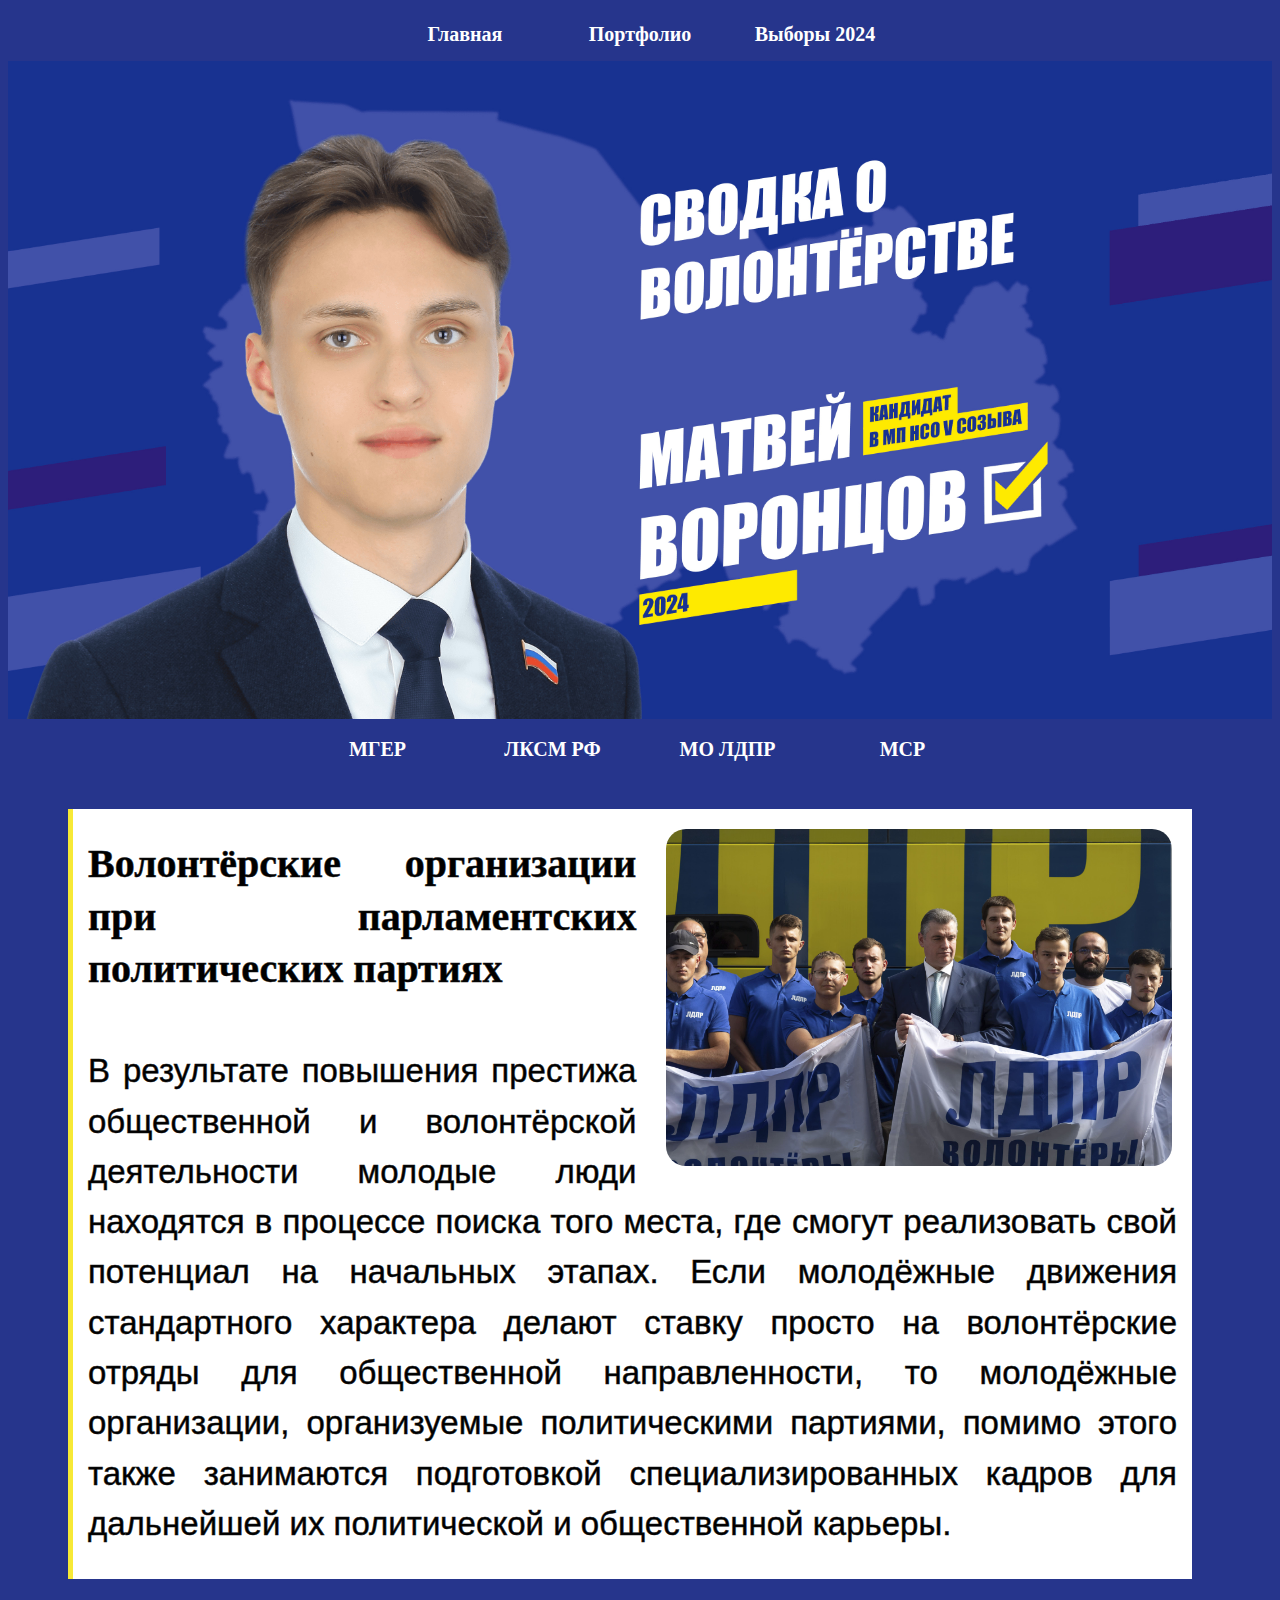
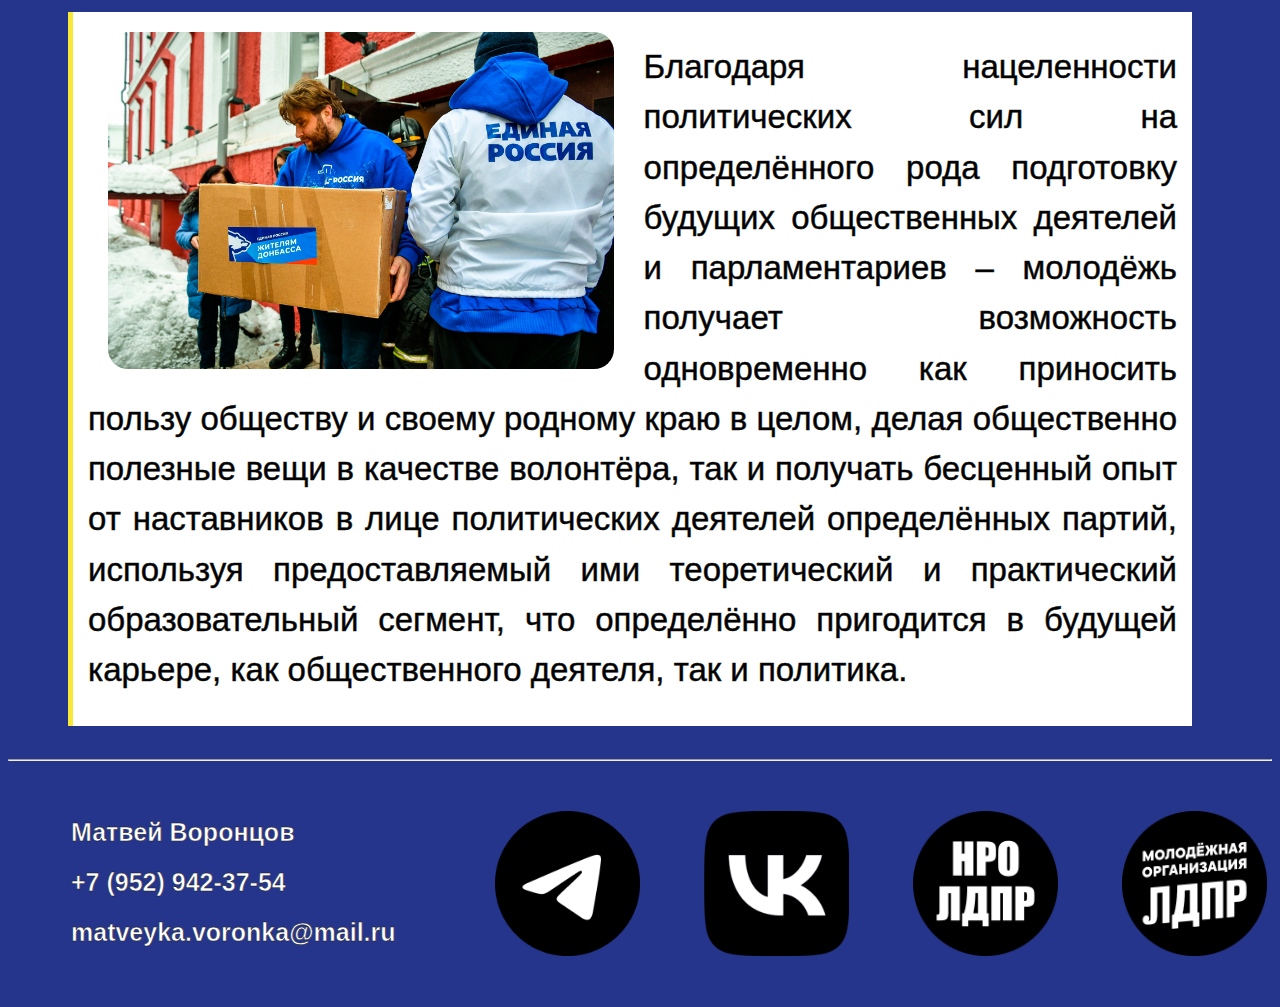
<file: volunteers.html>
<!doctype html>
<html lang="ru">
    <head>
        <meta charset="utf-8" />
        <title>Памятка волонтёру</title>
        <link rel="shortcut icon" href="pages/img/icon.ico " type="image/x-icon">
        <link rel="stylesheet" href="pages/css/style.css" />

        <ul id="navbar">
            <li><a href="https://matvey-vorontsov.ru">Главная</a></li>
            <li><a href="portfolio.html">Портфолио</a></li>
            <li><a href="">Выборы 2024</a></li>
        </ul>

        <img src="pages/img/computer/volont.jpg" class="sto_pc">
        <img src="pages/img/phone/volont.jpg" class="sto_ph">

        <ul id="navbar">
            <li><a href="mger.html">МГЕР</a></li>
            <li><a href="lksm.html">ЛКСМ РФ</a></li>
            <li><a href="molodej_ldpr.html">МО ЛДПР</a></li>
            <li><a href="msr.html">МСР</a></li>
        </ul>

        <center>
            <ul id="navbarPhone">
                <li><a href="https://matvey-vorontsov.ru">Главная</a></li>
                <li><a href="portfolio.html">Портфолио</a></li>
                <li><a href="">Выборы 2024</a></li>
            </ul>
            <ul id="navbarPhone">
                <li><a href="mger.html">МГЕР</a></li>
                <li><a href="lksm.html">ЛКСМ РФ</a></li>
                <li><a href="molodej_ldpr.html">МО ЛДПР</a></li>
                <li><a href="msr.html">МСР</a></li>
            </ul>
        </center>
    </head>
    <body>
        <div>
            <center><img src="pages/img/ldpr_volunteers.jpg" class="ima"></center>
            <p class="main_text">
                <b class="zag2">Волонтёрские организации при парламентских политических партиях</b><br><br>
                В результате повышения престижа общественной и волонтёрской деятельности молодые люди находятся в процессе поиска того места, где смогут реализовать свой потенциал на начальных этапах. Если молодёжные движения стандартного характера делают ставку просто на волонтёрские отряды для общественной направленности, то молодёжные организации, организуемые политическими партиями, помимо этого также занимаются подготовкой специализированных кадров для дальнейшей их политической и общественной карьеры.
            </p>
            <center><img src="pages/img/mger_volunteers.jpg" class="ima2"></center>
            <p class="main_text">
                Благодаря нацеленности политических сил на определённого рода подготовку будущих общественных деятелей и парламентариев – молодёжь получает возможность одновременно как приносить пользу обществу и своему родному краю в целом, делая общественно полезные вещи в качестве волонтёра, так и получать бесценный опыт от наставников в лице политических деятелей определённых партий, используя предоставляемый ими теоретический и практический образовательный сегмент, что определённо пригодится в будущей карьере, как общественного деятеля, так и политика.
            </p>
        </div>
    </body>

    <footer class="foot">
        <hr>
        <div class="text_footer">
            <center>
            <table>
                <tr>
                    <th><p class="text_footer2">Матвей Воронцов<br>+7 (952) 942-37-54<br>matveyka.voronka@mail.ru</p></th>
                    <th><a href="https://t.me/karmanny_politik" target="_blank"><img src="pages/img/logo_tg.png" class="ima_but"></a></th>
                    <th><a href="https://vk.com/matvey.vorontsov" target="_blank"><img src="pages/img/logo_vk.png" class="ima_but"></a></th>
                    <th><a href="https://vk.com/ldpr54rus" target="_blank"><img src="pages/img/logo_nro_ldpr.png" class="ima_but"></a></th>
                    <th class="ne"><a href="https://vk.com/molodejldpr" target="_blank"><img src="pages/img/logo_junior_ldpr.png" class="ima_but"></a></th>
                </tr>
                <tr>
                <td></td><td></td></tr>
            </table>
            </center>
        </div>
    </footer>

</html>
</file>
<file: pages/css/style.css>
body {
    background-size: cover;
    color: black;
    background-color: #26358c;
}

.sto_pc {
    display: inline;
    width: 100%;
    margin-left: 0%;
    margin-right: 0%;
}

.sto_ph {
    display: none;
}

p {
    font-family: Arial;
}

.text_footer {
    color: white;
    -webkit-text-stroke: 0.5px #1a1a1a;
    margin-left: 0px;
    margin-right: 0px;
    font-size: 25px;
    text-align: justify;
    padding: 5px 15px;
    line-height: 1.33cm;
}

.text_footer2 {
    -webkit-text-stroke: 0.5px #1a1a1a;
    margin-left: 30px;
    margin-right: 50px;
    font-size: 25px;
    text-align: justify;
    padding: 5px 15px;
    line-height: 1.33cm;
}

.ima {
    width: 40%;
    float: right;
    margin-right: 100px;
    margin-left: 30px;
    margin-top: 20px;
    border-radius: 20px;
}

.imaa {
    width: 50%;
    margin-right: 200px;
    margin-left: 0px;
    margin-top: 0px;
}

.map {
    width: 40%;
    float: right;
    margin-right: 100px;
    margin-left: 30px;
    margin-top: 20px;
    border-radius: 20px;
}

.ima2 {
    width: 40%;
    float: left;
    margin-right: 30px;
    margin-left: 100px;
    margin-top: 20px;
    border-radius: 20px;
}

.ima_but {
    width: 145px;
    margin-right: 30px;
    margin-left: 30px;
    margin-top: 20px;
}

.ima_but:hover {
    opacity: 0.6;
}

.zag {
    color: white;
    -webkit-text-stroke:1.1px #1a1a1a;
    font-size: 40px;
    /*background: rgba(51, 51, 51, 1);
    padding: 10px 5px;*/
    margin-left: 60px;
    margin-right: 100px;
    line-height: 1.4cm;
}

.zagg {
    color: white;
    -webkit-text-stroke:1.1px #1a1a1a;
    font-size: 40px;
    /*background: rgba(51, 51, 51, 1);
    padding: 10px 5px;*/
    margin-left: 200px;
    line-height: 1.4cm;
}

.zag2 {
    font-family: Calibri;
    font-size: 40px;
    
}

.video_pc {
    display: inline;
}

.video_ph {
    display: none;
}

.pc_br {
    display: inline;
}

.br_phone {
    display: none;
}

.main_text {
    -webkit-text-stroke: 0.5px #1a1a1a;
    margin-left: 60px;
    margin-right: 80px;
    font-size: 33px;
    text-align: justify;
    background: white;
    padding: 30px 15px;
    line-height: 1.33cm;
    border-left: 5px solid #f7e936;
}

.main_text2 {
    -webkit-text-stroke: 0.5px #1a1a1a;
    margin-left: 60px;
    margin-right: 80px;
    font-size: 25px;
    text-align: justify;
    background: white;
    padding: 5px 15px;
    line-height: 1.33cm;
}

.news_text {
    -webkit-text-stroke: 0.5px #1a1a1a;
    margin-left: 60px;
    margin-right: 100px;
    font-size: 33px;
    text-align: justify;
    background: rgb(51, 51, 51);
    padding: 30px 15px;
    border-left: 5px solid #33ADFF;
    line-height: 1.33cm;
}

.vk {
    display: inline;
}

#footer {
    margin-left: 10px;
    font-size: 13px;
}

#navbar {
    margin: 0;
    padding: 0;
    list-style-type: none;
  }
  #navbar li { display: inline; }

  #navbar {
    width: 100%;
    text-align: center;
    background-color: #26358c;
    font-size: 20px;
    margin-left: 0px;
  }
  #navbar a {
    color: #fff;
    padding: 15px 10px;
    text-decoration: none;
    font-weight: bold;
    display: inline-block;
    width: 150px;
  }

  #navbar a:hover {
    /*border-radius: 20px 5px;*/
    background-color: #4751a4;
  }

  #navbarPhone {
    display: none;
}

#main_img {
    width: 15%;
}

.button {
    /* Сбрасываем дефолтные стили */
    border: none;
    outline: none;
    display: inline-block;
    text-align: center;
    text-decoration: none;
    cursor: pointer;
    font-family: Roboto, Verdana, Tahoma, sans;
    /* Тут можно поэкспериментировать */
    padding: 20px 26px;
    border-radius: 100px;
    color: #fff;
    margin-left: 10px;
    margin-right: 10px;
  }
  .button i {
    margin-right: 4px;
  }
  .button + .button {
    margin-left: 6px;
  }
  .button.blue {
    background: #f7e936;
    color: #26358c;
  }
  .button.purple {
    background: #9b59b6;
  }

  .button:hover {
  box-shadow: 0 1px 3px rgba(0, 0, 0, 0.2);
}
.button:hover.blue {
  background: #39a1f4;
}
.button:hover.purple {
  background: #a66bbe;
}
.button:active {
  box-shadow: inset 0 1px 3px rgba(0, 0, 0, 0.2);
  text-shadow: 0 1px 3px rgba(0, 0, 0, 0.2);
}
.button:active.blue {
  background: #0d8aee;
}
.button:active.purple {
  background: #8f4bab;
}

.button:hover {
    box-shadow: 0 1px 3px rgba(0, 0, 0, 0.2);
  }
  .button:hover.blue {
    background: #4751a4;
    color: white;
  }
  .button:hover.purple {
    background: #a66bbe;
  }
  .button:active {
    box-shadow: inset 0 1px 3px rgba(0, 0, 0, 0.2);
    text-shadow: 0 1px 3px rgba(0, 0, 0, 0.2);
  }
  .button:active.blue {
    background: #0d8aee;
  }
  .button:active.purple {
    background: #8f4bab;
  }

@media screen and (max-width: 1000px) {
    .sto_pc {
        display: none;
    }
    
    .sto_ph {
        display: inline;
        width: 100%;
        margin-left: 0%;
        margin-right: 0%;
    }

    #navbarPhone {
        display: inline;
        margin: 0;
        padding: 0;
        list-style-type: none;
        width: 100%;
        margin-left: 15px;
        margin-right: 15px;
    }

    .video_pc {
        display: none;
    }

    .video_ph {
        display: inline;
    }

    #navbarPhone li {
        border-left: 10px solid #f7e936;
        border-bottom: 1px solid #666;
    }

    .pc {
        display: none;
    }

    #navbarPhone a {
        background-color: #4751a4;
        color: #fff;
        padding: 25px 5px;
        text-decoration: none;
        font-weight: bold;
        border-left: 5px solid #ffffff;
        display: block;
        font-size: 35px;
    }

    #navbarPhone a:focus {
        background-color: #101010;
    }
    .zag {
        font-size: 50px;
        margin-left: 10px;
        margin-right: 10px;
        line-height: 2cm;
    }

    .zagg {
        font-size: 50px;
        margin-left: 10px;
        margin-right: 10px;
        line-height: 2cm;
    }

    .imaa {
        width: 70%;
        float: none;
        margin-right: 0px;
        margin-left: 0px;
        margin-top: none;
        border-radius: none;
    }

    #main_img {
        width: 50%;
    }

    .text_footer {
        margin-left: 5px;
        margin-right: 5px;
        font-size: 25px;
        text-align: left;
        line-height: 1.8cm;
    }
    
    .main_text {
        margin-left: 5px;
        margin-right: 5px;
        font-size: 33px;
        text-align: left;
        line-height: 1.8cm;
    }

    .main_text2 {
        margin-left: 5px;
        margin-right: 5px;
        font-size: 25px;
        text-align: left;
        line-height: 1.8cm;
    }

    #navbar {
        display: none;
    }

    .vk {
        display: none;
    }

    .pc_br {
        display: none;
    }

    .br_phone {
        display: inline;
    }

    .ne {
        display: none;
    }

    .ima {
        width: 96%;
        float: none;
        margin-right: 0px;
        margin-left: 0px;
        margin-top: none;
        border-radius: none;
    }

    .map {
        float: none;
    }

    .ima2 {
        width: 96%;
        float: none;
        margin-right: 0px;
        margin-left: 0px;
        margin-top: none;
        border-radius: none;
    }

    .text_footer2 {
        -webkit-text-stroke: 0.5px #1a1a1a;
        margin-left: 0px;
        margin-right: 5px;
        font-size: 30px;
        text-align: justify;
        padding: 5px 15px;
        line-height: 1.33cm;
    }      
    
    .ima_but {
        width: 145px;
        margin-right: 0px;
        margin-left: 17px;
        margin-top: 20px;
    }
}
</file>
